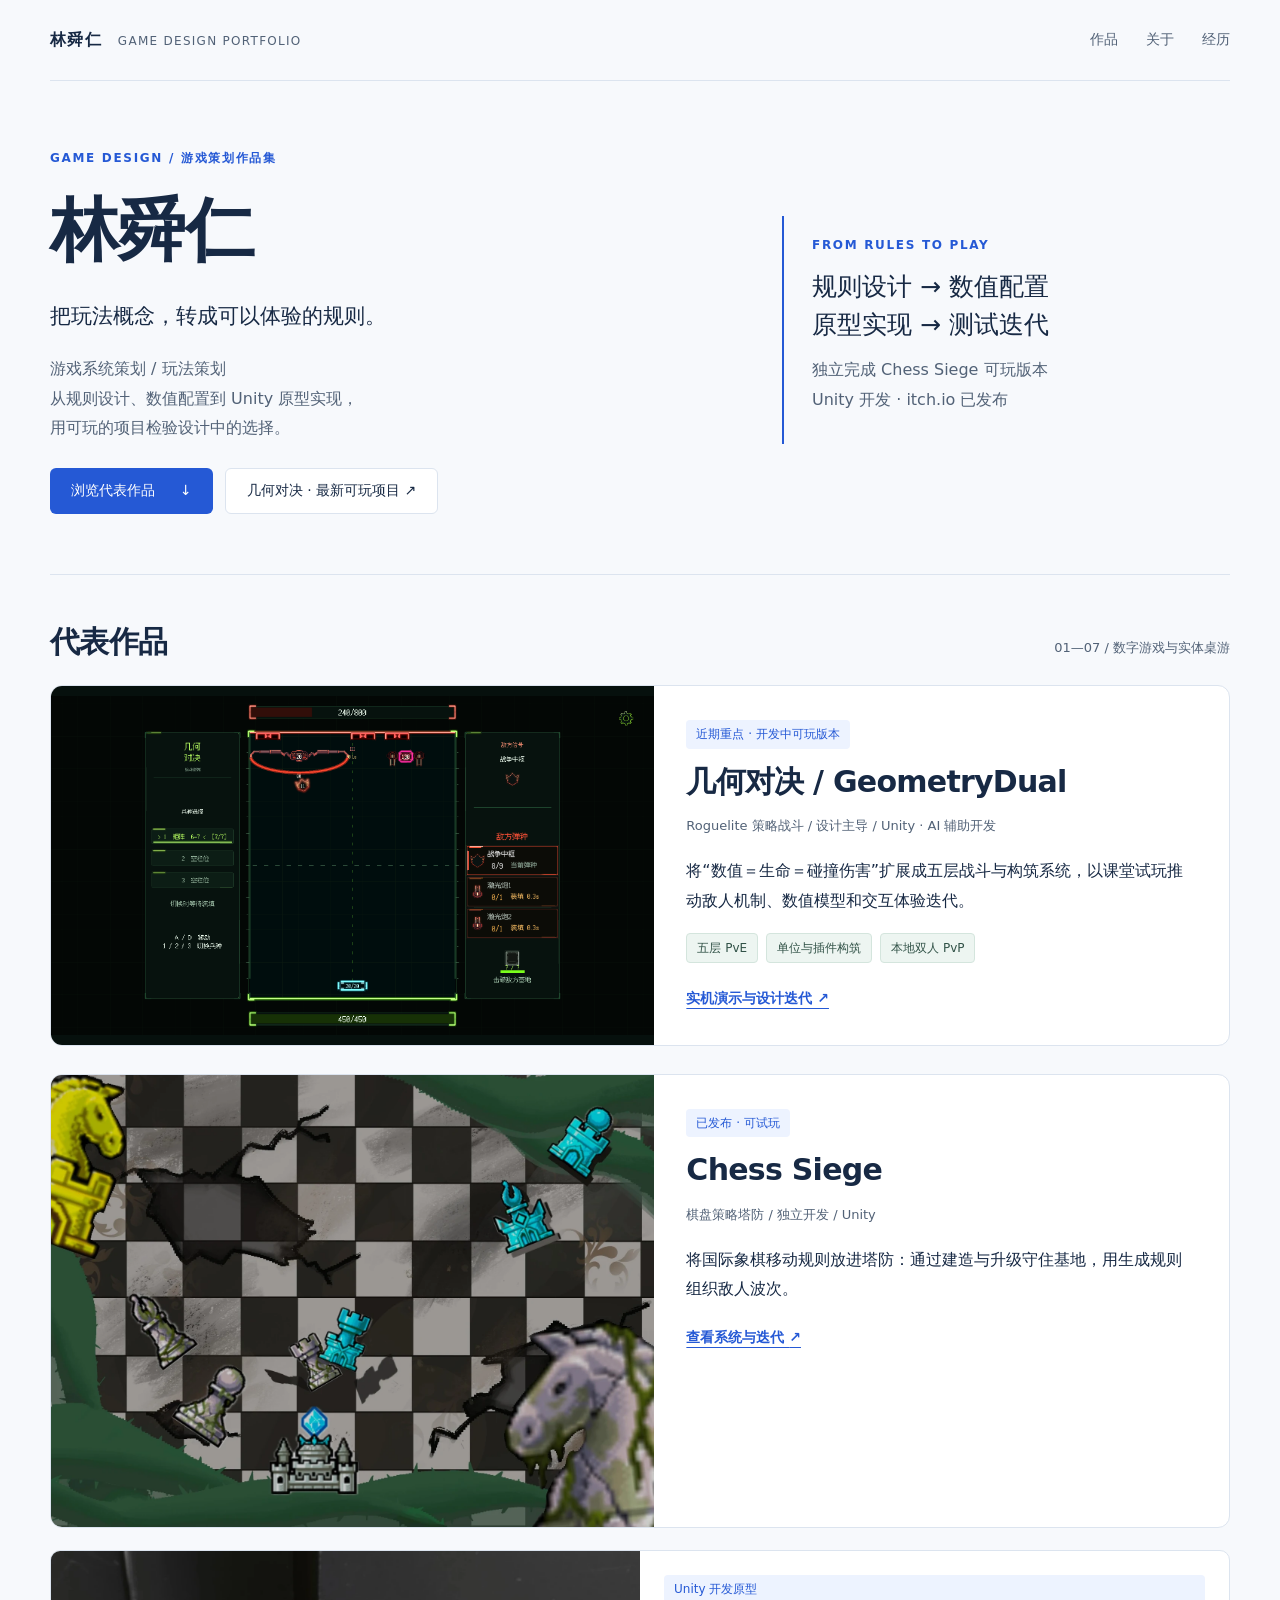
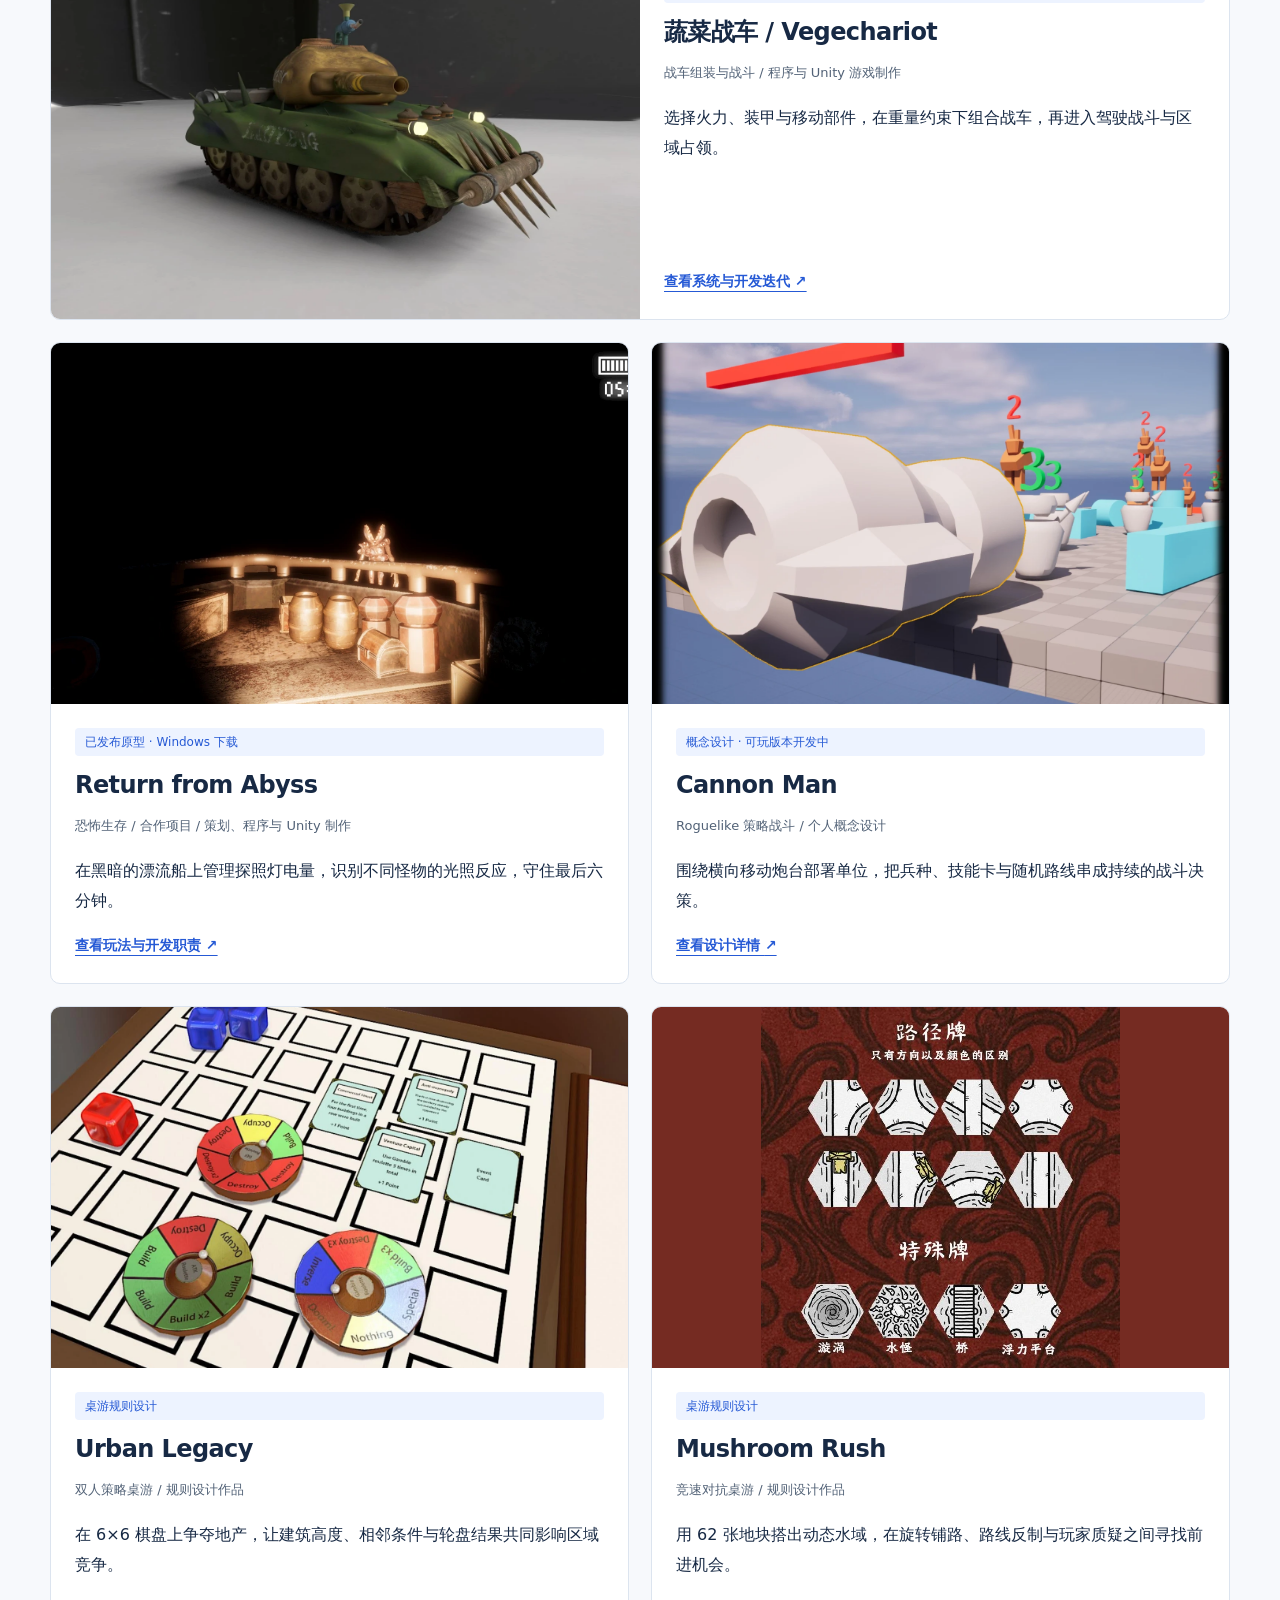
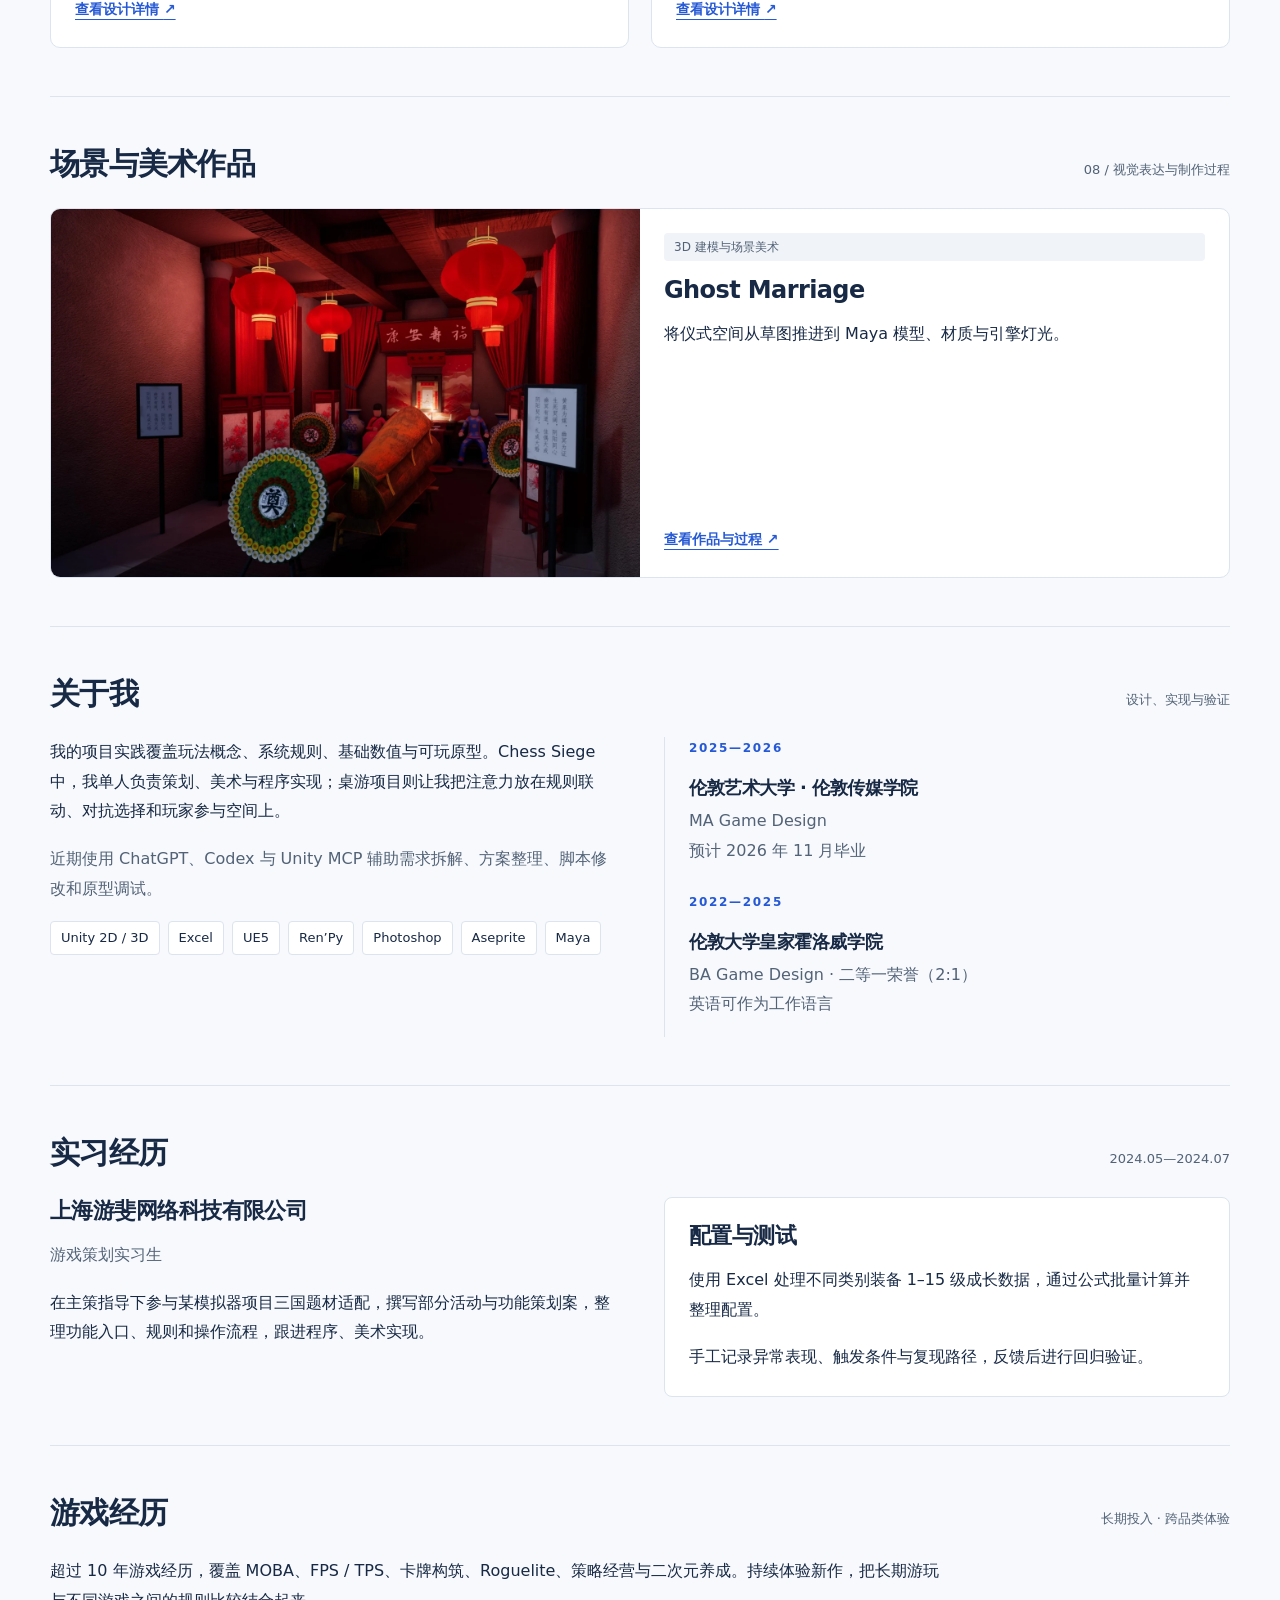
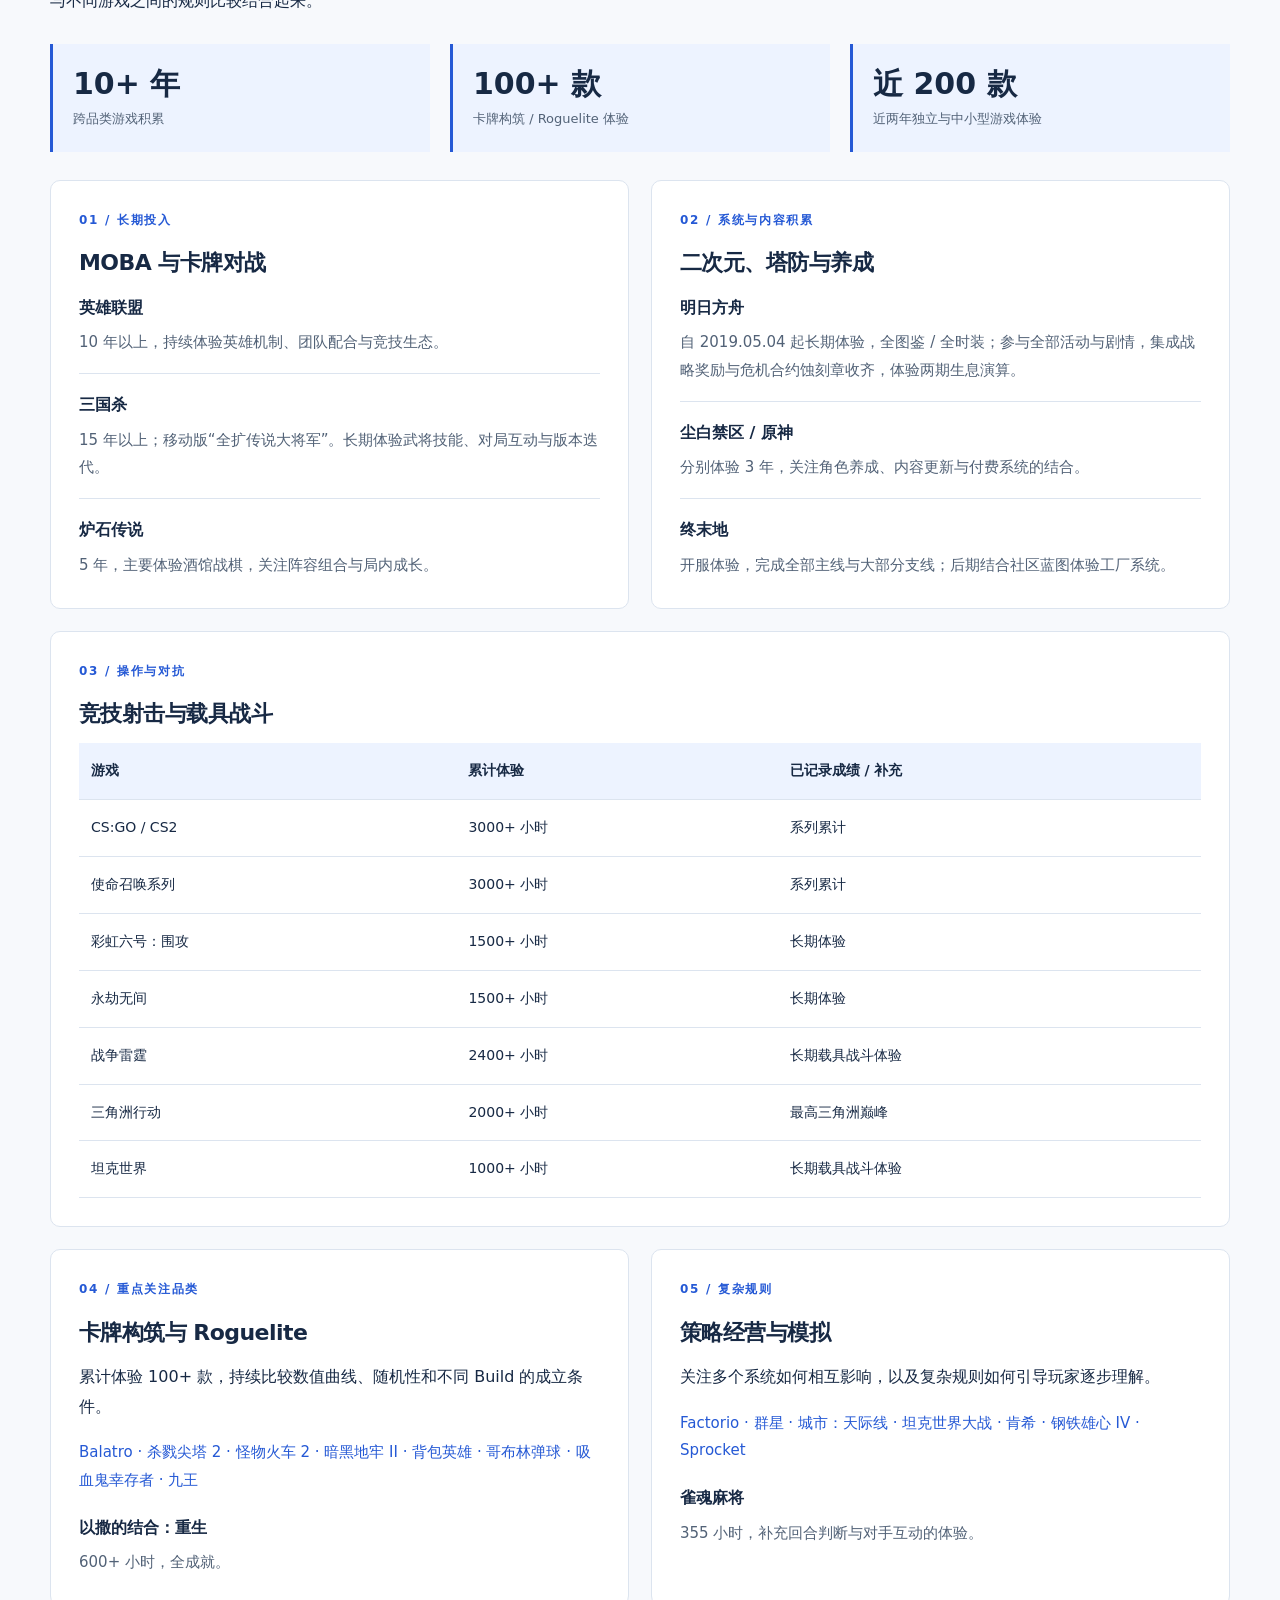
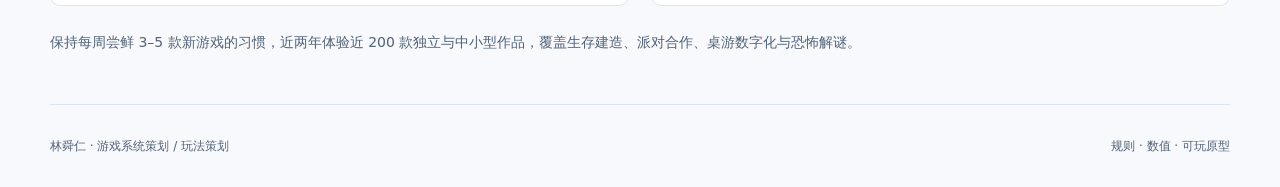
<file: site/index.html>
<!doctype html><html lang="zh-CN"><head><meta charset="utf-8"><meta name="viewport" content="width=device-width,initial-scale=1"><meta name="description" content="游戏策划作品集：林舜仁的游戏系统策划与玩法策划作品集，展示规则、数值配置和可玩原型。"><meta name="robots" content="noindex"><title>游戏策划作品集｜林舜仁</title><link rel="icon" type="image/svg+xml" href="assets/favicon.svg"><link rel="stylesheet" href="assets/style.css"><link rel="stylesheet" href="assets/geometry.css"></head><body><a class="skip" href="#main">跳到正文</a><header class="wrap top"><a class="brand" href="index.html">林舜仁<span>GAME DESIGN PORTFOLIO</span></a><nav aria-label="主导航"><a href="index.html#projects">作品</a><a href="index.html#about">关于</a><a href="index.html#experience">经历</a></nav></header><main id="main" class="wrap"><section class="hero"><div><p class="eyebrow">GAME DESIGN / 游戏策划作品集</p><h1>林舜仁</h1><p class="lead">把玩法概念，转成可以体验的规则。</p><p class="intro">游戏系统策划 / 玩法策划<br>从规则设计、数值配置到 Unity 原型实现，<br>用可玩的项目检验设计中的选择。</p><div class="actions"><a class="button" href="#projects">浏览代表作品 <span aria-hidden="true">↓</span></a><a class="button secondary" href="projects/geometry-dual.html">几何对决 · 最新可玩项目 ↗</a></div></div><aside class="hero-note"><p class="eyebrow">FROM RULES TO PLAY</p><p class="large">规则设计 → 数值配置<br>原型实现 → 测试迭代</p><p class="muted">独立完成 Chess Siege 可玩版本<br>Unity 开发 · itch.io 已发布</p></aside></section><section id="projects" class="section"><div class="section-head"><h2>代表作品</h2><span>01—07 / 数字游戏与实体桌游</span></div><!-- geometry-feature:start --><article class="featured gd-feature"><a class="feature-art" href="projects/geometry-dual.html" aria-label="查看几何对决项目"><img src="assets/works/geometry-boss.webp" width="1280" height="720" alt="几何对决的战争中枢实机战斗：双兵营、护盾与激光" loading="lazy"></a><div class="card-body"><span class="tag">近期重点 · 开发中可玩版本</span><h3>几何对决 / GeometryDual</h3><p class="meta">Roguelite 策略战斗 / 设计主导 / Unity · AI 辅助开发</p><p>将“数值＝生命＝碰撞伤害”扩展成五层战斗与构筑系统，以课堂试玩推动敌人机制、数值模型和交互体验迭代。</p><div class="gd-chips"><span>五层 PvE</span><span>单位与插件构筑</span><span>本地双人 PvP</span></div><a class="detail-link" href="projects/geometry-dual.html">实机演示与设计迭代 ↗</a></div></article><!-- geometry-feature:end --><article class="featured"><div class="feature-art"><img src="assets/works/chess-cover.webp" alt="Chess Siege 原作品主视觉" width="1600" height="1199" loading="lazy"></div><div class="card-body"><span class="tag">已发布 · 可试玩</span><h3>Chess Siege</h3><p class="meta">棋盘策略塔防 / 独立开发 / Unity</p><p>将国际象棋移动规则放进塔防：通过建造与升级守住基地，用生成规则组织敌人波次。</p><a class="detail-link" href="projects/chess-siege.html">查看系统与迭代 <span aria-hidden="true">↗</span></a></div></article><div class="cards"><article class="card vege-card"><div class="feature-art"><img src="assets/works/vegechariot-cover.webp" width="1600" height="888" alt="蔬菜战车项目封面：由蔬菜部件组合的战车" loading="lazy"></div><div class="card-body"><span class="tag">Unity 开发原型</span><h3>蔬菜战车 / Vegechariot</h3><p class="meta">战车组装与战斗 / 程序与 Unity 游戏制作</p><p>选择火力、装甲与移动部件，在重量约束下组合战车，再进入驾驶战斗与区域占领。</p><a class="detail-link" href="projects/vegechariot.html">查看系统与开发迭代 ↗</a></div></article><article class="card"><div class="feature-art"><img src="assets/works/abyss-cover.webp" width="1009" height="560" alt="Return from Abyss 的甲板与怪物游戏画面" loading="lazy"></div><div class="card-body"><span class="tag">已发布原型 · Windows 下载</span><h3>Return from Abyss</h3><p class="meta">恐怖生存 / 合作项目 / 策划、程序与 Unity 制作</p><p>在黑暗的漂流船上管理探照灯电量，识别不同怪物的光照反应，守住最后六分钟。</p><a class="detail-link" href="projects/return-from-abyss.html">查看玩法与开发职责 ↗</a></div></article><article class="card"><div class="feature-art"><img src="assets/works/cannon-cover.webp" alt="Cannon Man 概念主视觉" width="1559" height="1400" loading="lazy"></div><div class="card-body"><span class="tag">概念设计 · 可玩版本开发中</span><h3>Cannon Man</h3><p class="meta">Roguelike 策略战斗 / 个人概念设计</p><p>围绕横向移动炮台部署单位，把兵种、技能卡与随机路线串成持续的战斗决策。</p><a class="detail-link" href="projects/cannon-man.html">查看设计详情 <span aria-hidden="true">↗</span></a></div></article><article class="card"><div class="feature-art"><img src="assets/works/urban-cover.webp" alt="Urban Legacy 棋盘与组件" width="1464" height="1342" loading="lazy"></div><div class="card-body"><span class="tag">桌游规则设计</span><h3>Urban Legacy</h3><p class="meta">双人策略桌游 / 规则设计作品</p><p>在 6×6 棋盘上争夺地产，让建筑高度、相邻条件与轮盘结果共同影响区域竞争。</p><a class="detail-link" href="projects/urban-legacy.html">查看设计详情 <span aria-hidden="true">↗</span></a></div></article><article class="card"><div class="feature-art"><img src="assets/works/mushroom-cover.webp" alt="Mushroom Rush 原规则中的地块设计" width="660" height="662" loading="lazy"></div><div class="card-body"><span class="tag">桌游规则设计</span><h3>Mushroom Rush</h3><p class="meta">竞速对抗桌游 / 规则设计作品</p><p>用 62 张地块搭出动态水域，在旋转铺路、路线反制与玩家质疑之间寻找前进机会。</p><a class="detail-link" href="projects/mushroom-rush.html">查看设计详情 <span aria-hidden="true">↗</span></a></div></article></div></section><section id="visual-works" class="section"><div class="section-head"><h2>场景与美术作品</h2><span>08 / 视觉表达与制作过程</span></div><div class="art-cards"><article class="card"><div class="feature-art"><img src="assets/works/ghost-cover.webp" width="1600" height="900" alt="Ghost Marriage 最终作品画面" loading="lazy"></div><div class="card-body"><span class="tag neutral">3D 建模与场景美术</span><h3>Ghost Marriage</h3><p>将仪式空间从草图推进到 Maya 模型、材质与引擎灯光。</p><a class="detail-link" href="projects/ghost-marriage.html">查看作品与过程 ↗</a></div></article></div></section><section id="about" class="section"><div class="section-head"><h2>关于我</h2><span>设计、实现与验证</span></div><div class="split"><div><p>我的项目实践覆盖玩法概念、系统规则、基础数值与可玩原型。Chess Siege 中，我单人负责策划、美术与程序实现；桌游项目则让我把注意力放在规则联动、对抗选择和玩家参与空间上。</p><p class="muted">近期使用 ChatGPT、Codex 与 Unity MCP 辅助需求拆解、方案整理、脚本修改和原型调试。</p><div class="tools"><span>Unity 2D / 3D</span><span>Excel</span><span>UE5</span><span>Ren’Py</span><span>Photoshop</span><span>Aseprite</span><span>Maya</span></div></div><div class="timeline"><article><p class="eyebrow">2025—2026</p><h3>伦敦艺术大学 · 伦敦传媒学院</h3><p class="muted">MA Game Design<br>预计 2026 年 11 月毕业</p></article><article><p class="eyebrow">2022—2025</p><h3>伦敦大学皇家霍洛威学院</h3><p class="muted">BA Game Design · 二等一荣誉（2:1）<br>英语可作为工作语言</p></article></div></div></section><section id="experience" class="section"><div class="section-head"><h2>实习经历</h2><span>2024.05—2024.07</span></div><div class="split"><div><h3>上海游斐网络科技有限公司</h3><p class="muted">游戏策划实习生</p><p>在主策指导下参与某模拟器项目三国题材适配，撰写部分活动与功能策划案，整理功能入口、规则和操作流程，跟进程序、美术实现。</p></div><div class="block"><h3>配置与测试</h3><p>使用 Excel 处理不同类别装备 1–15 级成长数据，通过公式批量计算并整理配置。</p><p>手工记录异常表现、触发条件与复现路径，反馈后进行回归验证。</p></div></div></section><section id="games" class="section"><div class="section-head"><h2>游戏经历</h2><span>长期投入 · 跨品类体验</span></div>
<p class="experience-intro">超过 10 年游戏经历，覆盖 MOBA、FPS / TPS、卡牌构筑、Roguelite、策略经营与二次元养成。持续体验新作，把长期游玩与不同游戏之间的规则比较结合起来。</p>
<div class="experience-stats"><div><strong>10+ 年</strong><span>跨品类游戏积累</span></div><div><strong>100+ 款</strong><span>卡牌构筑 / Roguelite 体验</span></div><div><strong>近 200 款</strong><span>近两年独立与中小型游戏体验</span></div></div>
<div class="experience-grid">
<article class="experience-card"><p class="eyebrow">01 / 长期投入</p><h3>MOBA 与卡牌对战</h3><dl class="experience-list"><div><dt>英雄联盟</dt><dd>10 年以上，持续体验英雄机制、团队配合与竞技生态。</dd></div><div><dt>三国杀</dt><dd>15 年以上；移动版“全扩传说大将军”。长期体验武将技能、对局互动与版本迭代。</dd></div><div><dt>炉石传说</dt><dd>5 年，主要体验酒馆战棋，关注阵容组合与局内成长。</dd></div></dl></article>
<article class="experience-card"><p class="eyebrow">02 / 系统与内容积累</p><h3>二次元、塔防与养成</h3><dl class="experience-list"><div><dt>明日方舟</dt><dd>自 2019.05.04 起长期体验，全图鉴 / 全时装；参与全部活动与剧情，集成战略奖励与危机合约蚀刻章收齐，体验两期生息演算。</dd></div><div><dt>尘白禁区 / 原神</dt><dd>分别体验 3 年，关注角色养成、内容更新与付费系统的结合。</dd></div><div><dt>终末地</dt><dd>开服体验，完成全部主线与大部分支线；后期结合社区蓝图体验工厂系统。</dd></div></dl></article>
<article class="experience-card experience-wide"><p class="eyebrow">03 / 操作与对抗</p><h3>竞技射击与载具战斗</h3><div class="table-wrap"><table><thead><tr><th scope="col">游戏</th><th scope="col">累计体验</th><th scope="col">已记录成绩 / 补充</th></tr></thead><tbody>
<tr><td>CS:GO / CS2</td><td>3000+ 小时</td><td>系列累计</td></tr><tr><td>使命召唤系列</td><td>3000+ 小时</td><td>系列累计</td></tr><tr><td>彩虹六号：围攻</td><td>1500+ 小时</td><td>长期体验</td></tr><tr><td>永劫无间</td><td>1500+ 小时</td><td>长期体验</td></tr><tr><td>战争雷霆</td><td>2400+ 小时</td><td>长期载具战斗体验</td></tr><tr><td>三角洲行动</td><td>2000+ 小时</td><td>最高三角洲巅峰</td></tr><tr><td>坦克世界</td><td>1000+ 小时</td><td>长期载具战斗体验</td></tr>
</tbody></table></div></article>
<article class="experience-card"><p class="eyebrow">04 / 重点关注品类</p><h3>卡牌构筑与 Roguelite</h3><p>累计体验 100+ 款，持续比较数值曲线、随机性和不同 Build 的成立条件。</p><p class="game-titles">Balatro · 杀戮尖塔 2 · 怪物火车 2 · 暗黑地牢 II · 背包英雄 · 哥布林弹球 · 吸血鬼幸存者 · 九王</p><dl class="experience-list"><div><dt>以撒的结合：重生</dt><dd>600+ 小时，全成就。</dd></div></dl></article>
<article class="experience-card"><p class="eyebrow">05 / 复杂规则</p><h3>策略经营与模拟</h3><p>关注多个系统如何相互影响，以及复杂规则如何引导玩家逐步理解。</p><p class="game-titles">Factorio · 群星 · 城市：天际线 · 坦克世界大战 · 肯希 · 钢铁雄心 IV · Sprocket</p><dl class="experience-list"><div><dt>雀魂麻将</dt><dd>355 小时，补充回合判断与对手互动的体验。</dd></div></dl></article>
</div><p class="experience-closing">保持每周尝鲜 3–5 款新游戏的习惯，近两年体验近 200 款独立与中小型作品，覆盖生存建造、派对合作、桌游数字化与恐怖解谜。</p></section></main><footer class="wrap"><span>林舜仁 · 游戏系统策划 / 玩法策划</span><span>规则 · 数值 · 可玩原型</span></footer></body></html>
</file>
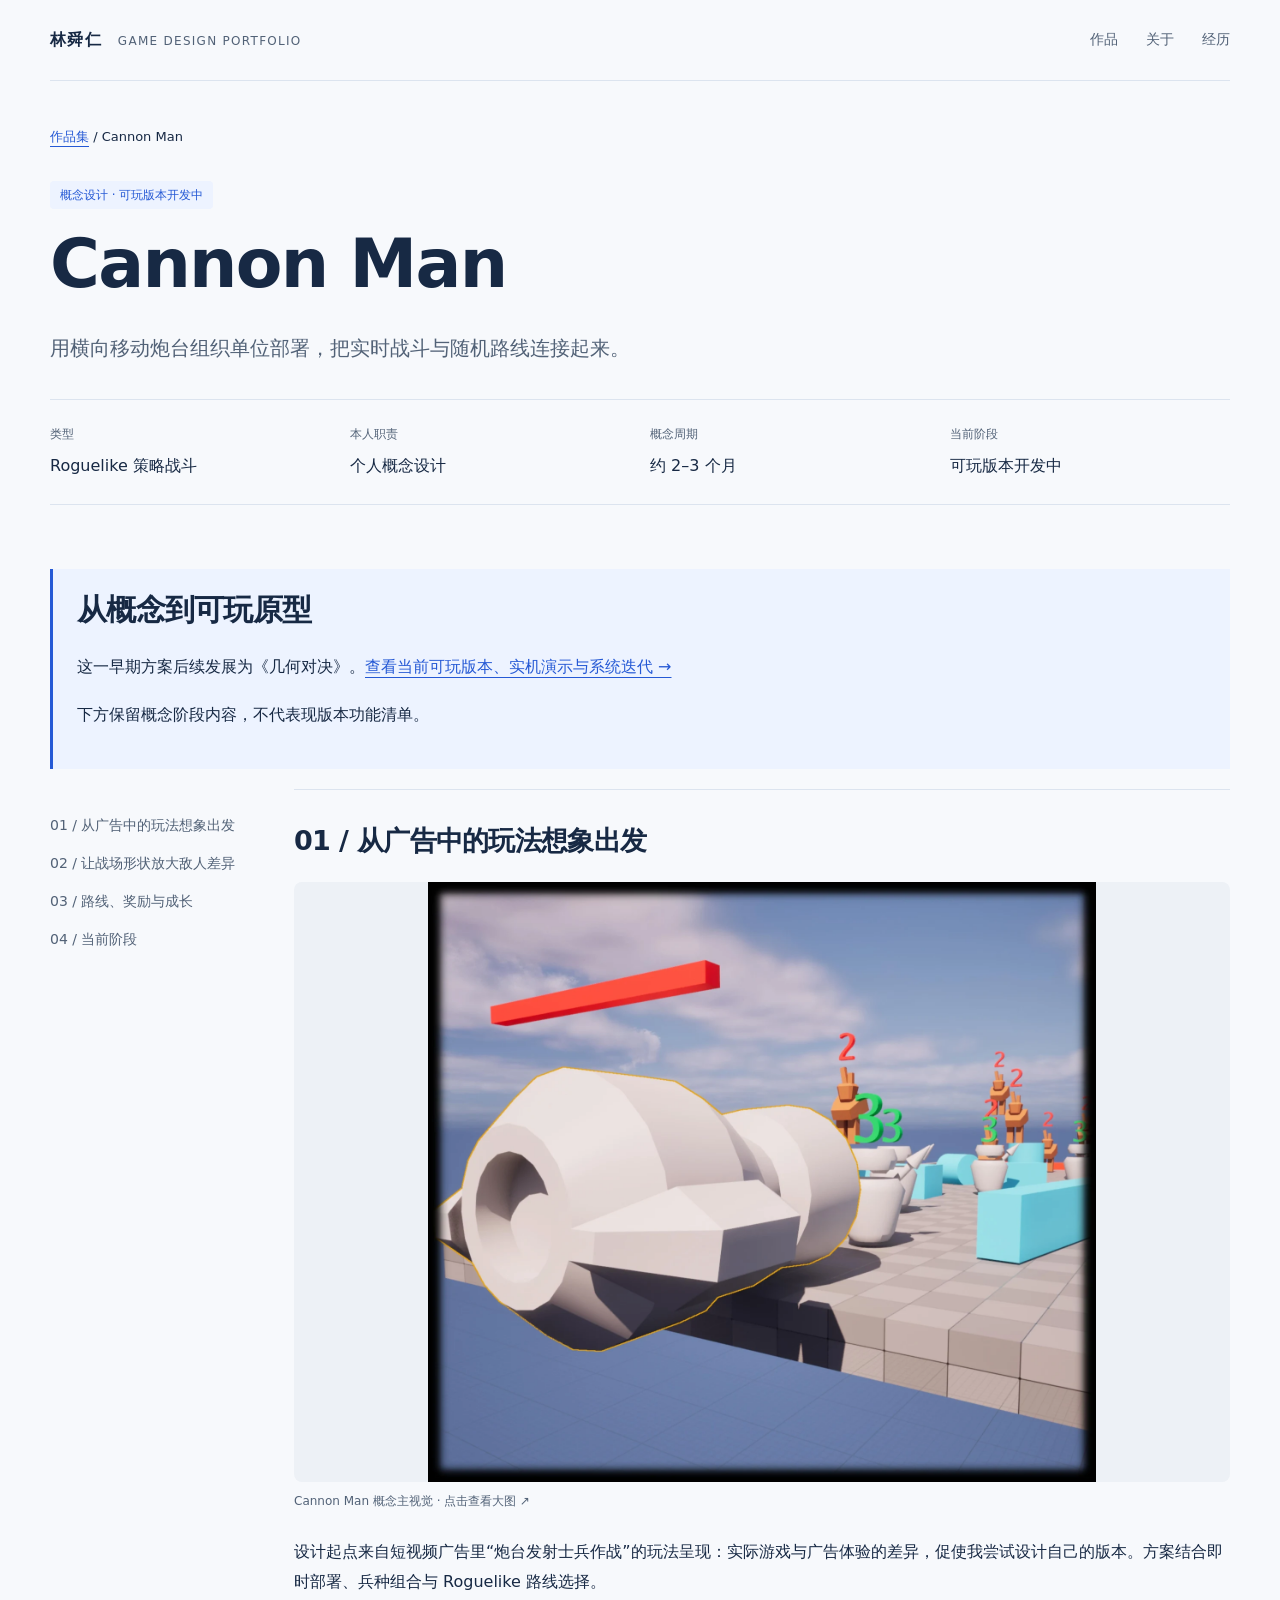
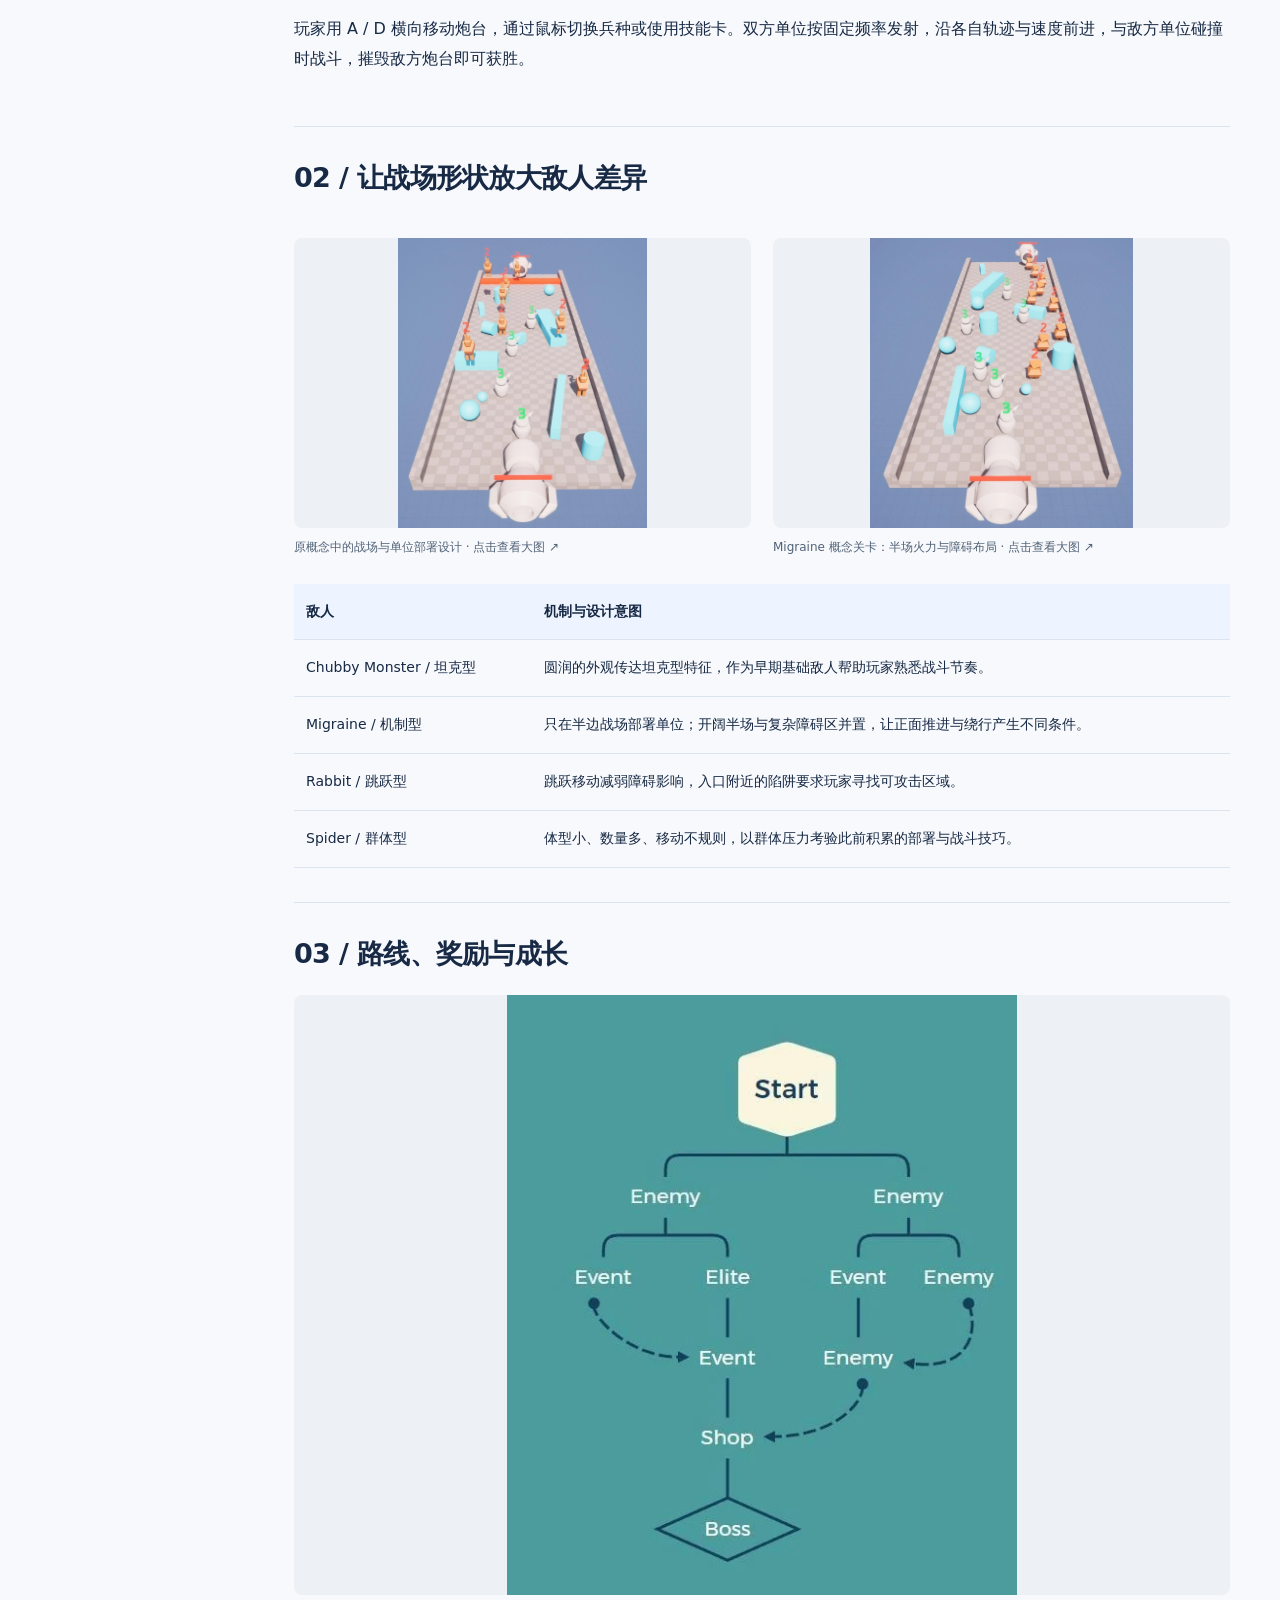
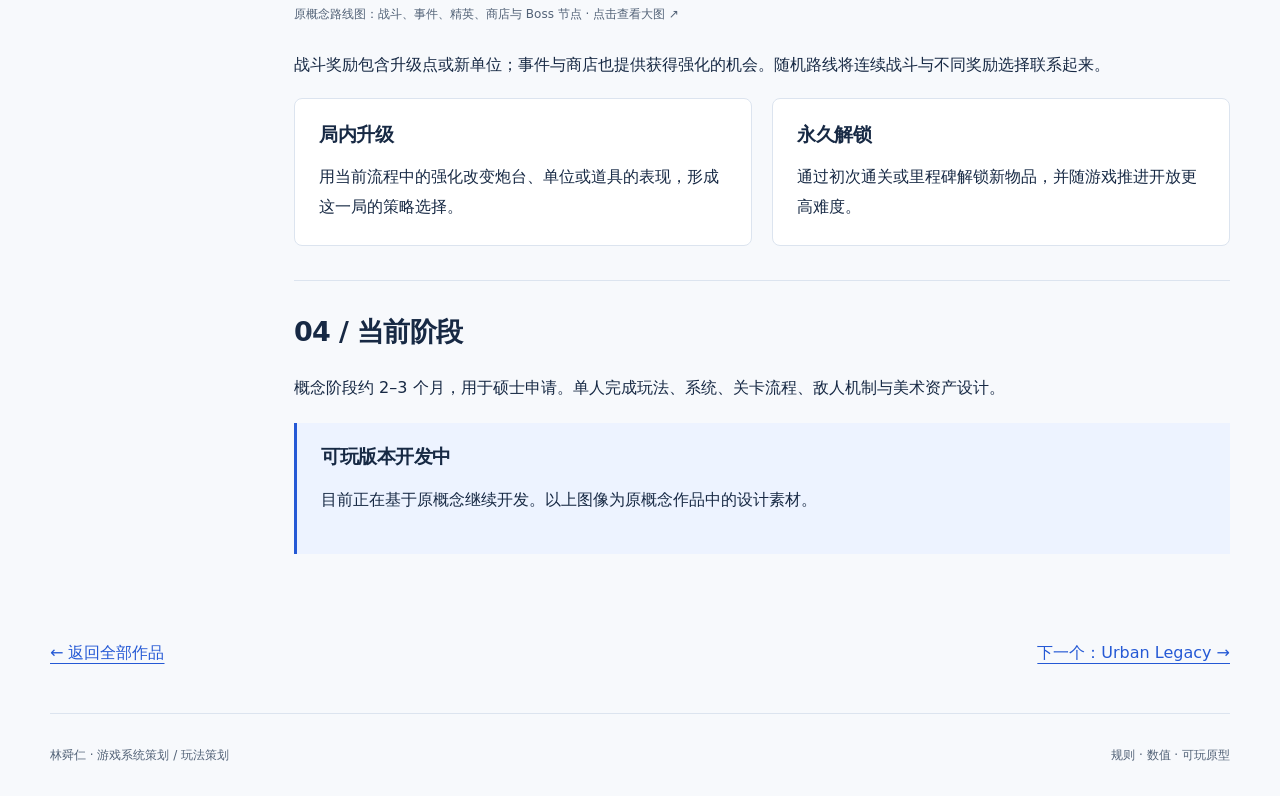
<file: site/projects/cannon-man.html>
<!doctype html><html lang="zh-CN"><head><meta charset="utf-8"><meta name="viewport" content="width=device-width,initial-scale=1"><meta name="description" content="Cannon Man：林舜仁的游戏系统策划与玩法策划作品集，展示规则、数值配置和可玩原型。"><meta name="robots" content="noindex"><title>Cannon Man｜林舜仁</title><link rel="icon" type="image/svg+xml" href="../assets/favicon.svg"><link rel="stylesheet" href="../assets/style.css"></head><body><a class="skip" href="#main">跳到正文</a><header class="wrap top"><a class="brand" href="../index.html">林舜仁<span>GAME DESIGN PORTFOLIO</span></a><nav aria-label="主导航"><a href="../index.html#projects">作品</a><a href="../index.html#about">关于</a><a href="../index.html#experience">经历</a></nav></header><main id="main" class="wrap"><section class="detail-hero"><p class="breadcrumb"><a href="../index.html#projects">作品集</a> / Cannon Man</p><span class="tag">概念设计 · 可玩版本开发中</span><h1>Cannon Man</h1><p class="intro">用横向移动炮台组织单位部署，把实时战斗与随机路线连接起来。</p><dl class="facts"><div><dt>类型</dt><dd>Roguelike 策略战斗</dd></div><div><dt>本人职责</dt><dd>个人概念设计</dd></div><div><dt>概念周期</dt><dd>约 2–3 个月</dd></div><div><dt>当前阶段</dt><dd>可玩版本开发中</dd></div></dl></section><!-- geometry-continuation --><aside class="callout"><h2>从概念到可玩原型</h2><p>这一早期方案后续发展为《几何对决》。<a href="geometry-dual.html">查看当前可玩版本、实机演示与系统迭代 →</a></p><p>下方保留概念阶段内容，不代表现版本功能清单。</p></aside><div class="detail-layout"><nav class="toc" aria-label="本页目录"><a href="#concept">01 / 从广告中的玩法想象出发</a><a href="#battle">02 / 让战场形状放大敌人差异</a><a href="#growth">03 / 路线、奖励与成长</a><a href="#status">04 / 当前阶段</a></nav><div class="prose"><section id="concept" class="section"><h2>01 / 从广告中的玩法想象出发</h2><figure class="work-photo"><a href="../assets/works/cannon-cover.webp" target="_blank" rel="noopener" aria-label="查看大图：Cannon Man 概念主视觉（新标签页）"><img src="../assets/works/cannon-cover.webp" width="1559" height="1400" alt="Cannon Man 概念主视觉" loading="lazy"></a><figcaption>Cannon Man 概念主视觉 · 点击查看大图 ↗</figcaption></figure><p>设计起点来自短视频广告里“炮台发射士兵作战”的玩法呈现：实际游戏与广告体验的差异，促使我尝试设计自己的版本。方案结合即时部署、兵种组合与 Roguelike 路线选择。</p><p>玩家用 A / D 横向移动炮台，通过鼠标切换兵种或使用技能卡。双方单位按固定频率发射，沿各自轨迹与速度前进，与敌方单位碰撞时战斗，摧毁敌方炮台即可获胜。</p></section><section id="battle" class="section"><h2>02 / 让战场形状放大敌人差异</h2><div class="gallery"><figure class="work-photo"><a href="../assets/works/cannon-battle.webp" target="_blank" rel="noopener" aria-label="查看大图：原概念中的战场与单位部署设计（新标签页）"><img src="../assets/works/cannon-battle.webp" width="1012" height="1181" alt="原概念中的战场与单位部署设计" loading="lazy"></a><figcaption>原概念中的战场与单位部署设计 · 点击查看大图 ↗</figcaption></figure><figure class="work-photo"><a href="../assets/works/cannon-migraine.webp" target="_blank" rel="noopener" aria-label="查看大图：Migraine 概念关卡：半场火力与障碍布局（新标签页）"><img src="../assets/works/cannon-migraine.webp" width="1100" height="1212" alt="Migraine 概念关卡：半场火力与障碍布局" loading="lazy"></a><figcaption>Migraine 概念关卡：半场火力与障碍布局 · 点击查看大图 ↗</figcaption></figure></div><div class="table-wrap"><table><thead><tr><th scope="col">敌人</th><th scope="col">机制与设计意图</th></tr></thead><tbody><tr><td>Chubby Monster / 坦克型</td><td>圆润的外观传达坦克型特征，作为早期基础敌人帮助玩家熟悉战斗节奏。</td></tr><tr><td>Migraine / 机制型</td><td>只在半边战场部署单位；开阔半场与复杂障碍区并置，让正面推进与绕行产生不同条件。</td></tr><tr><td>Rabbit / 跳跃型</td><td>跳跃移动减弱障碍影响，入口附近的陷阱要求玩家寻找可攻击区域。</td></tr><tr><td>Spider / 群体型</td><td>体型小、数量多、移动不规则，以群体压力考验此前积累的部署与战斗技巧。</td></tr></tbody></table></div></section><section id="growth" class="section"><h2>03 / 路线、奖励与成长</h2><figure class="work-photo"><a href="../assets/works/cannon-route.webp" target="_blank" rel="noopener" aria-label="查看大图：原概念路线图：战斗、事件、精英、商店与 Boss 节点（新标签页）"><img src="../assets/works/cannon-route.webp" width="525" height="617" alt="原概念路线图：战斗、事件、精英、商店与 Boss 节点" loading="lazy"></a><figcaption>原概念路线图：战斗、事件、精英、商店与 Boss 节点 · 点击查看大图 ↗</figcaption></figure><p>战斗奖励包含升级点或新单位；事件与商店也提供获得强化的机会。随机路线将连续战斗与不同奖励选择联系起来。</p><div class="split"><article class="block"><h3>局内升级</h3><p>用当前流程中的强化改变炮台、单位或道具的表现，形成这一局的策略选择。</p></article><article class="block"><h3>永久解锁</h3><p>通过初次通关或里程碑解锁新物品，并随游戏推进开放更高难度。</p></article></div></section><section id="status" class="section"><h2>04 / 当前阶段</h2><p>概念阶段约 2–3 个月，用于硕士申请。单人完成玩法、系统、关卡流程、敌人机制与美术资产设计。</p><div class="callout"><h3>可玩版本开发中</h3><p>目前正在基于原概念继续开发。以上图像为原概念作品中的设计素材。</p></div></section></div></div><div class="next"><a href="../index.html#projects">← 返回全部作品</a><a href="urban-legacy.html">下一个：Urban Legacy →</a></div></main><footer class="wrap"><span>林舜仁 · 游戏系统策划 / 玩法策划</span><span>规则 · 数值 · 可玩原型</span></footer></body></html>
</file>
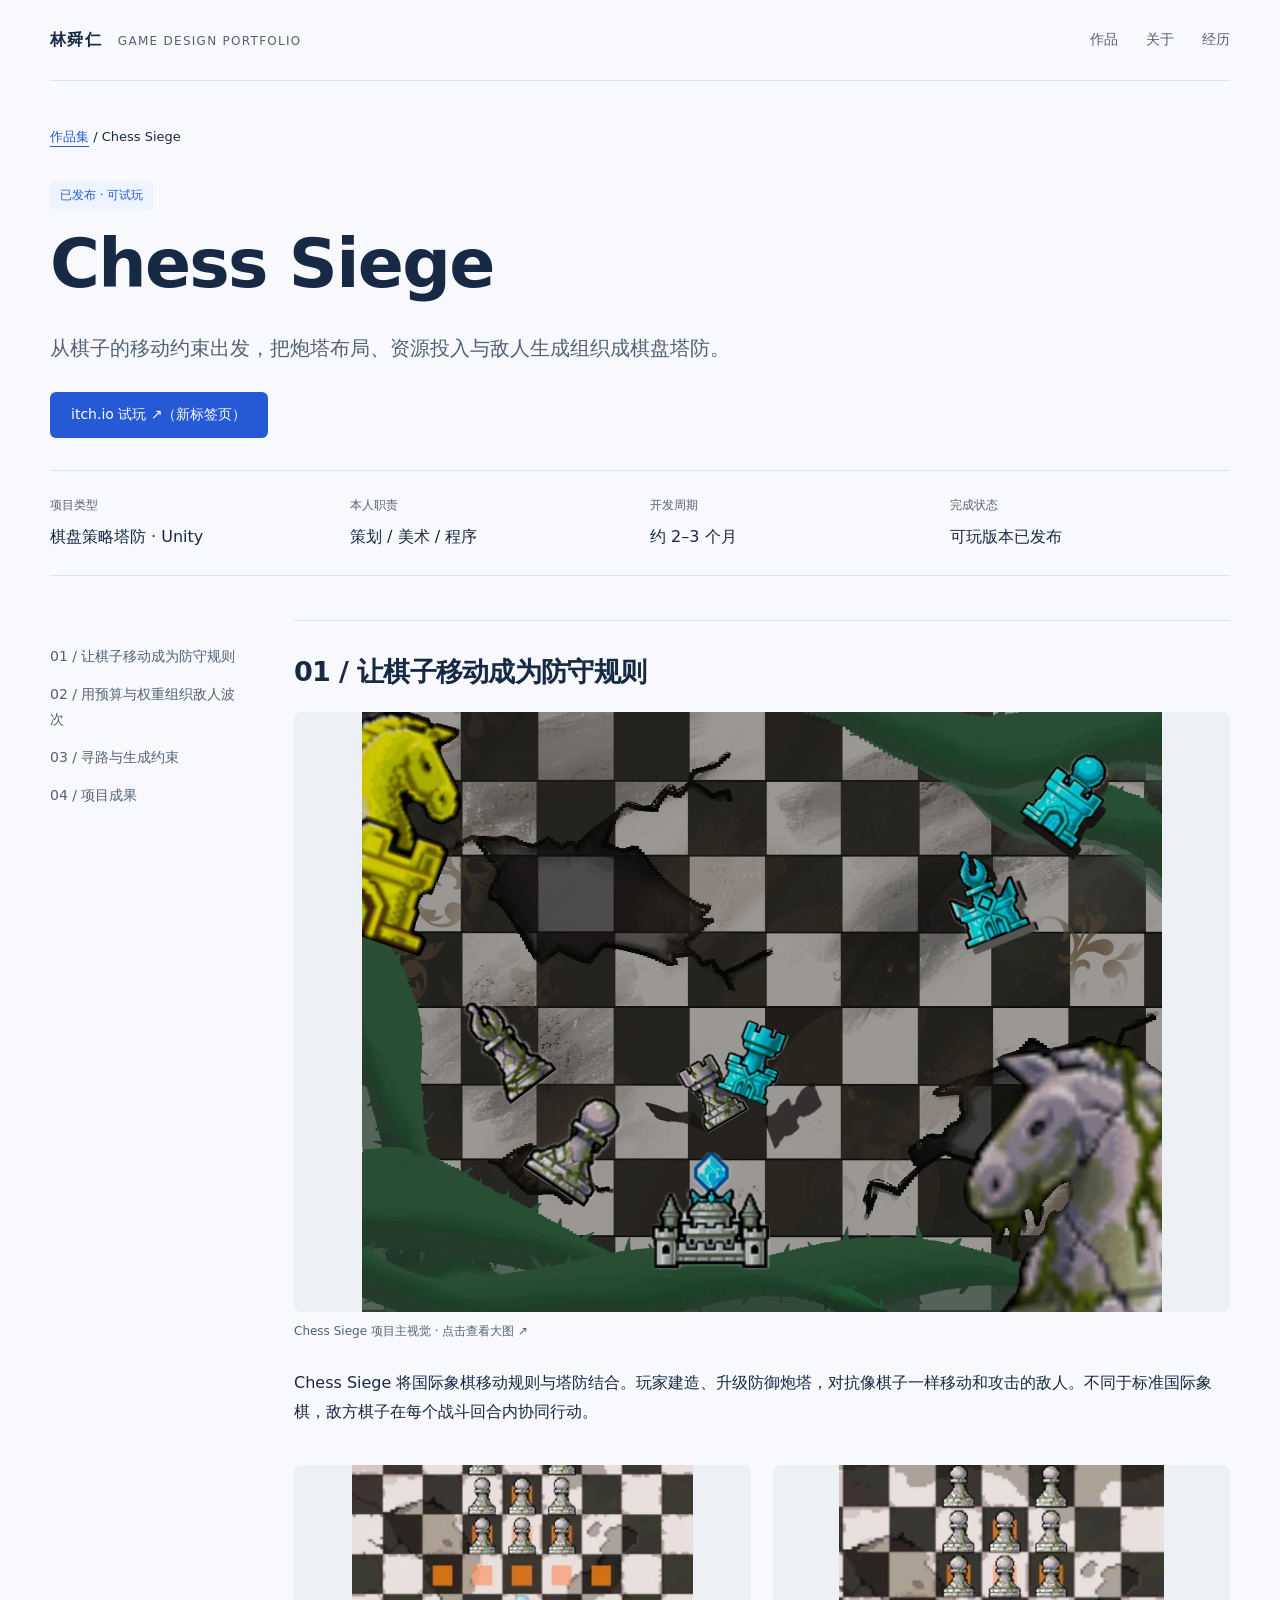
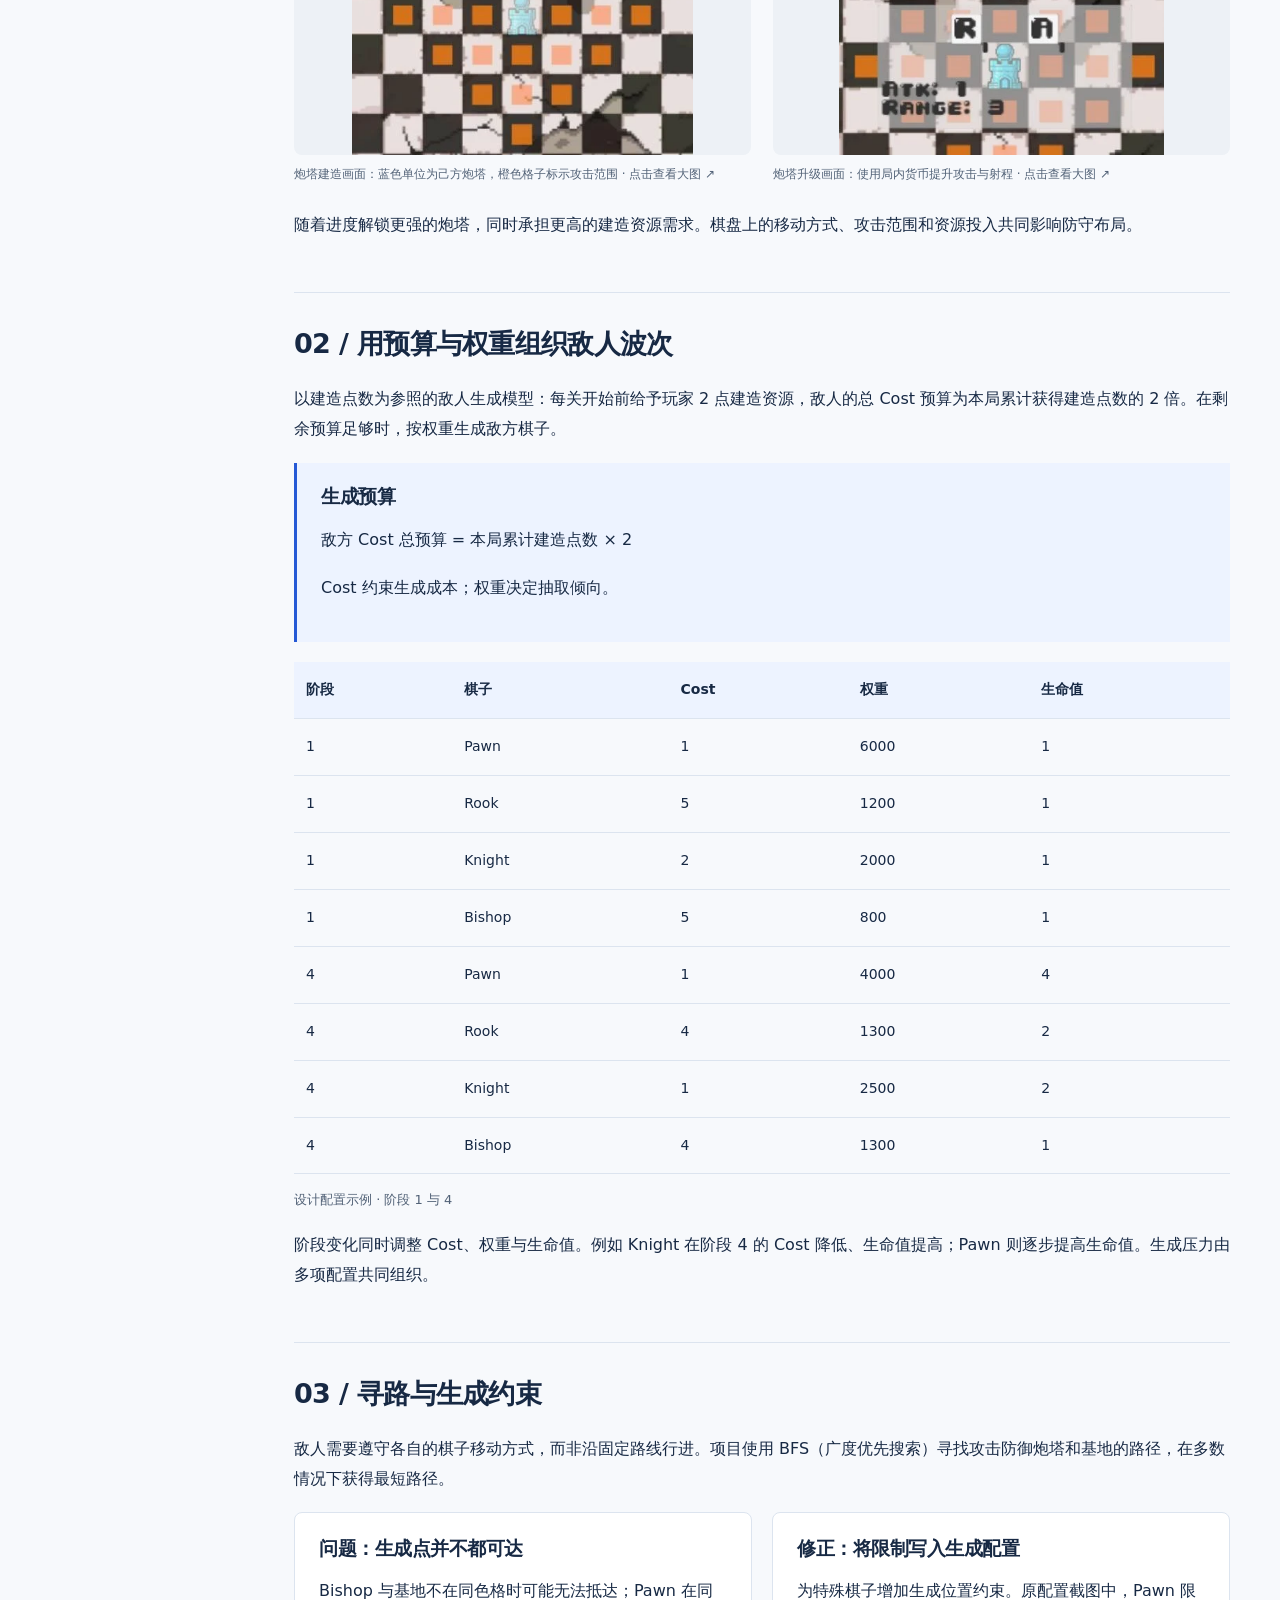
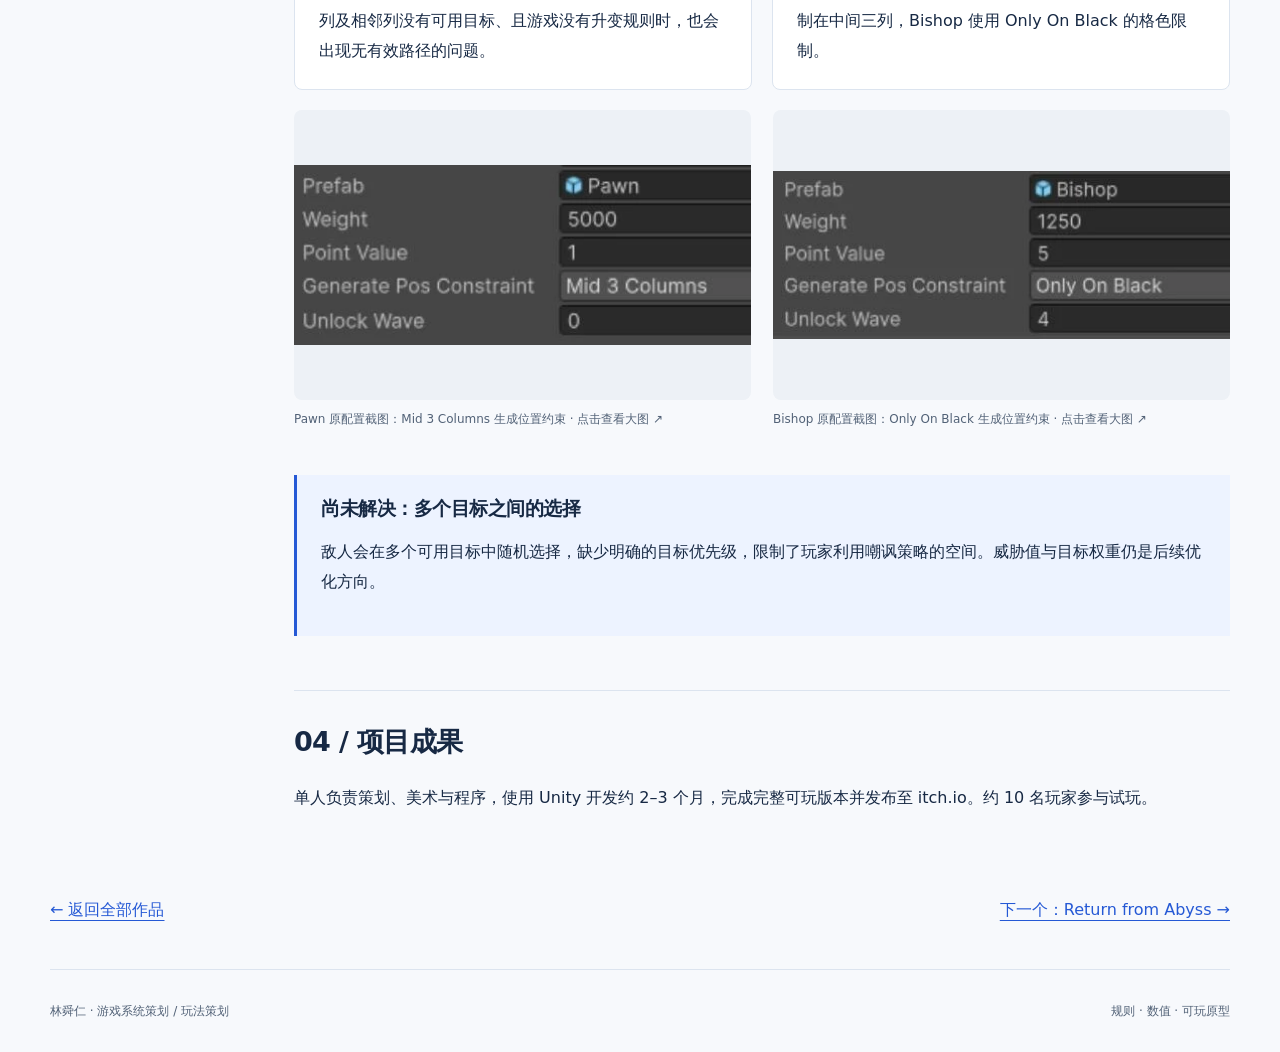
<file: site/projects/chess-siege.html>
<!doctype html><html lang="zh-CN"><head><meta charset="utf-8"><meta name="viewport" content="width=device-width,initial-scale=1"><meta name="description" content="Chess Siege：林舜仁的游戏系统策划与玩法策划作品集，展示规则、数值配置和可玩原型。"><meta name="robots" content="noindex"><title>Chess Siege｜林舜仁</title><link rel="icon" type="image/svg+xml" href="../assets/favicon.svg"><link rel="stylesheet" href="../assets/style.css"></head><body><a class="skip" href="#main">跳到正文</a><header class="wrap top"><a class="brand" href="../index.html">林舜仁<span>GAME DESIGN PORTFOLIO</span></a><nav aria-label="主导航"><a href="../index.html#projects">作品</a><a href="../index.html#about">关于</a><a href="../index.html#experience">经历</a></nav></header><main id="main" class="wrap"><section class="detail-hero"><p class="breadcrumb"><a href="../index.html#projects">作品集</a> / Chess Siege</p><span class="tag">已发布 · 可试玩</span><h1>Chess Siege</h1><p class="intro">从棋子的移动约束出发，把炮塔布局、资源投入与敌人生成组织成棋盘塔防。</p><div class="actions"><a class="button" href="https://tatksyy.itch.io/chess-siege" target="_blank" rel="noopener noreferrer">itch.io 试玩 ↗（新标签页）</a></div><dl class="facts"><div><dt>项目类型</dt><dd>棋盘策略塔防 · Unity</dd></div><div><dt>本人职责</dt><dd>策划 / 美术 / 程序</dd></div><div><dt>开发周期</dt><dd>约 2–3 个月</dd></div><div><dt>完成状态</dt><dd>可玩版本已发布</dd></div></dl></section><div class="detail-layout"><nav class="toc" aria-label="本页目录"><a href="#play">01 / 让棋子移动成为防守规则</a><a href="#model">02 / 用预算与权重组织敌人波次</a><a href="#navigation">03 / 寻路与生成约束</a><a href="#outcome">04 / 项目成果</a></nav><div class="prose"><section id="play" class="section"><h2>01 / 让棋子移动成为防守规则</h2><figure class="work-photo"><a href="../assets/works/chess-cover.webp" target="_blank" rel="noopener" aria-label="查看大图：Chess Siege 项目主视觉（新标签页）"><img src="../assets/works/chess-cover.webp" width="1600" height="1199" alt="Chess Siege 项目主视觉" loading="lazy"></a><figcaption>Chess Siege 项目主视觉 · 点击查看大图 ↗</figcaption></figure><p>Chess Siege 将国际象棋移动规则与塔防结合。玩家建造、升级防御炮塔，对抗像棋子一样移动和攻击的敌人。不同于标准国际象棋，敌方棋子在每个战斗回合内协同行动。</p><div class="gallery"><figure class="work-photo"><a href="../assets/works/chess-range.webp" target="_blank" rel="noopener" aria-label="查看大图：炮塔建造画面：蓝色单位为己方炮塔，橙色格子标示攻击范围（新标签页）"><img src="../assets/works/chess-range.webp" width="433" height="368" alt="炮塔建造画面：蓝色单位为己方炮塔，橙色格子标示攻击范围" loading="lazy"></a><figcaption>炮塔建造画面：蓝色单位为己方炮塔，橙色格子标示攻击范围 · 点击查看大图 ↗</figcaption></figure><figure class="work-photo"><a href="../assets/works/chess-upgrade.webp" target="_blank" rel="noopener" aria-label="查看大图：炮塔升级画面：使用局内货币提升攻击与射程（新标签页）"><img src="../assets/works/chess-upgrade.webp" width="466" height="415" alt="炮塔升级画面：使用局内货币提升攻击与射程" loading="lazy"></a><figcaption>炮塔升级画面：使用局内货币提升攻击与射程 · 点击查看大图 ↗</figcaption></figure></div><p>随着进度解锁更强的炮塔，同时承担更高的建造资源需求。棋盘上的移动方式、攻击范围和资源投入共同影响防守布局。</p></section><section id="model" class="section"><h2>02 / 用预算与权重组织敌人波次</h2><p>以建造点数为参照的敌人生成模型：每关开始前给予玩家 2 点建造资源，敌人的总 Cost 预算为本局累计获得建造点数的 2 倍。在剩余预算足够时，按权重生成敌方棋子。</p><div class="callout"><h3>生成预算</h3><p>敌方 Cost 总预算 = 本局累计建造点数 × 2</p><p>Cost 约束生成成本；权重决定抽取倾向。</p></div><div class="table-wrap"><table><thead><tr><th scope="col">阶段</th><th scope="col">棋子</th><th scope="col">Cost</th><th scope="col">权重</th><th scope="col">生命值</th></tr></thead><tbody><tr><td>1</td><td>Pawn</td><td>1</td><td>6000</td><td>1</td></tr><tr><td>1</td><td>Rook</td><td>5</td><td>1200</td><td>1</td></tr><tr><td>1</td><td>Knight</td><td>2</td><td>2000</td><td>1</td></tr><tr><td>1</td><td>Bishop</td><td>5</td><td>800</td><td>1</td></tr><tr><td>4</td><td>Pawn</td><td>1</td><td>4000</td><td>4</td></tr><tr><td>4</td><td>Rook</td><td>4</td><td>1300</td><td>2</td></tr><tr><td>4</td><td>Knight</td><td>1</td><td>2500</td><td>2</td></tr><tr><td>4</td><td>Bishop</td><td>4</td><td>1300</td><td>1</td></tr></tbody></table></div><p class="meta">设计配置示例 · 阶段 1 与 4</p><p>阶段变化同时调整 Cost、权重与生命值。例如 Knight 在阶段 4 的 Cost 降低、生命值提高；Pawn 则逐步提高生命值。生成压力由多项配置共同组织。</p></section><section id="navigation" class="section"><h2>03 / 寻路与生成约束</h2><p>敌人需要遵守各自的棋子移动方式，而非沿固定路线行进。项目使用 BFS（广度优先搜索）寻找攻击防御炮塔和基地的路径，在多数情况下获得最短路径。</p><div class="split"><article class="block"><h3>问题：生成点并不都可达</h3><p>Bishop 与基地不在同色格时可能无法抵达；Pawn 在同列及相邻列没有可用目标、且游戏没有升变规则时，也会出现无有效路径的问题。</p></article><article class="block"><h3>修正：将限制写入生成配置</h3><p>为特殊棋子增加生成位置约束。原配置截图中，Pawn 限制在中间三列，Bishop 使用 Only On Black 的格色限制。</p></article></div><div class="gallery"><figure class="work-photo"><a href="../assets/works/chess-pawn-config.webp" target="_blank" rel="noopener" aria-label="查看大图：Pawn 原配置截图：Mid 3 Columns 生成位置约束（新标签页）"><img src="../assets/works/chess-pawn-config.webp" width="454" height="179" alt="Pawn 原配置截图：Mid 3 Columns 生成位置约束" loading="lazy"></a><figcaption>Pawn 原配置截图：Mid 3 Columns 生成位置约束 · 点击查看大图 ↗</figcaption></figure><figure class="work-photo"><a href="../assets/works/chess-bishop-config.webp" target="_blank" rel="noopener" aria-label="查看大图：Bishop 原配置截图：Only On Black 生成位置约束（新标签页）"><img src="../assets/works/chess-bishop-config.webp" width="454" height="167" alt="Bishop 原配置截图：Only On Black 生成位置约束" loading="lazy"></a><figcaption>Bishop 原配置截图：Only On Black 生成位置约束 · 点击查看大图 ↗</figcaption></figure></div><div class="callout"><h3>尚未解决：多个目标之间的选择</h3><p>敌人会在多个可用目标中随机选择，缺少明确的目标优先级，限制了玩家利用嘲讽策略的空间。威胁值与目标权重仍是后续优化方向。</p></div></section><section id="outcome" class="section"><h2>04 / 项目成果</h2><p>单人负责策划、美术与程序，使用 Unity 开发约 2–3 个月，完成完整可玩版本并发布至 itch.io。约 10 名玩家参与试玩。</p></section></div></div><div class="next"><a href="../index.html#projects">← 返回全部作品</a><a href="return-from-abyss.html">下一个：Return from Abyss →</a></div></main><footer class="wrap"><span>林舜仁 · 游戏系统策划 / 玩法策划</span><span>规则 · 数值 · 可玩原型</span></footer></body></html>
</file>
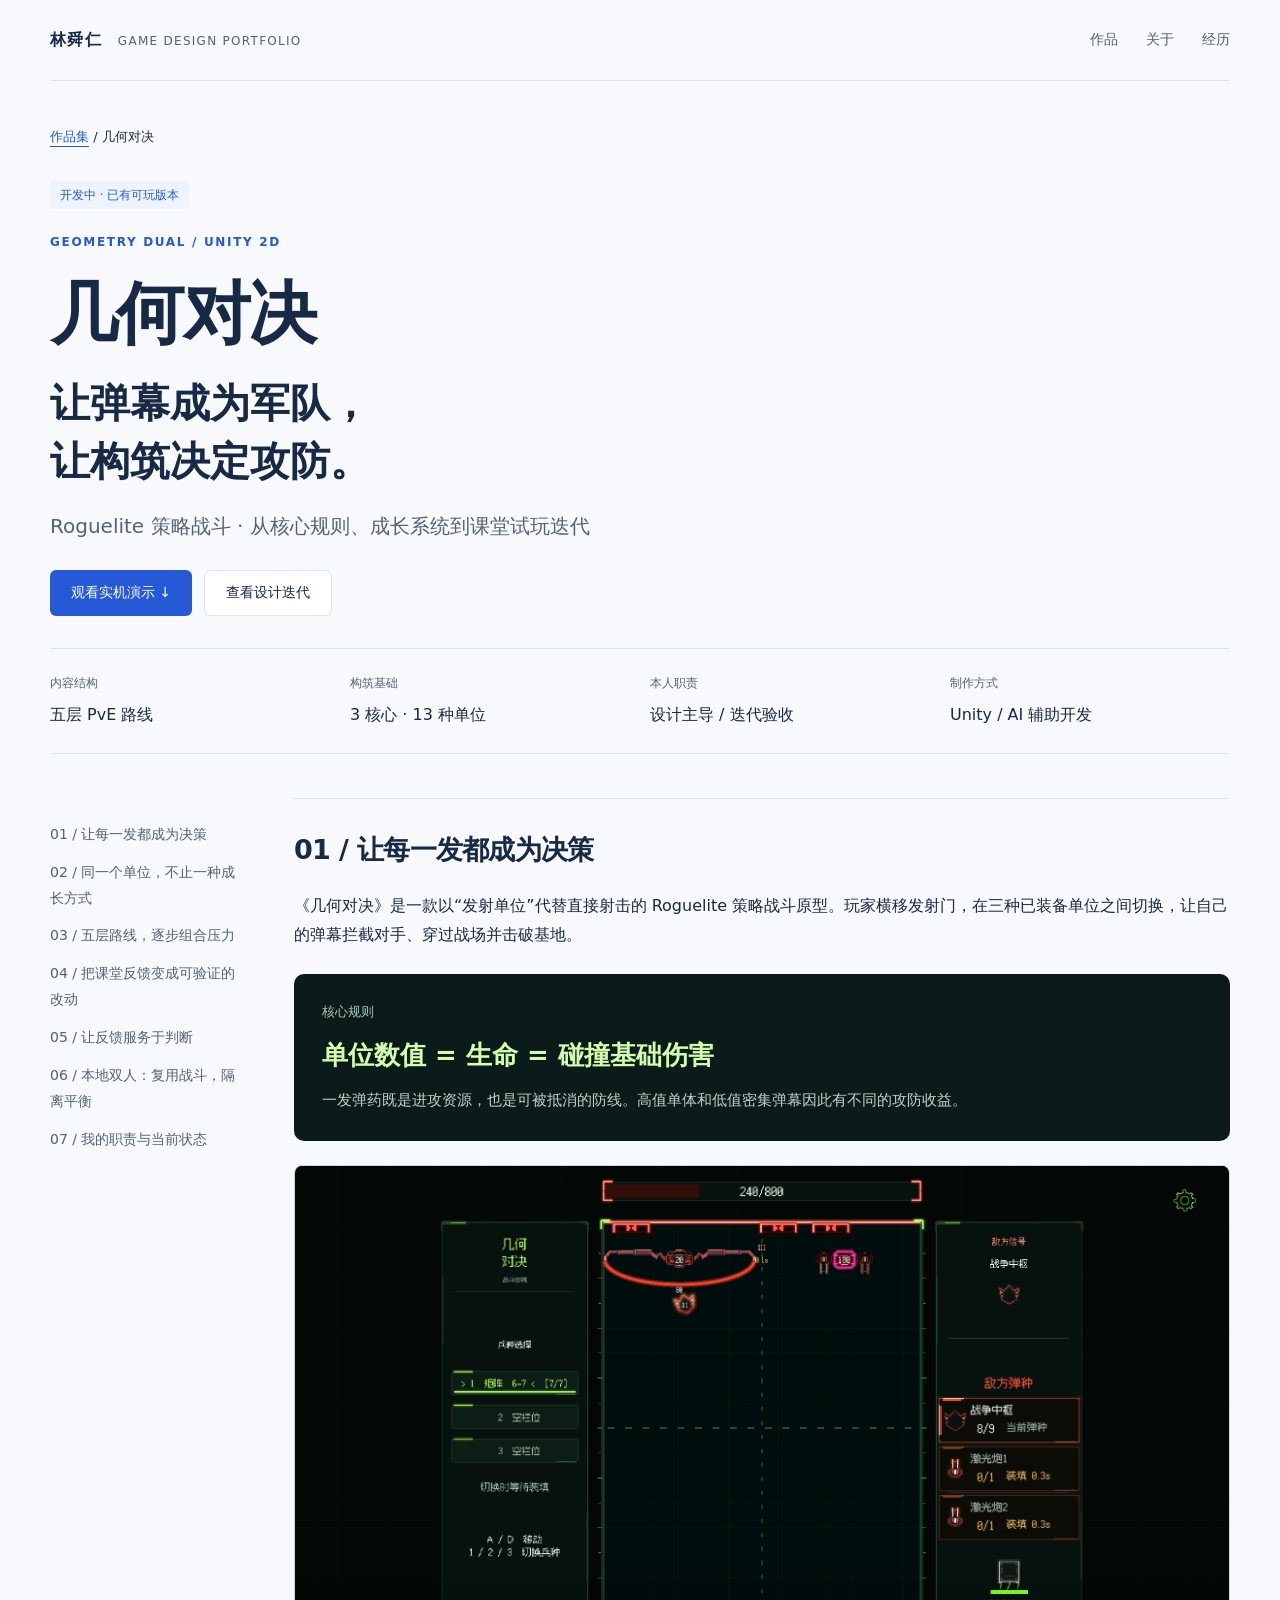
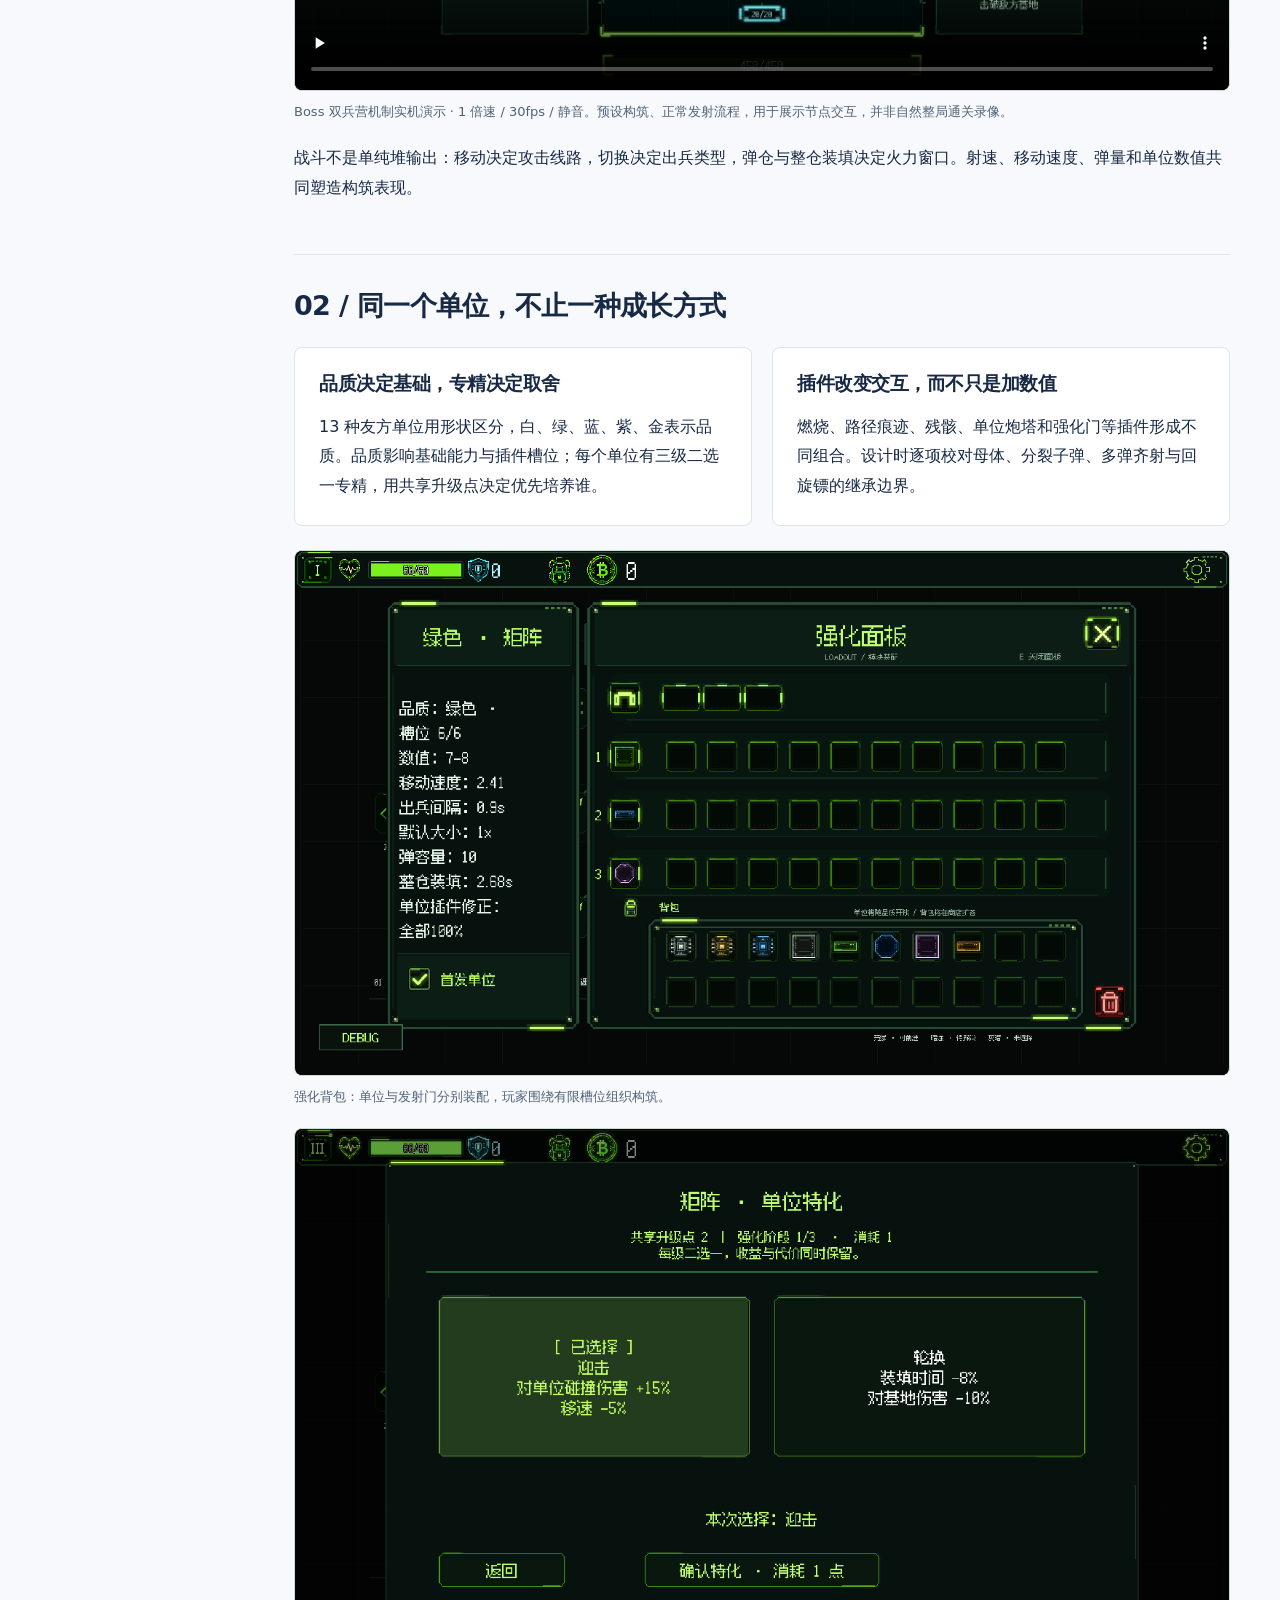
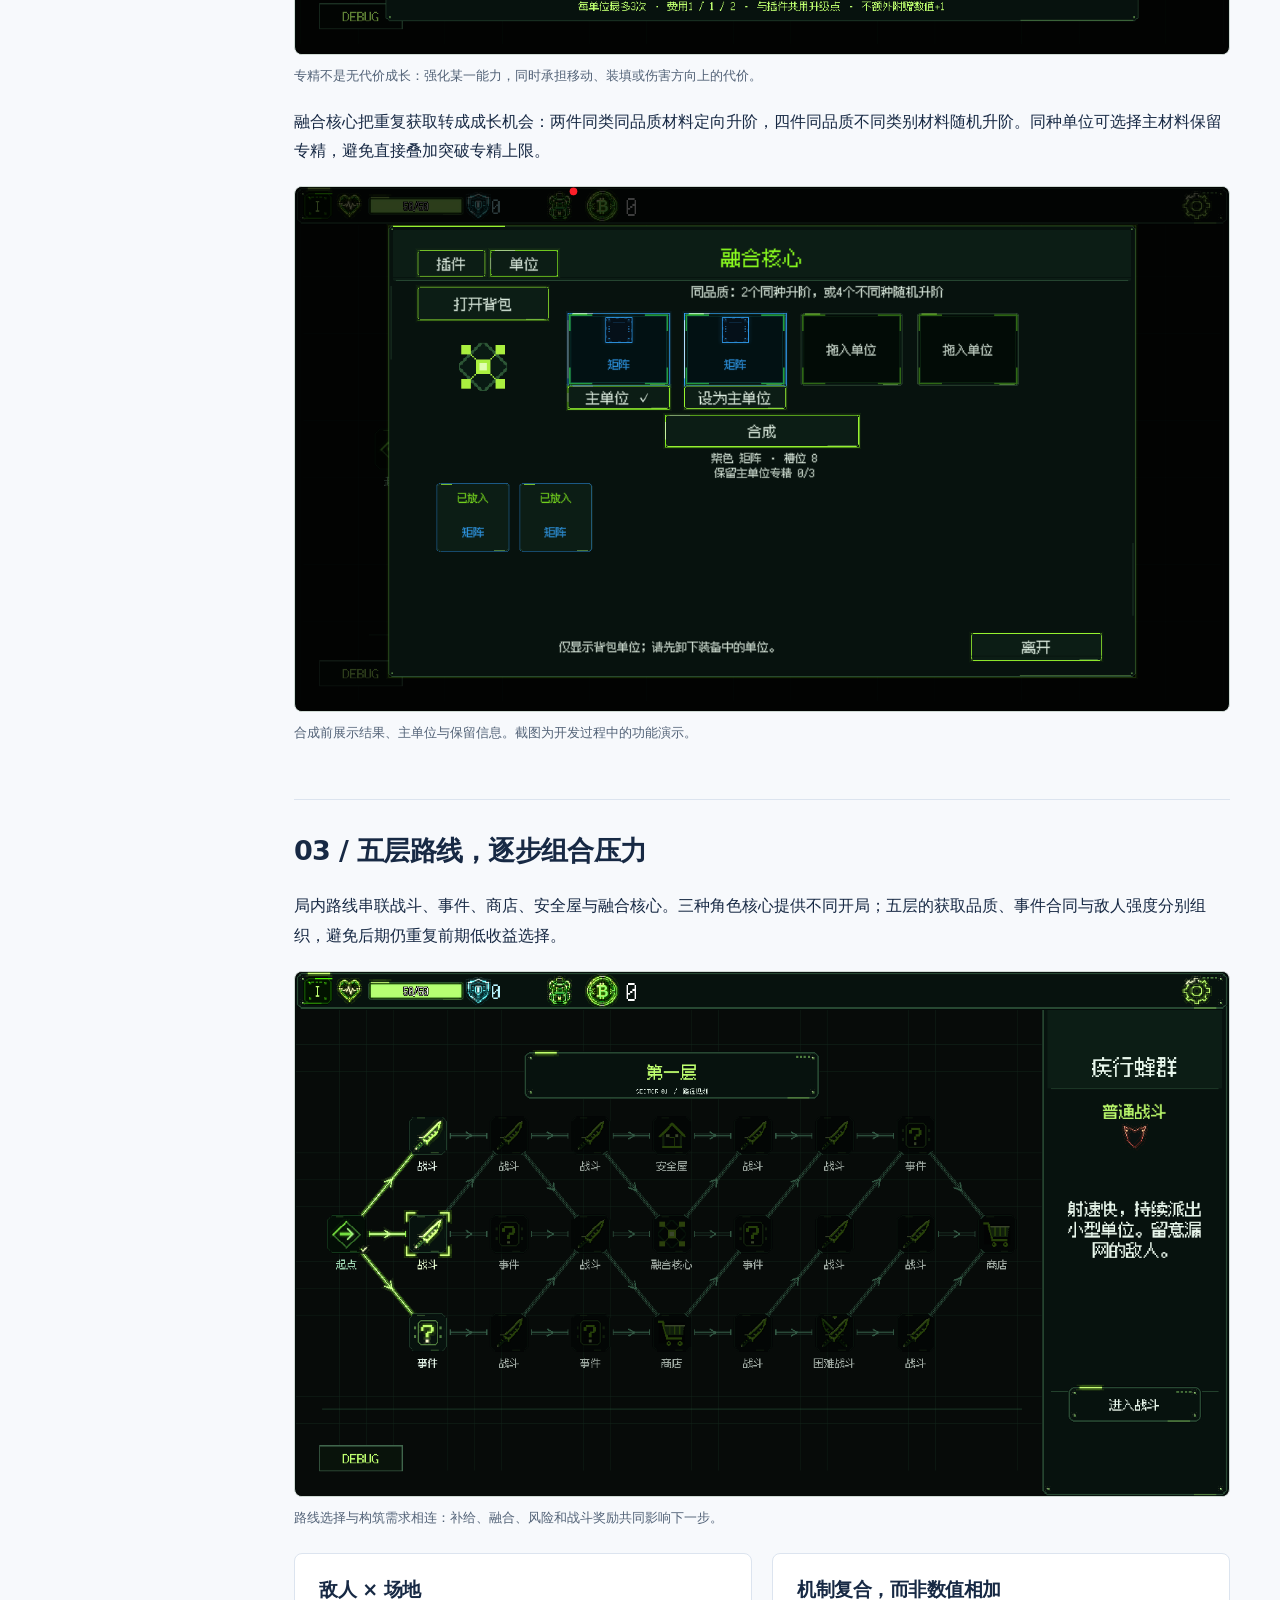
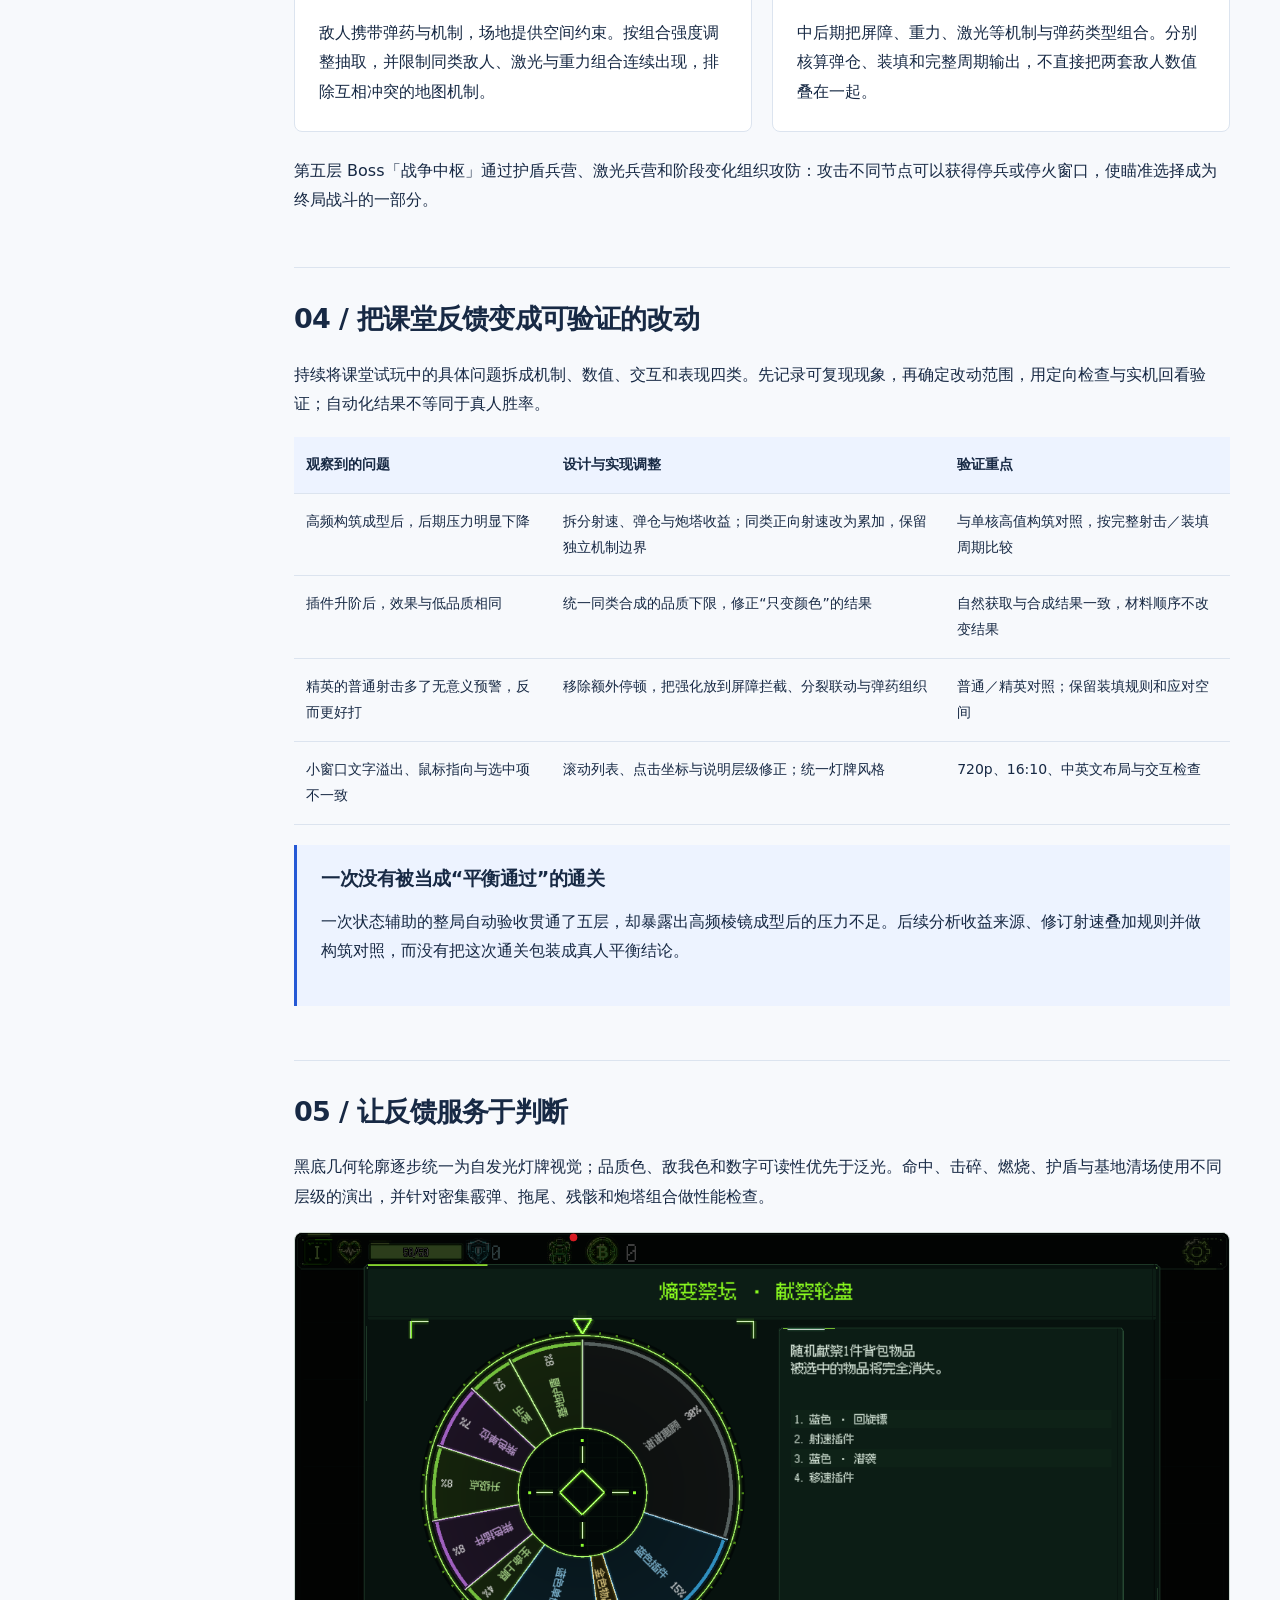
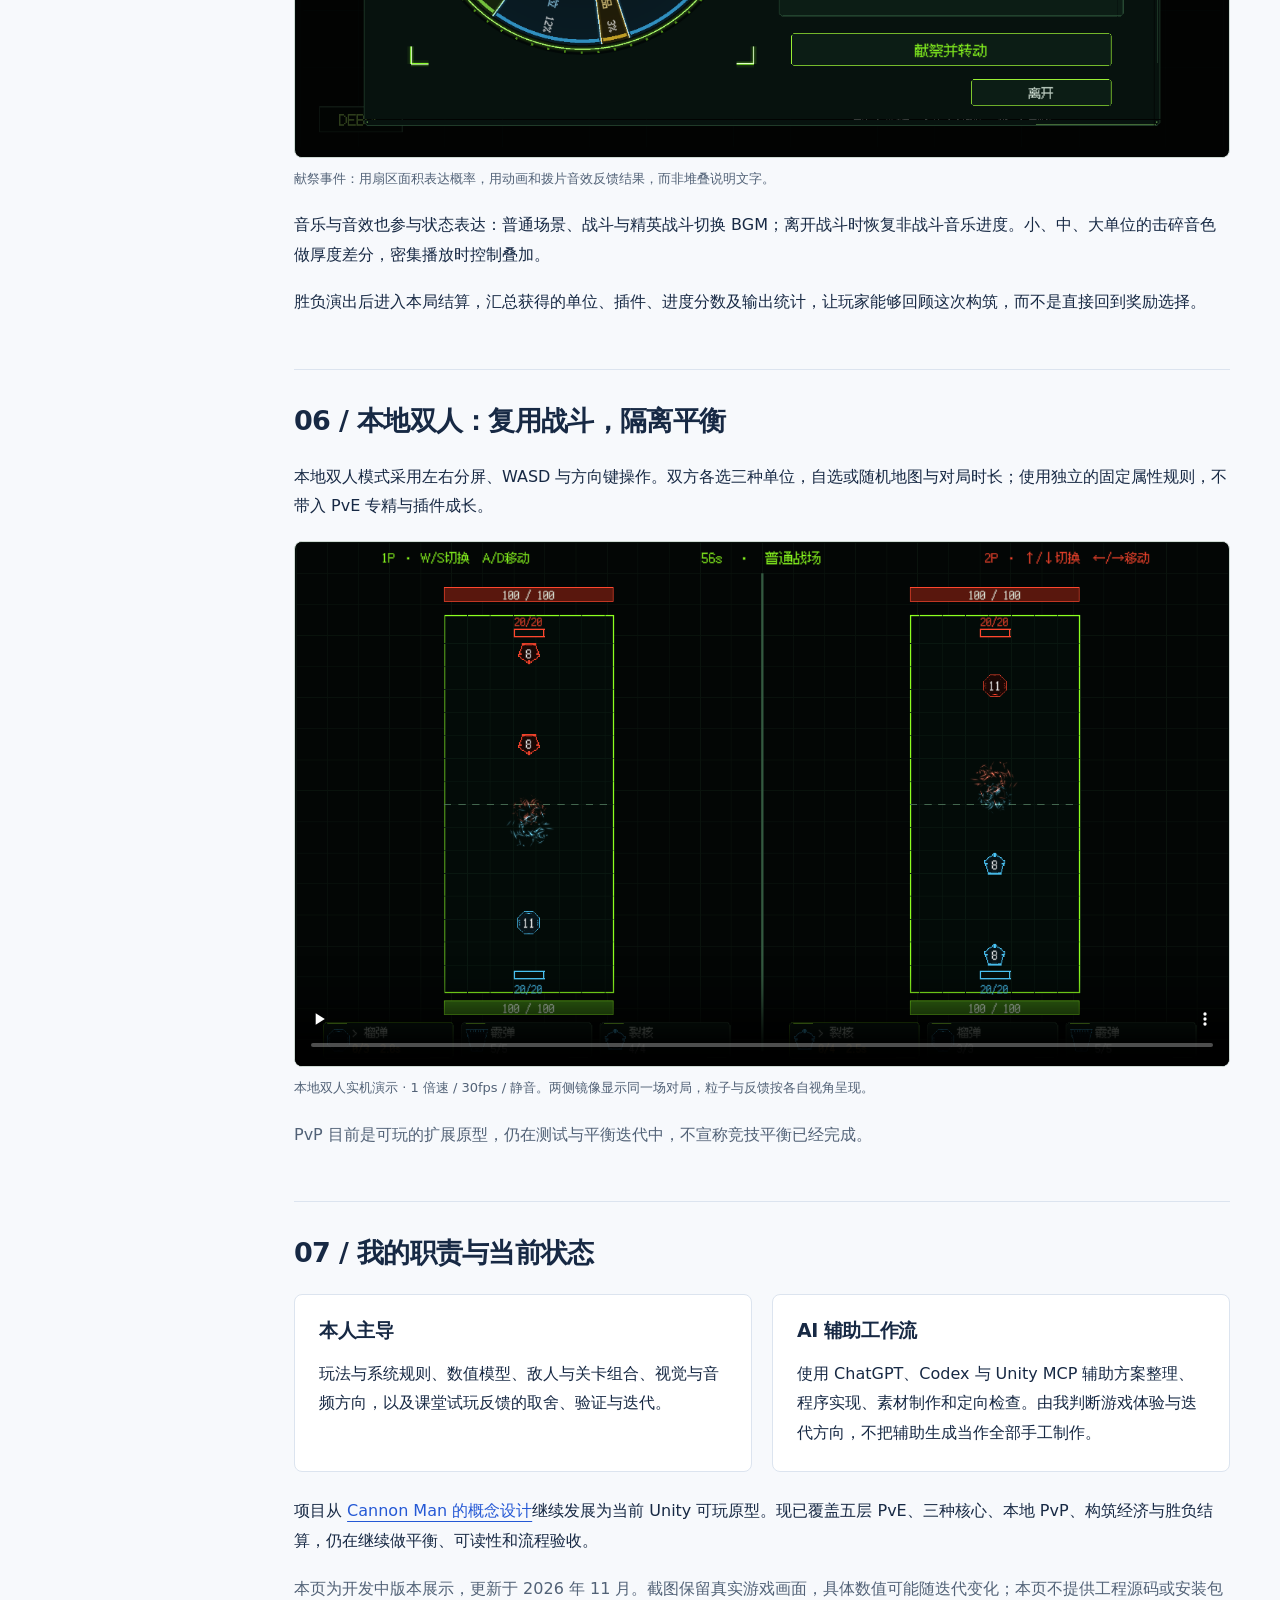
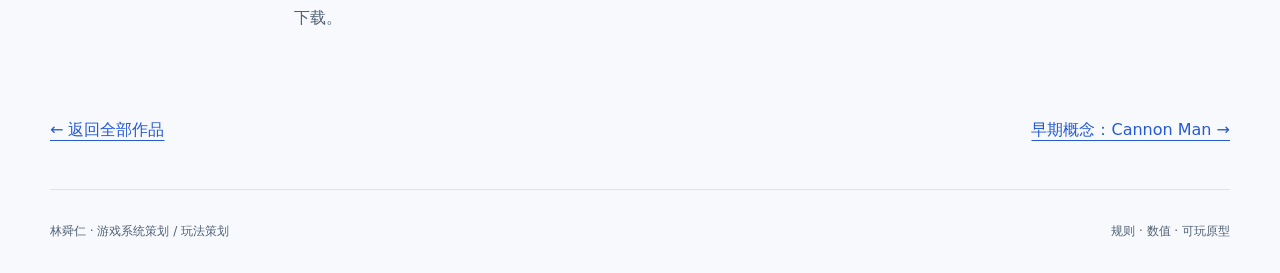
<file: site/projects/geometry-dual.html>
<!doctype html><html lang="zh-CN"><head><meta charset="utf-8"><meta name="viewport" content="width=device-width,initial-scale=1"><meta name="description" content="几何对决：五层 Roguelite 策略战斗、单位与插件构筑、Boss 机制及课堂试玩迭代。Unity 可玩原型，林舜仁主导设计与迭代，AI 辅助开发。"><meta name="robots" content="noindex"><title>几何对决 GeometryDual｜林舜仁游戏策划作品集</title><link rel="icon" type="image/svg+xml" href="../assets/favicon.svg"><link rel="stylesheet" href="../assets/style.css"><link rel="stylesheet" href="../assets/geometry.css"></head><body><a class="skip" href="#main">跳到正文</a><header class="wrap top"><a class="brand" href="../index.html">林舜仁<span>GAME DESIGN PORTFOLIO</span></a><nav aria-label="主导航"><a href="../index.html#projects">作品</a><a href="../index.html#about">关于</a><a href="../index.html#experience">经历</a></nav></header><main id="main" class="wrap"><section class="detail-hero gd-heading"><p class="breadcrumb"><a href="../index.html#projects">作品集</a> / 几何对决</p><span class="tag">开发中 · 已有可玩版本</span><p class="eyebrow">GEOMETRY DUAL / UNITY 2D</p><h1>几何对决</h1><p class="gd-lead">让弹幕成为军队，<br>让构筑决定攻防。</p><p class="intro">Roguelite 策略战斗 · 从核心规则、成长系统到课堂试玩迭代</p><div class="actions"><a class="button" href="#play">观看实机演示 ↓</a><a class="button secondary" href="#iteration">查看设计迭代</a></div><dl class="facts"><div><dt>内容结构</dt><dd>五层 PvE 路线</dd></div><div><dt>构筑基础</dt><dd>3 核心 · 13 种单位</dd></div><div><dt>本人职责</dt><dd>设计主导 / 迭代验收</dd></div><div><dt>制作方式</dt><dd>Unity / AI 辅助开发</dd></div></dl></section><div class="detail-layout"><nav class="toc" aria-label="本页目录"><a href="#play">01 / 让每一发都成为决策</a><a href="#build">02 / 同一个单位，不止一种成长方式</a><a href="#route">03 / 五层路线，逐步组合压力</a><a href="#iteration">04 / 把课堂反馈变成可验证的改动</a><a href="#presentation">05 / 让反馈服务于判断</a><a href="#pvp">06 / 本地双人：复用战斗，隔离平衡</a><a href="#role">07 / 我的职责与当前状态</a></nav><div class="prose"><section class="section" id="play"><h2>01 / 让每一发都成为决策</h2><p>《几何对决》是一款以“发射单位”代替直接射击的 Roguelite 策略战斗原型。玩家横移发射门，在三种已装备单位之间切换，让自己的弹幕拦截对手、穿过战场并击破基地。</p><div class="gd-principle"><span>核心规则</span><strong>单位数值 = 生命 = 碰撞基础伤害</strong><p>一发弹药既是进攻资源，也是可被抵消的防线。高值单体和低值密集弹幕因此有不同的攻防收益。</p></div><figure class="gd-video"><video controls playsinline preload="none" poster="../assets/works/geometry-boss.webp" aria-label="Boss 双兵营机制实机演示 · 1 倍速 / 30fps / 静音。预设构筑、正常发射流程，用于展示节点交互，并非自然整局通关录像。"><source src="../assets/video/geometry-boss.mp4" type="video/mp4"><p>当前浏览器不支持视频，请<a href="../assets/video/geometry-boss.mp4">打开演示录像</a>。</p></video><figcaption>Boss 双兵营机制实机演示 · 1 倍速 / 30fps / 静音。预设构筑、正常发射流程，用于展示节点交互，并非自然整局通关录像。</figcaption></figure><p>战斗不是单纯堆输出：移动决定攻击线路，切换决定出兵类型，弹仓与整仓装填决定火力窗口。射速、移动速度、弹量和单位数值共同塑造构筑表现。</p></section><section class="section" id="build"><h2>02 / 同一个单位，不止一种成长方式</h2><div class="gd-two"><article class="block"><h3>品质决定基础，专精决定取舍</h3><p>13 种友方单位用形状区分，白、绿、蓝、紫、金表示品质。品质影响基础能力与插件槽位；每个单位有三级二选一专精，用共享升级点决定优先培养谁。</p></article><article class="block"><h3>插件改变交互，而不只是加数值</h3><p>燃烧、路径痕迹、残骸、单位炮塔和强化门等插件形成不同组合。设计时逐项校对母体、分裂子弹、多弹齐射与回旋镖的继承边界。</p></article></div><figure class="gd-photo"><a href="../assets/works/geometry-loadout.webp" target="_blank" rel="noopener noreferrer" aria-label="查看大图：强化背包中的三种单位、品质与插件槽位（新标签页）"><img src="../assets/works/geometry-loadout.webp" width="1280" height="720" alt="强化背包中的三种单位、品质与插件槽位" loading="lazy"></a><figcaption>强化背包：单位与发射门分别装配，玩家围绕有限槽位组织构筑。</figcaption></figure><figure class="gd-photo"><a href="../assets/works/geometry-upgrade.webp" target="_blank" rel="noopener noreferrer" aria-label="查看大图：矩阵的专精二选一界面，显示收益与代价（新标签页）"><img src="../assets/works/geometry-upgrade.webp" width="1280" height="720" alt="矩阵的专精二选一界面，显示收益与代价" loading="lazy"></a><figcaption>专精不是无代价成长：强化某一能力，同时承担移动、装填或伤害方向上的代价。</figcaption></figure><p>融合核心把重复获取转成成长机会：两件同类同品质材料定向升阶，四件同品质不同类别材料随机升阶。同种单位可选择主材料保留专精，避免直接叠加突破专精上限。</p><figure class="gd-photo"><a href="../assets/works/geometry-fusion.webp" target="_blank" rel="noopener noreferrer" aria-label="查看大图：融合核心中两件蓝色矩阵合成为紫色矩阵的预览（新标签页）"><img src="../assets/works/geometry-fusion.webp" width="1280" height="720" alt="融合核心中两件蓝色矩阵合成为紫色矩阵的预览" loading="lazy"></a><figcaption>合成前展示结果、主单位与保留信息。截图为开发过程中的功能演示。</figcaption></figure></section><section class="section" id="route"><h2>03 / 五层路线，逐步组合压力</h2><p>局内路线串联战斗、事件、商店、安全屋与融合核心。三种角色核心提供不同开局；五层的获取品质、事件合同与敌人强度分别组织，避免后期仍重复前期低收益选择。</p><figure class="gd-photo"><a href="../assets/works/geometry-route.webp" target="_blank" rel="noopener noreferrer" aria-label="查看大图：分支地图上的战斗、事件、安全屋、商店和融合节点（新标签页）"><img src="../assets/works/geometry-route.webp" width="1280" height="720" alt="分支地图上的战斗、事件、安全屋、商店和融合节点" loading="lazy"></a><figcaption>路线选择与构筑需求相连：补给、融合、风险和战斗奖励共同影响下一步。</figcaption></figure><div class="gd-two"><article class="block"><h3>敌人 × 场地</h3><p>敌人携带弹药与机制，场地提供空间约束。按组合强度调整抽取，并限制同类敌人、激光与重力组合连续出现，排除互相冲突的地图机制。</p></article><article class="block"><h3>机制复合，而非数值相加</h3><p>中后期把屏障、重力、激光等机制与弹药类型组合。分别核算弹仓、装填和完整周期输出，不直接把两套敌人数值叠在一起。</p></article></div><p>第五层 Boss「战争中枢」通过护盾兵营、激光兵营和阶段变化组织攻防：攻击不同节点可以获得停兵或停火窗口，使瞄准选择成为终局战斗的一部分。</p></section><section class="section" id="iteration"><h2>04 / 把课堂反馈变成可验证的改动</h2><p>持续将课堂试玩中的具体问题拆成机制、数值、交互和表现四类。先记录可复现现象，再确定改动范围，用定向检查与实机回看验证；自动化结果不等同于真人胜率。</p><div class="table-wrap"><table><thead><tr><th scope="col">观察到的问题</th><th scope="col">设计与实现调整</th><th scope="col">验证重点</th></tr></thead><tbody><tr><td>高频构筑成型后，后期压力明显下降</td><td>拆分射速、弹仓与炮塔收益；同类正向射速改为累加，保留独立机制边界</td><td>与单核高值构筑对照，按完整射击／装填周期比较</td></tr><tr><td>插件升阶后，效果与低品质相同</td><td>统一同类合成的品质下限，修正“只变颜色”的结果</td><td>自然获取与合成结果一致，材料顺序不改变结果</td></tr><tr><td>精英的普通射击多了无意义预警，反而更好打</td><td>移除额外停顿，把强化放到屏障拦截、分裂联动与弹药组织</td><td>普通／精英对照；保留装填规则和应对空间</td></tr><tr><td>小窗口文字溢出、鼠标指向与选中项不一致</td><td>滚动列表、点击坐标与说明层级修正；统一灯牌风格</td><td>720p、16:10、中英文布局与交互检查</td></tr></tbody></table></div><div class="callout"><h3>一次没有被当成“平衡通过”的通关</h3><p>一次状态辅助的整局自动验收贯通了五层，却暴露出高频棱镜成型后的压力不足。后续分析收益来源、修订射速叠加规则并做构筑对照，而没有把这次通关包装成真人平衡结论。</p></div></section><section class="section" id="presentation"><h2>05 / 让反馈服务于判断</h2><p>黑底几何轮廓逐步统一为自发光灯牌视觉；品质色、敌我色和数字可读性优先于泛光。命中、击碎、燃烧、护盾与基地清场使用不同层级的演出，并针对密集霰弹、拖尾、残骸和炮塔组合做性能检查。</p><figure class="gd-photo"><a href="../assets/works/geometry-wheel.webp" target="_blank" rel="noopener noreferrer" aria-label="查看大图：献祭轮盘按不同概率显示大小不一的奖品扇区（新标签页）"><img src="../assets/works/geometry-wheel.webp" width="1280" height="720" alt="献祭轮盘按不同概率显示大小不一的奖品扇区" loading="lazy"></a><figcaption>献祭事件：用扇区面积表达概率，用动画和拨片音效反馈结果，而非堆叠说明文字。</figcaption></figure><p>音乐与音效也参与状态表达：普通场景、战斗与精英战斗切换 BGM；离开战斗时恢复非战斗音乐进度。小、中、大单位的击碎音色做厚度差分，密集播放时控制叠加。</p><p>胜负演出后进入本局结算，汇总获得的单位、插件、进度分数及输出统计，让玩家能够回顾这次构筑，而不是直接回到奖励选择。</p></section><section class="section" id="pvp"><h2>06 / 本地双人：复用战斗，隔离平衡</h2><p>本地双人模式采用左右分屏、WASD 与方向键操作。双方各选三种单位，自选或随机地图与对局时长；使用独立的固定属性规则，不带入 PvE 专精与插件成长。</p><figure class="gd-video"><video controls playsinline preload="none" poster="../assets/works/geometry-pvp.webp" aria-label="本地双人实机演示 · 1 倍速 / 30fps / 静音。两侧镜像显示同一场对局，粒子与反馈按各自视角呈现。"><source src="../assets/video/geometry-pvp.mp4" type="video/mp4"><p>当前浏览器不支持视频，请<a href="../assets/video/geometry-pvp.mp4">打开演示录像</a>。</p></video><figcaption>本地双人实机演示 · 1 倍速 / 30fps / 静音。两侧镜像显示同一场对局，粒子与反馈按各自视角呈现。</figcaption></figure><p class="muted">PvP 目前是可玩的扩展原型，仍在测试与平衡迭代中，不宣称竞技平衡已经完成。</p></section><section class="section" id="role"><h2>07 / 我的职责与当前状态</h2><div class="gd-two"><article class="block"><h3>本人主导</h3><p>玩法与系统规则、数值模型、敌人与关卡组合、视觉与音频方向，以及课堂试玩反馈的取舍、验证与迭代。</p></article><article class="block"><h3>AI 辅助工作流</h3><p>使用 ChatGPT、Codex 与 Unity MCP 辅助方案整理、程序实现、素材制作和定向检查。由我判断游戏体验与迭代方向，不把辅助生成当作全部手工制作。</p></article></div><p>项目从 <a href="cannon-man.html">Cannon Man 的概念设计</a>继续发展为当前 Unity 可玩原型。现已覆盖五层 PvE、三种核心、本地 PvP、构筑经济与胜负结算，仍在继续做平衡、可读性和流程验收。</p><p class="muted">本页为开发中版本展示，更新于 2026 年 11 月。截图保留真实游戏画面，具体数值可能随迭代变化；本页不提供工程源码或安装包下载。</p></section></div></div><div class="next"><a href="../index.html#projects">← 返回全部作品</a><a href="cannon-man.html">早期概念：Cannon Man →</a></div></main><footer class="wrap"><span>林舜仁 · 游戏系统策划 / 玩法策划</span><span>规则 · 数值 · 可玩原型</span></footer></body></html>
</file>
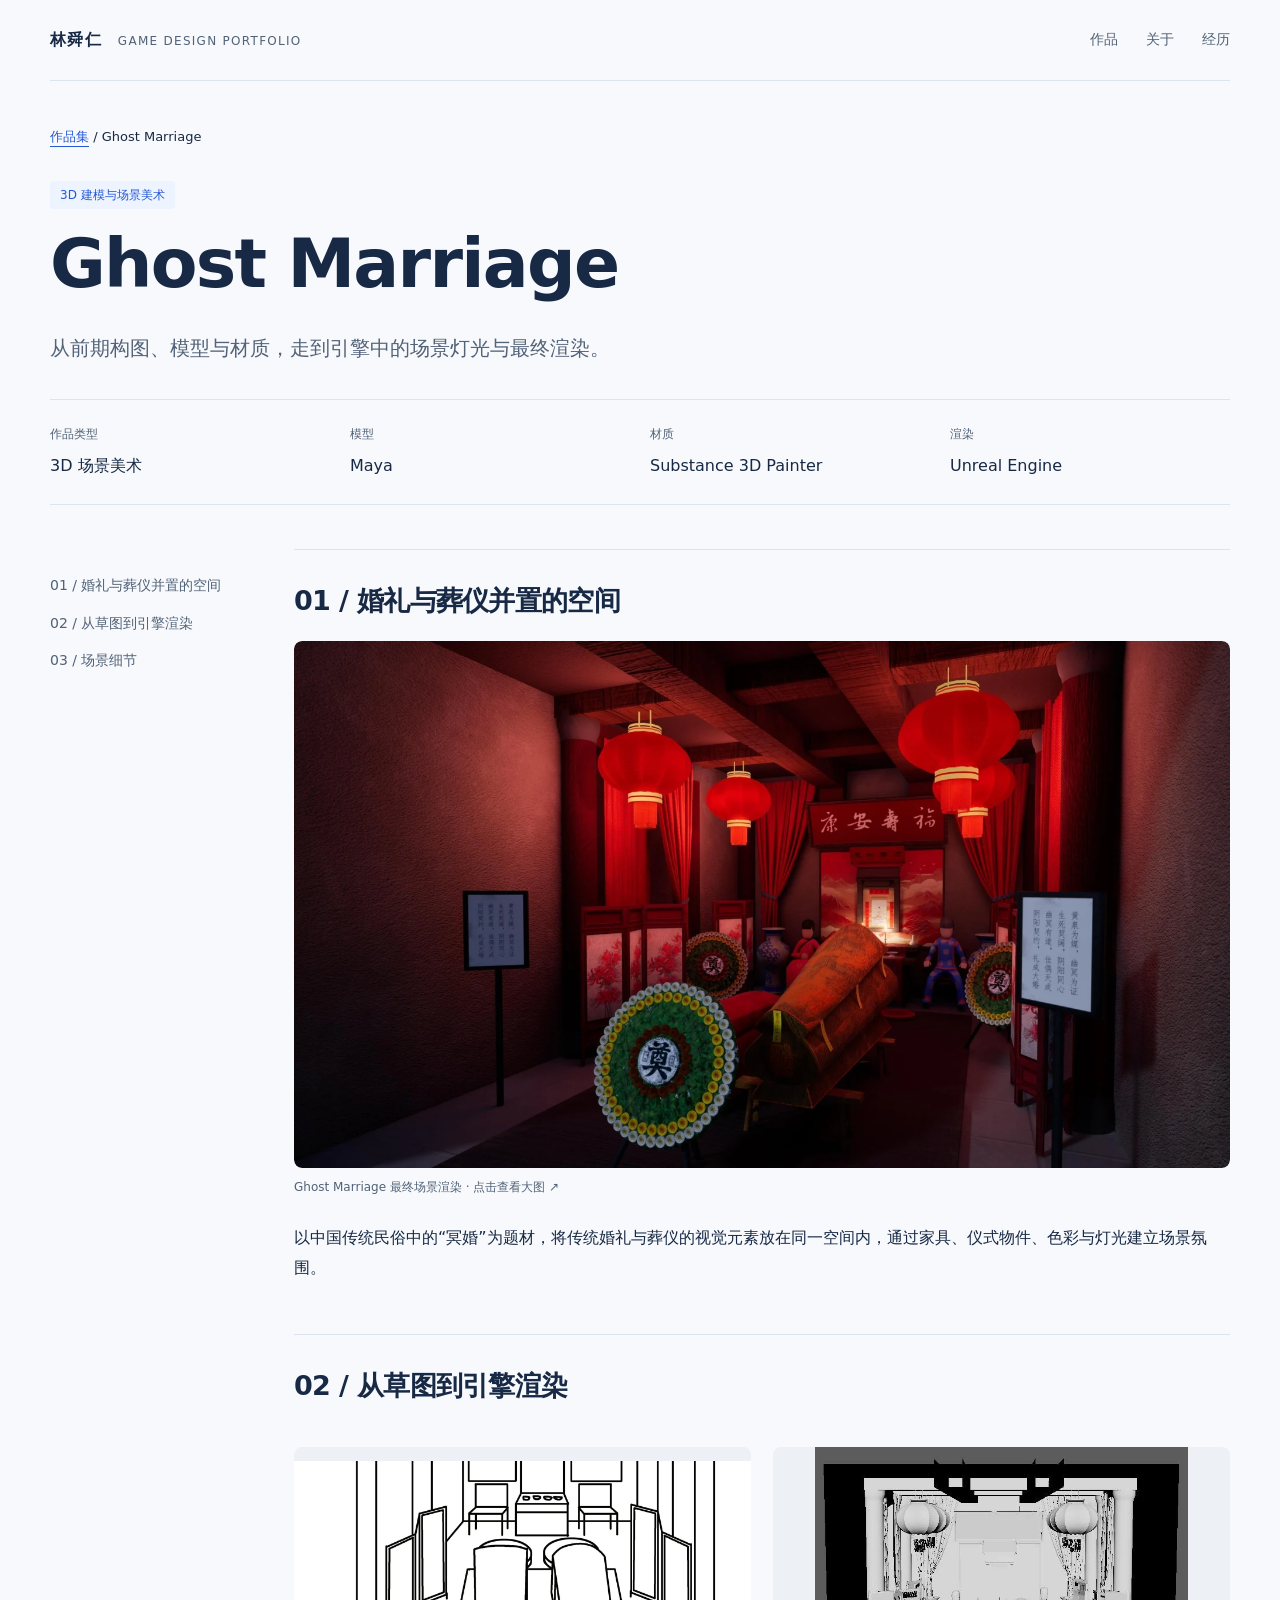
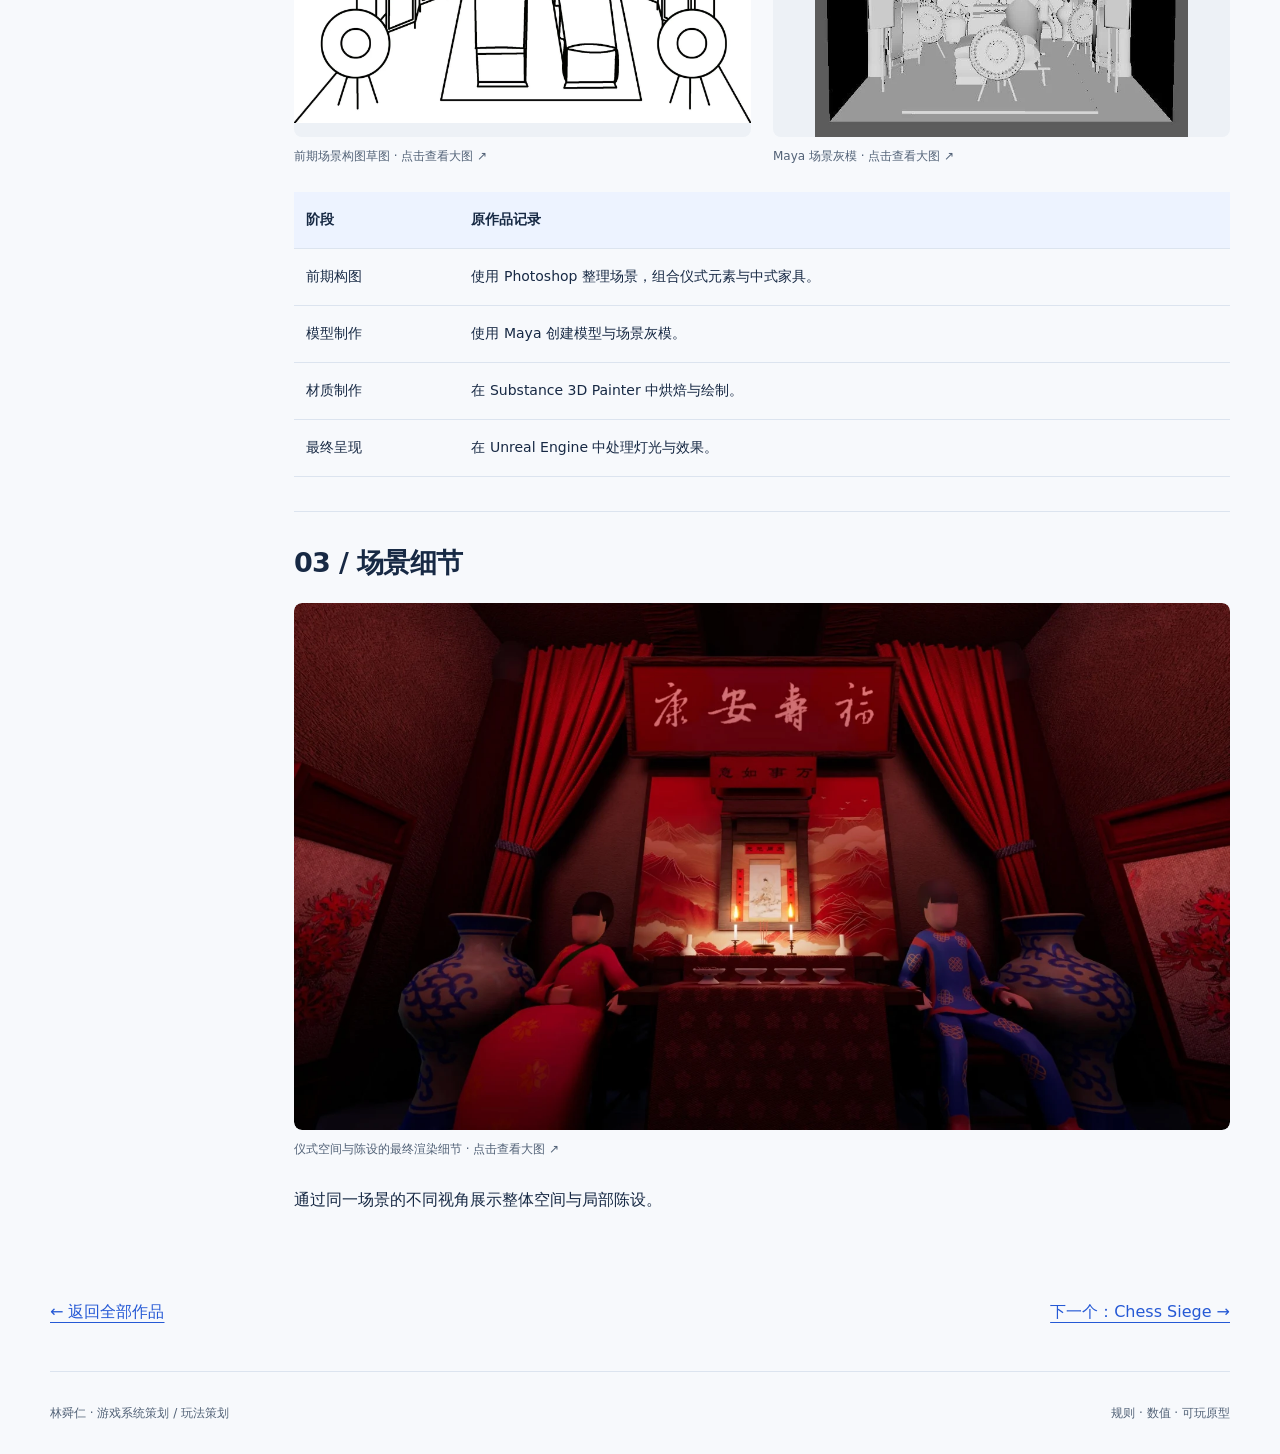
<file: site/projects/ghost-marriage.html>
<!doctype html><html lang="zh-CN"><head><meta charset="utf-8"><meta name="viewport" content="width=device-width,initial-scale=1"><meta name="description" content="Ghost Marriage：林舜仁的游戏系统策划与玩法策划作品集，展示规则、数值配置和可玩原型。"><meta name="robots" content="noindex"><title>Ghost Marriage｜林舜仁</title><link rel="icon" type="image/svg+xml" href="../assets/favicon.svg"><link rel="stylesheet" href="../assets/style.css"></head><body><a class="skip" href="#main">跳到正文</a><header class="wrap top"><a class="brand" href="../index.html">林舜仁<span>GAME DESIGN PORTFOLIO</span></a><nav aria-label="主导航"><a href="../index.html#projects">作品</a><a href="../index.html#about">关于</a><a href="../index.html#experience">经历</a></nav></header><main id="main" class="wrap"><section class="detail-hero"><p class="breadcrumb"><a href="../index.html#projects">作品集</a> / Ghost Marriage</p><span class="tag">3D 建模与场景美术</span><h1>Ghost Marriage</h1><p class="intro">从前期构图、模型与材质，走到引擎中的场景灯光与最终渲染。</p><dl class="facts"><div><dt>作品类型</dt><dd>3D 场景美术</dd></div><div><dt>模型</dt><dd>Maya</dd></div><div><dt>材质</dt><dd>Substance 3D Painter</dd></div><div><dt>渲染</dt><dd>Unreal Engine</dd></div></dl></section><div class="detail-layout"><nav class="toc" aria-label="本页目录"><a href="#scene">01 / 婚礼与葬仪并置的空间</a><a href="#production">02 / 从草图到引擎渲染</a><a href="#detail">03 / 场景细节</a></nav><div class="prose"><section id="scene" class="section"><h2>01 / 婚礼与葬仪并置的空间</h2><figure class="work-photo"><a href="../assets/works/ghost-cover.webp" target="_blank" rel="noopener" aria-label="查看大图：Ghost Marriage 最终场景渲染（新标签页）"><img src="../assets/works/ghost-cover.webp" width="1600" height="900" alt="Ghost Marriage 最终场景渲染" loading="lazy"></a><figcaption>Ghost Marriage 最终场景渲染 · 点击查看大图 ↗</figcaption></figure><p>以中国传统民俗中的“冥婚”为题材，将传统婚礼与葬仪的视觉元素放在同一空间内，通过家具、仪式物件、色彩与灯光建立场景氛围。</p></section><section id="production" class="section"><h2>02 / 从草图到引擎渲染</h2><div class="gallery"><figure class="work-photo"><a href="../assets/works/ghost-draft.webp" target="_blank" rel="noopener" aria-label="查看大图：前期场景构图草图（新标签页）"><img src="../assets/works/ghost-draft.webp" width="1600" height="916" alt="前期场景构图草图" loading="lazy"></a><figcaption>前期场景构图草图 · 点击查看大图 ↗</figcaption></figure><figure class="work-photo"><a href="../assets/works/ghost-gray.webp" target="_blank" rel="noopener" aria-label="查看大图：Maya 场景灰模（新标签页）"><img src="../assets/works/ghost-gray.webp" width="653" height="509" alt="Maya 场景灰模" loading="lazy"></a><figcaption>Maya 场景灰模 · 点击查看大图 ↗</figcaption></figure></div><div class="table-wrap"><table><thead><tr><th scope="col">阶段</th><th scope="col">原作品记录</th></tr></thead><tbody><tr><td>前期构图</td><td>使用 Photoshop 整理场景，组合仪式元素与中式家具。</td></tr><tr><td>模型制作</td><td>使用 Maya 创建模型与场景灰模。</td></tr><tr><td>材质制作</td><td>在 Substance 3D Painter 中烘焙与绘制。</td></tr><tr><td>最终呈现</td><td>在 Unreal Engine 中处理灯光与效果。</td></tr></tbody></table></div></section><section id="detail" class="section"><h2>03 / 场景细节</h2><figure class="work-photo"><a href="../assets/works/ghost-detail.webp" target="_blank" rel="noopener" aria-label="查看大图：仪式空间与陈设的最终渲染细节（新标签页）"><img src="../assets/works/ghost-detail.webp" width="1600" height="900" alt="仪式空间与陈设的最终渲染细节" loading="lazy"></a><figcaption>仪式空间与陈设的最终渲染细节 · 点击查看大图 ↗</figcaption></figure><p>通过同一场景的不同视角展示整体空间与局部陈设。</p></section></div></div><div class="next"><a href="../index.html#projects">← 返回全部作品</a><a href="chess-siege.html">下一个：Chess Siege →</a></div></main><footer class="wrap"><span>林舜仁 · 游戏系统策划 / 玩法策划</span><span>规则 · 数值 · 可玩原型</span></footer></body></html>
</file>
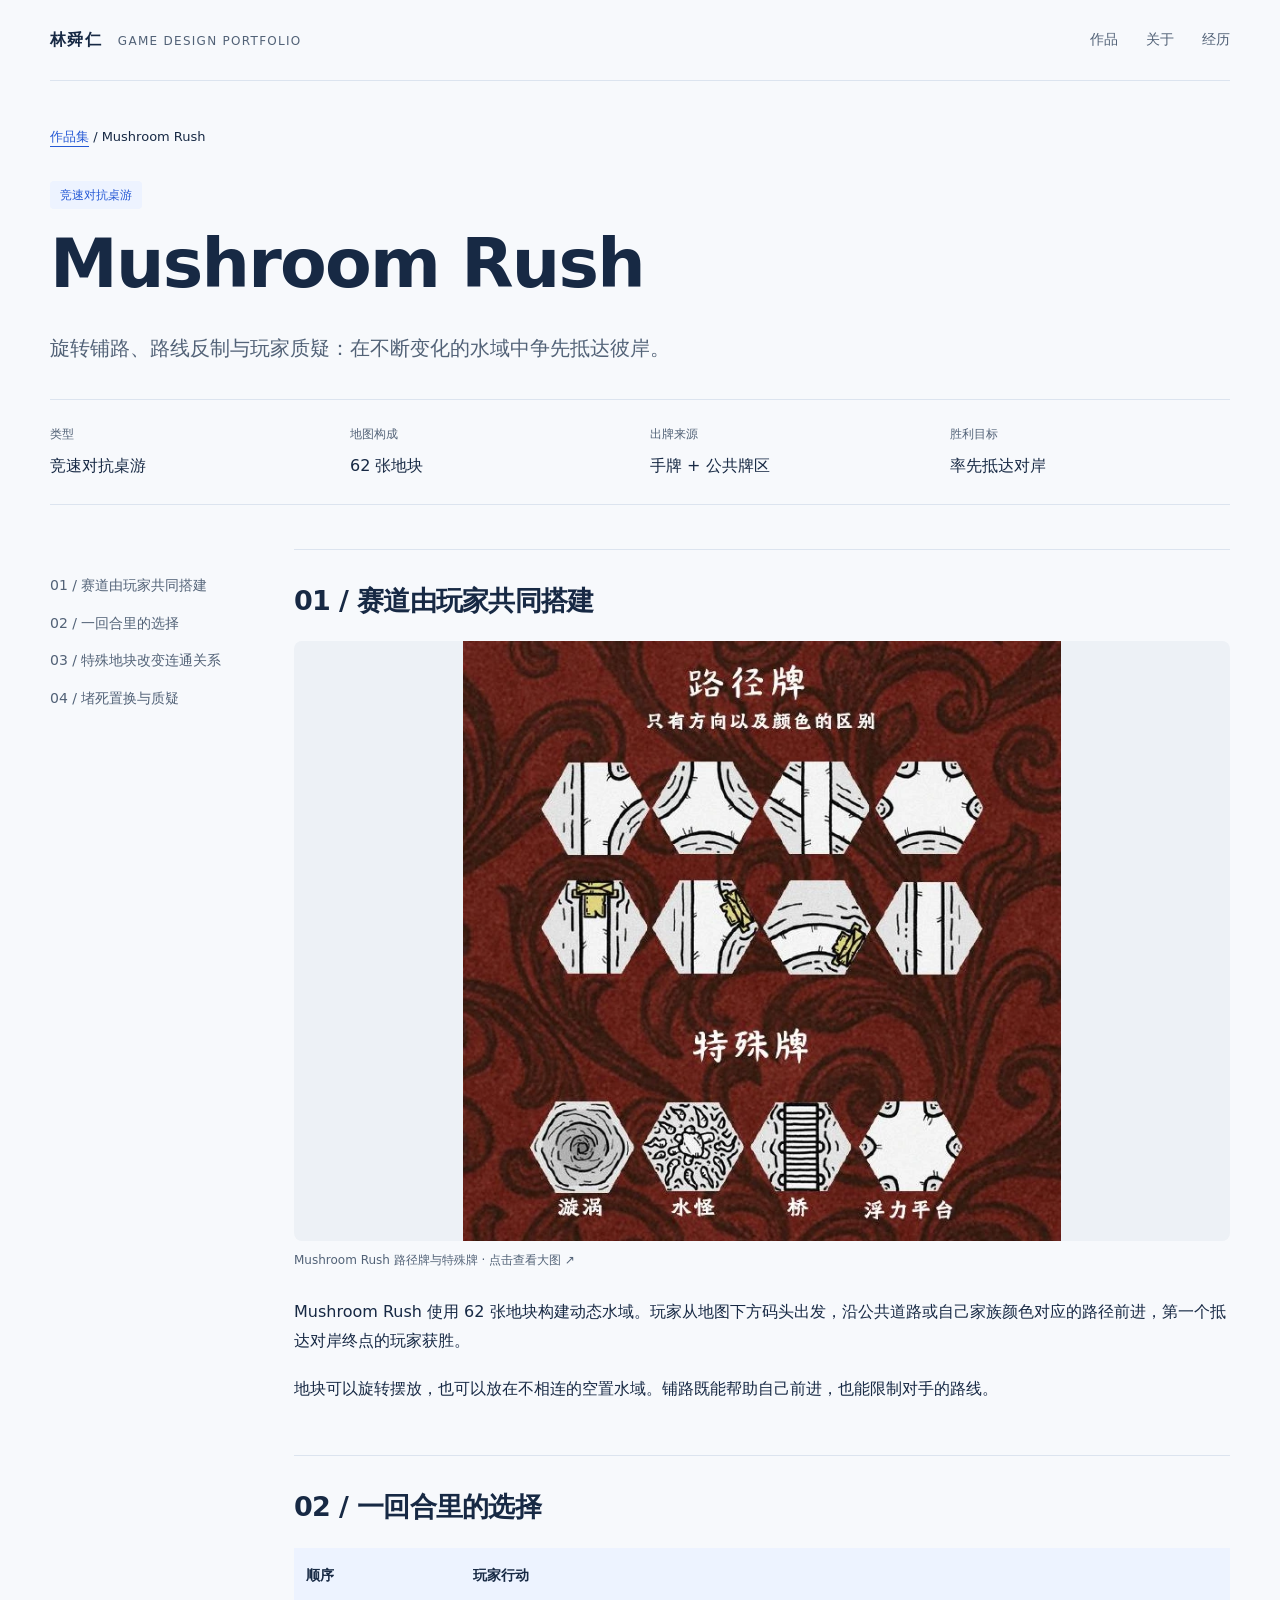
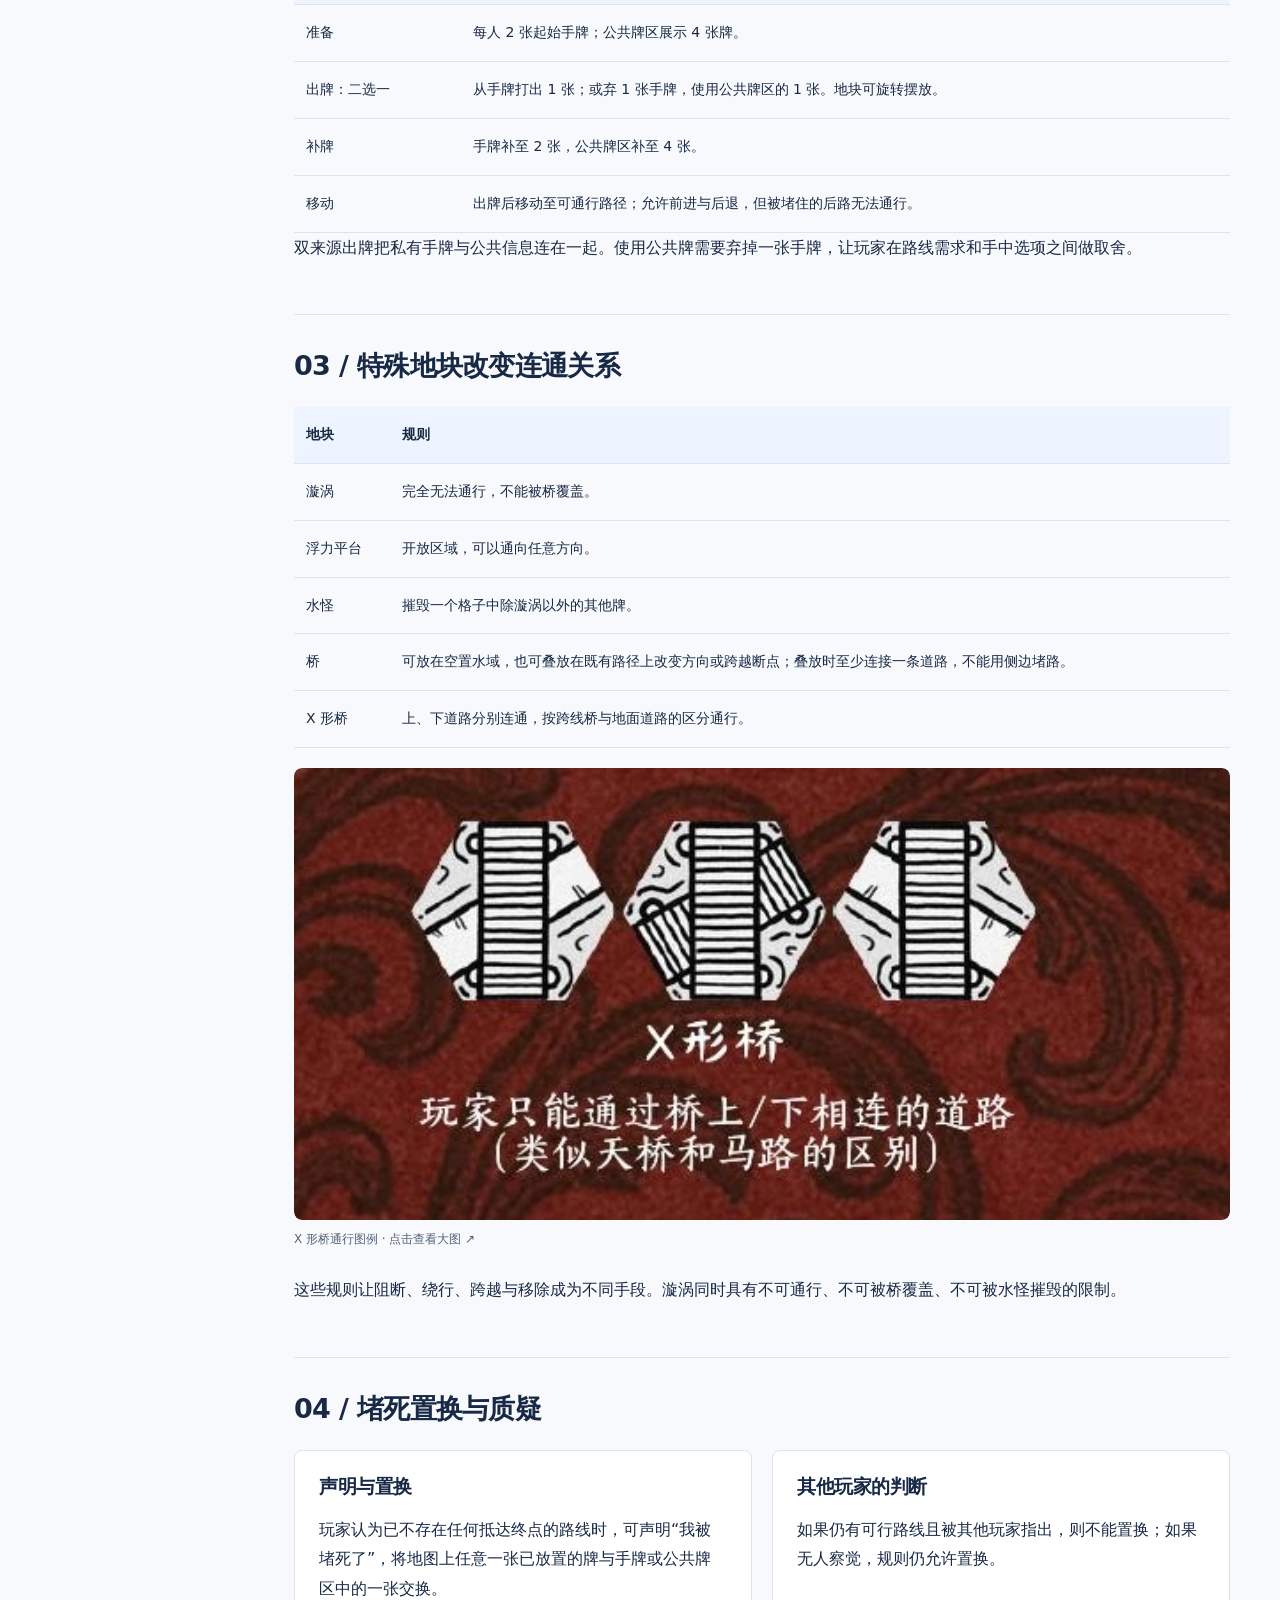
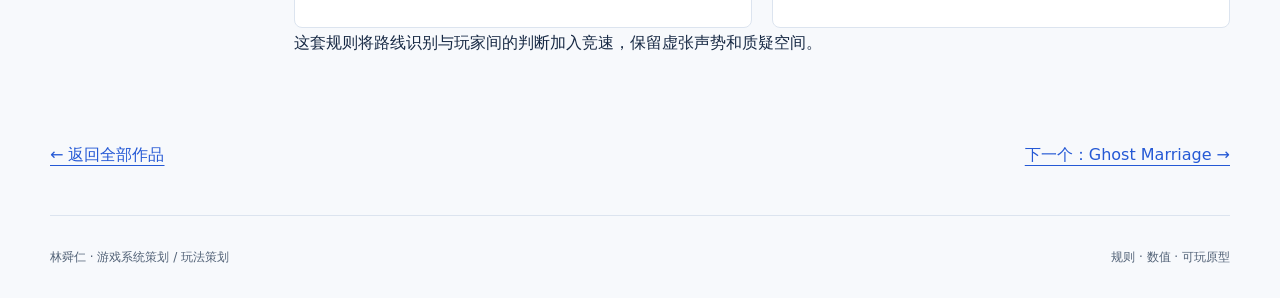
<file: site/projects/mushroom-rush.html>
<!doctype html><html lang="zh-CN"><head><meta charset="utf-8"><meta name="viewport" content="width=device-width,initial-scale=1"><meta name="description" content="Mushroom Rush：林舜仁的游戏系统策划与玩法策划作品集，展示规则、数值配置和可玩原型。"><meta name="robots" content="noindex"><title>Mushroom Rush｜林舜仁</title><link rel="icon" type="image/svg+xml" href="../assets/favicon.svg"><link rel="stylesheet" href="../assets/style.css"></head><body><a class="skip" href="#main">跳到正文</a><header class="wrap top"><a class="brand" href="../index.html">林舜仁<span>GAME DESIGN PORTFOLIO</span></a><nav aria-label="主导航"><a href="../index.html#projects">作品</a><a href="../index.html#about">关于</a><a href="../index.html#experience">经历</a></nav></header><main id="main" class="wrap"><section class="detail-hero"><p class="breadcrumb"><a href="../index.html#projects">作品集</a> / Mushroom Rush</p><span class="tag">竞速对抗桌游</span><h1>Mushroom Rush</h1><p class="intro">旋转铺路、路线反制与玩家质疑：在不断变化的水域中争先抵达彼岸。</p><dl class="facts"><div><dt>类型</dt><dd>竞速对抗桌游</dd></div><div><dt>地图构成</dt><dd>62 张地块</dd></div><div><dt>出牌来源</dt><dd>手牌 + 公共牌区</dd></div><div><dt>胜利目标</dt><dd>率先抵达对岸</dd></div></dl></section><div class="detail-layout"><nav class="toc" aria-label="本页目录"><a href="#rules">01 / 赛道由玩家共同搭建</a><a href="#turn">02 / 一回合里的选择</a><a href="#tiles">03 / 特殊地块改变连通关系</a><a href="#challenge">04 / 堵死置换与质疑</a></nav><div class="prose"><section id="rules" class="section"><h2>01 / 赛道由玩家共同搭建</h2><figure class="work-photo"><a href="../assets/works/mushroom-cover.webp" target="_blank" rel="noopener" aria-label="查看大图：Mushroom Rush 路径牌与特殊牌（新标签页）"><img src="../assets/works/mushroom-cover.webp" width="660" height="662" alt="Mushroom Rush 路径牌与特殊牌" loading="lazy"></a><figcaption>Mushroom Rush 路径牌与特殊牌 · 点击查看大图 ↗</figcaption></figure><p>Mushroom Rush 使用 62 张地块构建动态水域。玩家从地图下方码头出发，沿公共道路或自己家族颜色对应的路径前进，第一个抵达对岸终点的玩家获胜。</p><p>地块可以旋转摆放，也可以放在不相连的空置水域。铺路既能帮助自己前进，也能限制对手的路线。</p></section><section id="turn" class="section"><h2>02 / 一回合里的选择</h2><div class="table-wrap"><table><thead><tr><th scope="col">顺序</th><th scope="col">玩家行动</th></tr></thead><tbody><tr><td>准备</td><td>每人 2 张起始手牌；公共牌区展示 4 张牌。</td></tr><tr><td>出牌：二选一</td><td>从手牌打出 1 张；或弃 1 张手牌，使用公共牌区的 1 张。地块可旋转摆放。</td></tr><tr><td>补牌</td><td>手牌补至 2 张，公共牌区补至 4 张。</td></tr><tr><td>移动</td><td>出牌后移动至可通行路径；允许前进与后退，但被堵住的后路无法通行。</td></tr></tbody></table></div><p>双来源出牌把私有手牌与公共信息连在一起。使用公共牌需要弃掉一张手牌，让玩家在路线需求和手中选项之间做取舍。</p></section><section id="tiles" class="section"><h2>03 / 特殊地块改变连通关系</h2><div class="table-wrap"><table><thead><tr><th scope="col">地块</th><th scope="col">规则</th></tr></thead><tbody><tr><td>漩涡</td><td>完全无法通行，不能被桥覆盖。</td></tr><tr><td>浮力平台</td><td>开放区域，可以通向任意方向。</td></tr><tr><td>水怪</td><td>摧毁一个格子中除漩涡以外的其他牌。</td></tr><tr><td>桥</td><td>可放在空置水域，也可叠放在既有路径上改变方向或跨越断点；叠放时至少连接一条道路，不能用侧边堵路。</td></tr><tr><td>X 形桥</td><td>上、下道路分别连通，按跨线桥与地面道路的区分通行。</td></tr></tbody></table></div><figure class="work-photo"><a href="../assets/works/mushroom-bridge.webp" target="_blank" rel="noopener" aria-label="查看大图：X 形桥通行图例（新标签页）"><img src="../assets/works/mushroom-bridge.webp" width="528" height="255" alt="X 形桥通行图例" loading="lazy"></a><figcaption>X 形桥通行图例 · 点击查看大图 ↗</figcaption></figure><p>这些规则让阻断、绕行、跨越与移除成为不同手段。漩涡同时具有不可通行、不可被桥覆盖、不可被水怪摧毁的限制。</p></section><section id="challenge" class="section"><h2>04 / 堵死置换与质疑</h2><div class="split"><article class="block"><h3>声明与置换</h3><p>玩家认为已不存在任何抵达终点的路线时，可声明“我被堵死了”，将地图上任意一张已放置的牌与手牌或公共牌区中的一张交换。</p></article><article class="block"><h3>其他玩家的判断</h3><p>如果仍有可行路线且被其他玩家指出，则不能置换；如果无人察觉，规则仍允许置换。</p></article></div><p>这套规则将路线识别与玩家间的判断加入竞速，保留虚张声势和质疑空间。</p></section></div></div><div class="next"><a href="../index.html#projects">← 返回全部作品</a><a href="ghost-marriage.html">下一个：Ghost Marriage →</a></div></main><footer class="wrap"><span>林舜仁 · 游戏系统策划 / 玩法策划</span><span>规则 · 数值 · 可玩原型</span></footer></body></html>
</file>
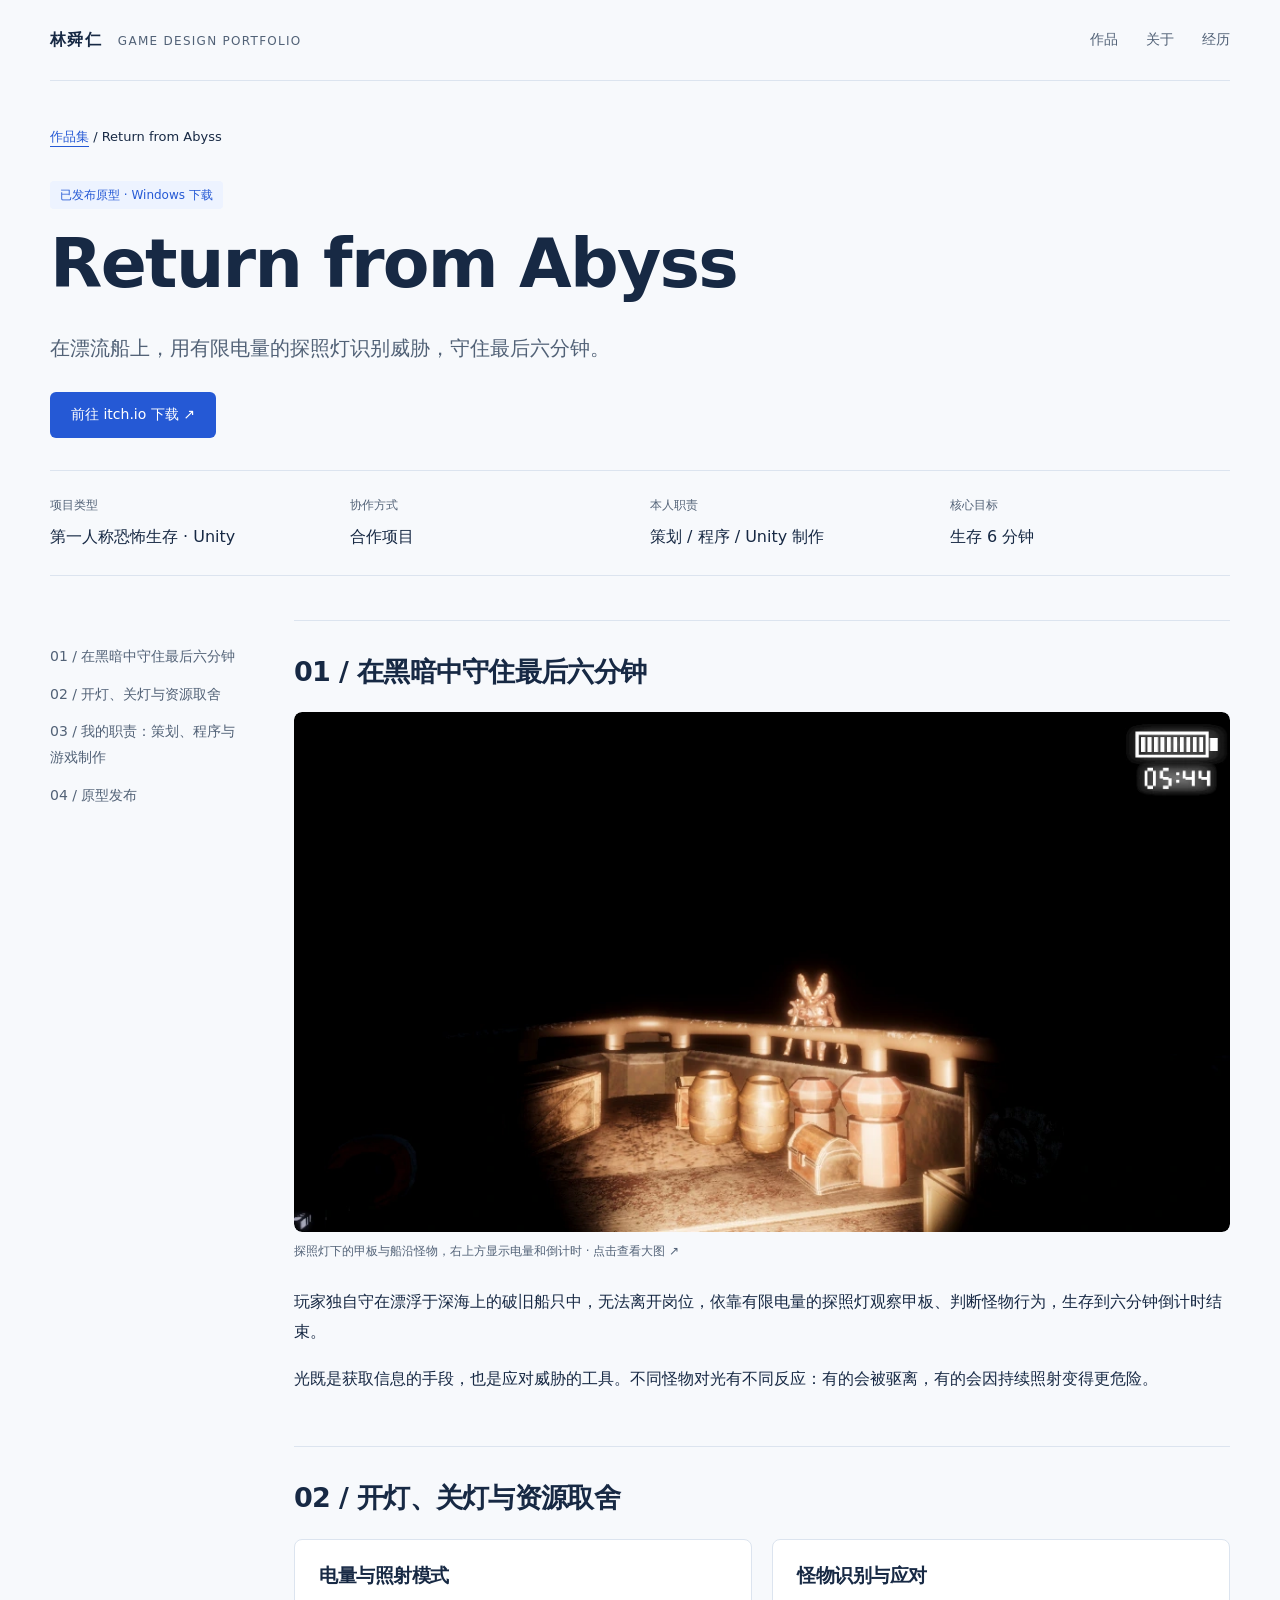
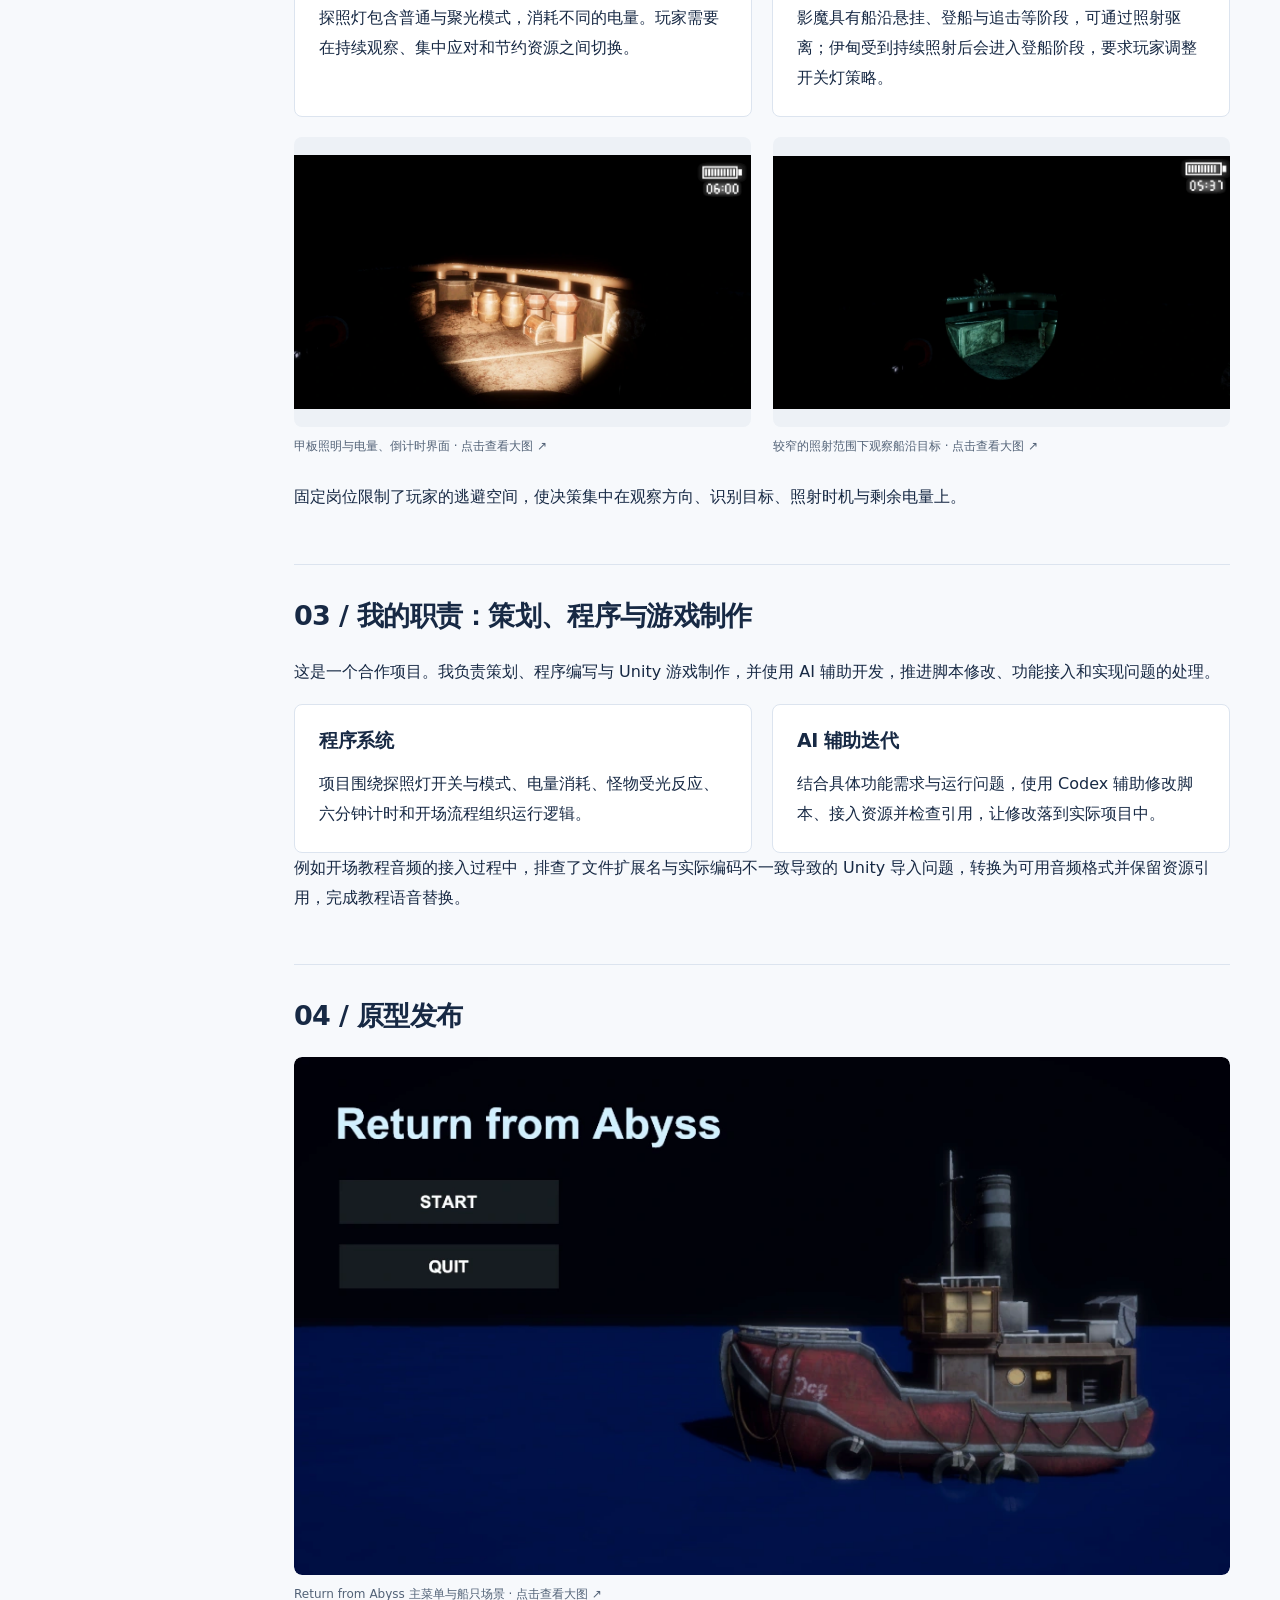
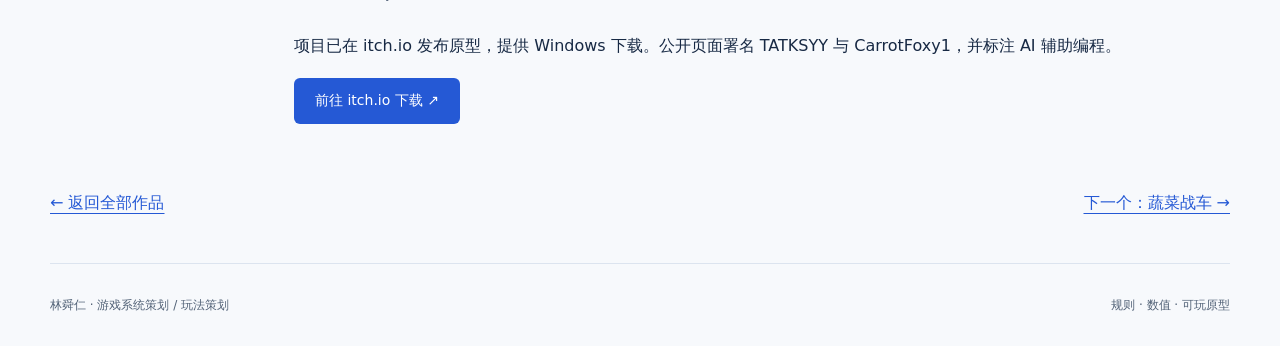
<file: site/projects/return-from-abyss.html>
<!doctype html><html lang="zh-CN"><head><meta charset="utf-8"><meta name="viewport" content="width=device-width,initial-scale=1"><meta name="description" content="Return from Abyss：林舜仁的游戏系统策划与玩法策划作品集，展示规则、数值配置和可玩原型。"><meta name="robots" content="noindex"><title>Return from Abyss｜林舜仁</title><link rel="icon" type="image/svg+xml" href="../assets/favicon.svg"><link rel="stylesheet" href="../assets/style.css"></head><body><a class="skip" href="#main">跳到正文</a><header class="wrap top"><a class="brand" href="../index.html">林舜仁<span>GAME DESIGN PORTFOLIO</span></a><nav aria-label="主导航"><a href="../index.html#projects">作品</a><a href="../index.html#about">关于</a><a href="../index.html#experience">经历</a></nav></header><main id="main" class="wrap"><section class="detail-hero"><p class="breadcrumb"><a href="../index.html#projects">作品集</a> / Return from Abyss</p><span class="tag">已发布原型 · Windows 下载</span><h1>Return from Abyss</h1><p class="intro">在漂流船上，用有限电量的探照灯识别威胁，守住最后六分钟。</p><div class="actions"><a class="button" href="https://tatksyy.itch.io/return-from-byess" target="_blank" rel="noopener noreferrer">前往 itch.io 下载 ↗</a></div><dl class="facts"><div><dt>项目类型</dt><dd>第一人称恐怖生存 · Unity</dd></div><div><dt>协作方式</dt><dd>合作项目</dd></div><div><dt>本人职责</dt><dd>策划 / 程序 / Unity 制作</dd></div><div><dt>核心目标</dt><dd>生存 6 分钟</dd></div></dl></section><div class="detail-layout"><nav class="toc" aria-label="本页目录"><a href="#play">01 / 在黑暗中守住最后六分钟</a><a href="#decisions">02 / 开灯、关灯与资源取舍</a><a href="#role">03 / 我的职责：策划、程序与游戏制作</a><a href="#release">04 / 原型发布</a></nav><div class="prose"><section id="play" class="section"><h2>01 / 在黑暗中守住最后六分钟</h2><figure class="work-photo"><a href="../assets/works/abyss-cover.webp" target="_blank" rel="noopener" aria-label="查看大图：探照灯下的甲板与船沿怪物，右上方显示电量和倒计时（新标签页）"><img src="../assets/works/abyss-cover.webp" width="1009" height="560" alt="探照灯下的甲板与船沿怪物，右上方显示电量和倒计时" loading="lazy"></a><figcaption>探照灯下的甲板与船沿怪物，右上方显示电量和倒计时 · 点击查看大图 ↗</figcaption></figure><p>玩家独自守在漂浮于深海上的破旧船只中，无法离开岗位，依靠有限电量的探照灯观察甲板、判断怪物行为，生存到六分钟倒计时结束。</p><p>光既是获取信息的手段，也是应对威胁的工具。不同怪物对光有不同反应：有的会被驱离，有的会因持续照射变得更危险。</p></section><section id="decisions" class="section"><h2>02 / 开灯、关灯与资源取舍</h2><div class="split"><article class="block"><h3>电量与照射模式</h3><p>探照灯包含普通与聚光模式，消耗不同的电量。玩家需要在持续观察、集中应对和节约资源之间切换。</p></article><article class="block"><h3>怪物识别与应对</h3><p>影魔具有船沿悬挂、登船与追击等阶段，可通过照射驱离；伊甸受到持续照射后会进入登船阶段，要求玩家调整开关灯策略。</p></article></div><div class="gallery"><figure class="work-photo"><a href="../assets/works/abyss-deck.webp" target="_blank" rel="noopener" aria-label="查看大图：甲板照明与电量、倒计时界面（新标签页）"><img src="../assets/works/abyss-deck.webp" width="1023" height="569" alt="甲板照明与电量、倒计时界面" loading="lazy"></a><figcaption>甲板照明与电量、倒计时界面 · 点击查看大图 ↗</figcaption></figure><figure class="work-photo"><a href="../assets/works/abyss-light.webp" target="_blank" rel="noopener" aria-label="查看大图：较窄的照射范围下观察船沿目标（新标签页）"><img src="../assets/works/abyss-light.webp" width="997" height="552" alt="较窄的照射范围下观察船沿目标" loading="lazy"></a><figcaption>较窄的照射范围下观察船沿目标 · 点击查看大图 ↗</figcaption></figure></div><p>固定岗位限制了玩家的逃避空间，使决策集中在观察方向、识别目标、照射时机与剩余电量上。</p></section><section id="role" class="section"><h2>03 / 我的职责：策划、程序与游戏制作</h2><p>这是一个合作项目。我负责策划、程序编写与 Unity 游戏制作，并使用 AI 辅助开发，推进脚本修改、功能接入和实现问题的处理。</p><div class="split"><article class="block"><h3>程序系统</h3><p>项目围绕探照灯开关与模式、电量消耗、怪物受光反应、六分钟计时和开场流程组织运行逻辑。</p></article><article class="block"><h3>AI 辅助迭代</h3><p>结合具体功能需求与运行问题，使用 Codex 辅助修改脚本、接入资源并检查引用，让修改落到实际项目中。</p></article></div><p>例如开场教程音频的接入过程中，排查了文件扩展名与实际编码不一致导致的 Unity 导入问题，转换为可用音频格式并保留资源引用，完成教程语音替换。</p></section><section id="release" class="section"><h2>04 / 原型发布</h2><figure class="work-photo"><a href="../assets/works/abyss-menu.webp" target="_blank" rel="noopener" aria-label="查看大图：Return from Abyss 主菜单与船只场景（新标签页）"><img src="../assets/works/abyss-menu.webp" width="1004" height="556" alt="Return from Abyss 主菜单与船只场景" loading="lazy"></a><figcaption>Return from Abyss 主菜单与船只场景 · 点击查看大图 ↗</figcaption></figure><p>项目已在 itch.io 发布原型，提供 Windows 下载。公开页面署名 TATKSYY 与 CarrotFoxy1，并标注 AI 辅助编程。</p><a class="button" href="https://tatksyy.itch.io/return-from-byess" target="_blank" rel="noopener noreferrer">前往 itch.io 下载 ↗</a></section></div></div><div class="next"><a href="../index.html#projects">← 返回全部作品</a><a href="vegechariot.html">下一个：蔬菜战车 →</a></div></main><footer class="wrap"><span>林舜仁 · 游戏系统策划 / 玩法策划</span><span>规则 · 数值 · 可玩原型</span></footer></body></html>
</file>
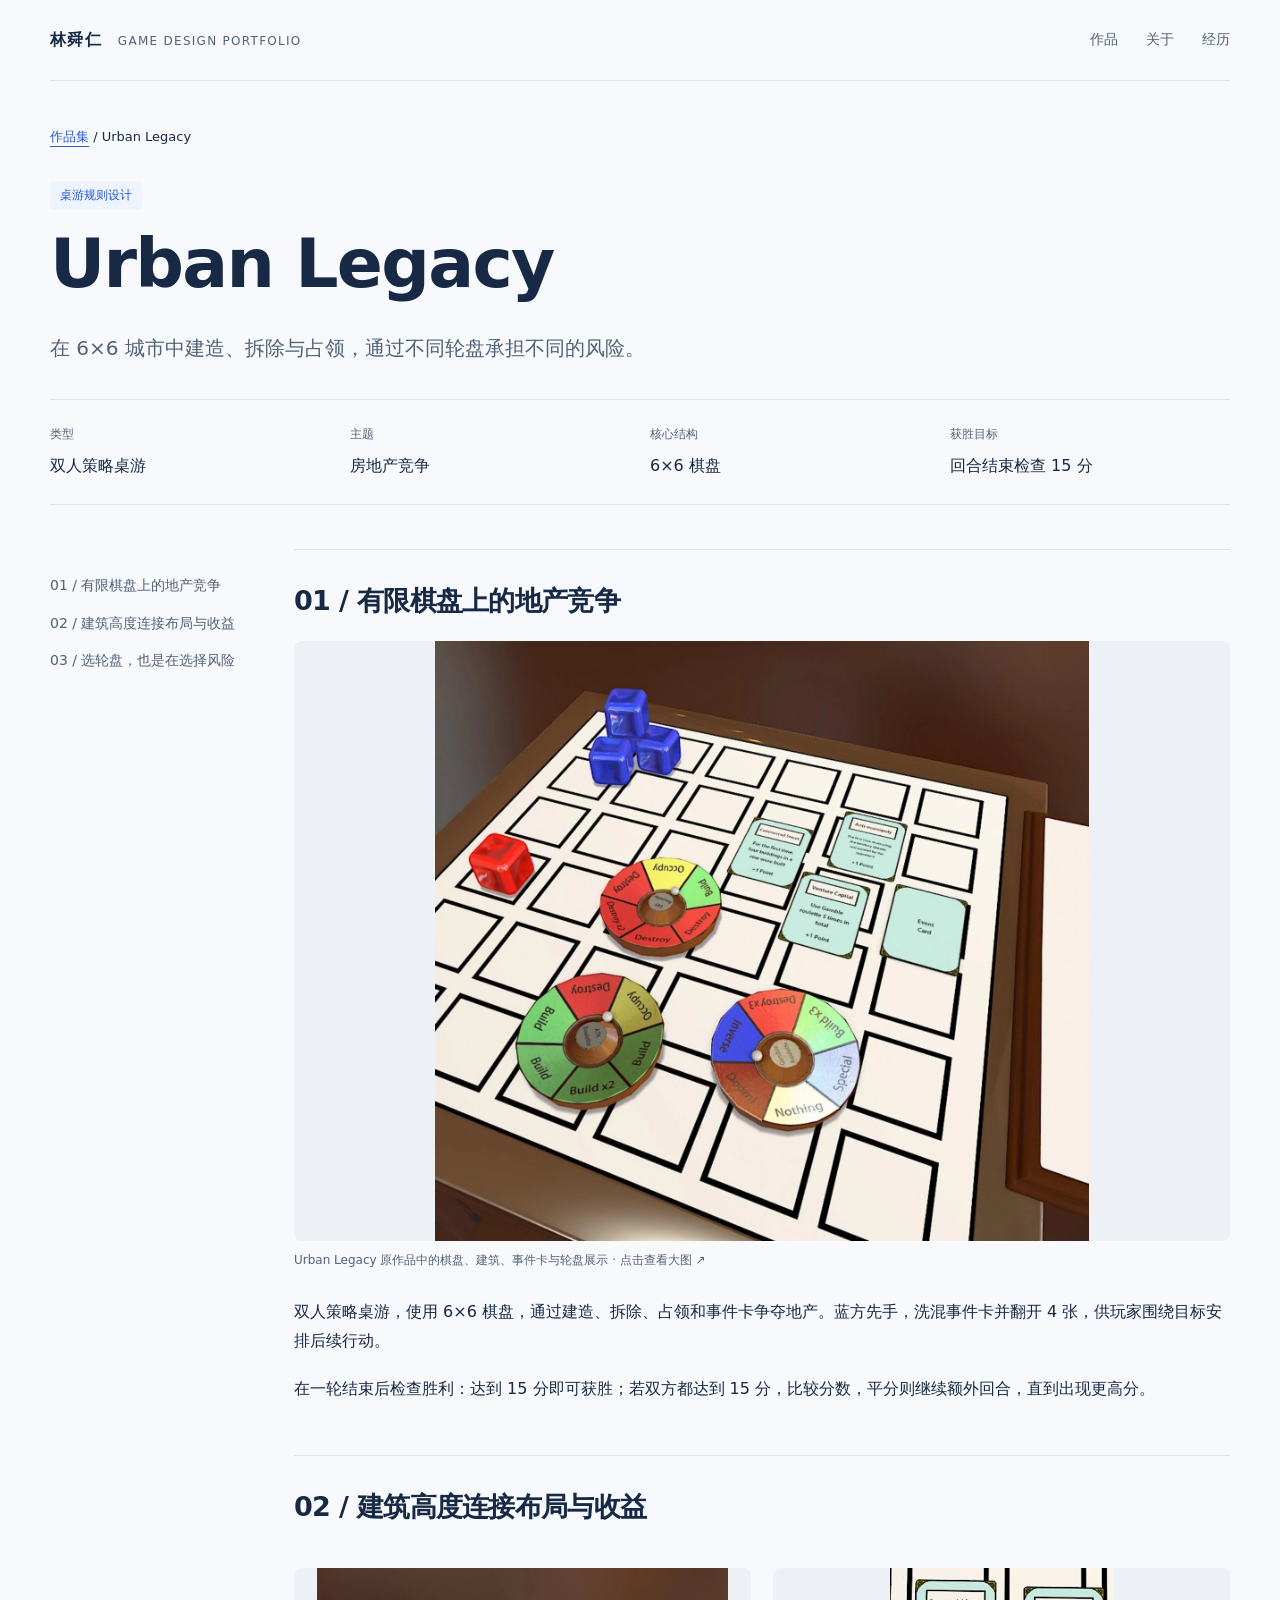
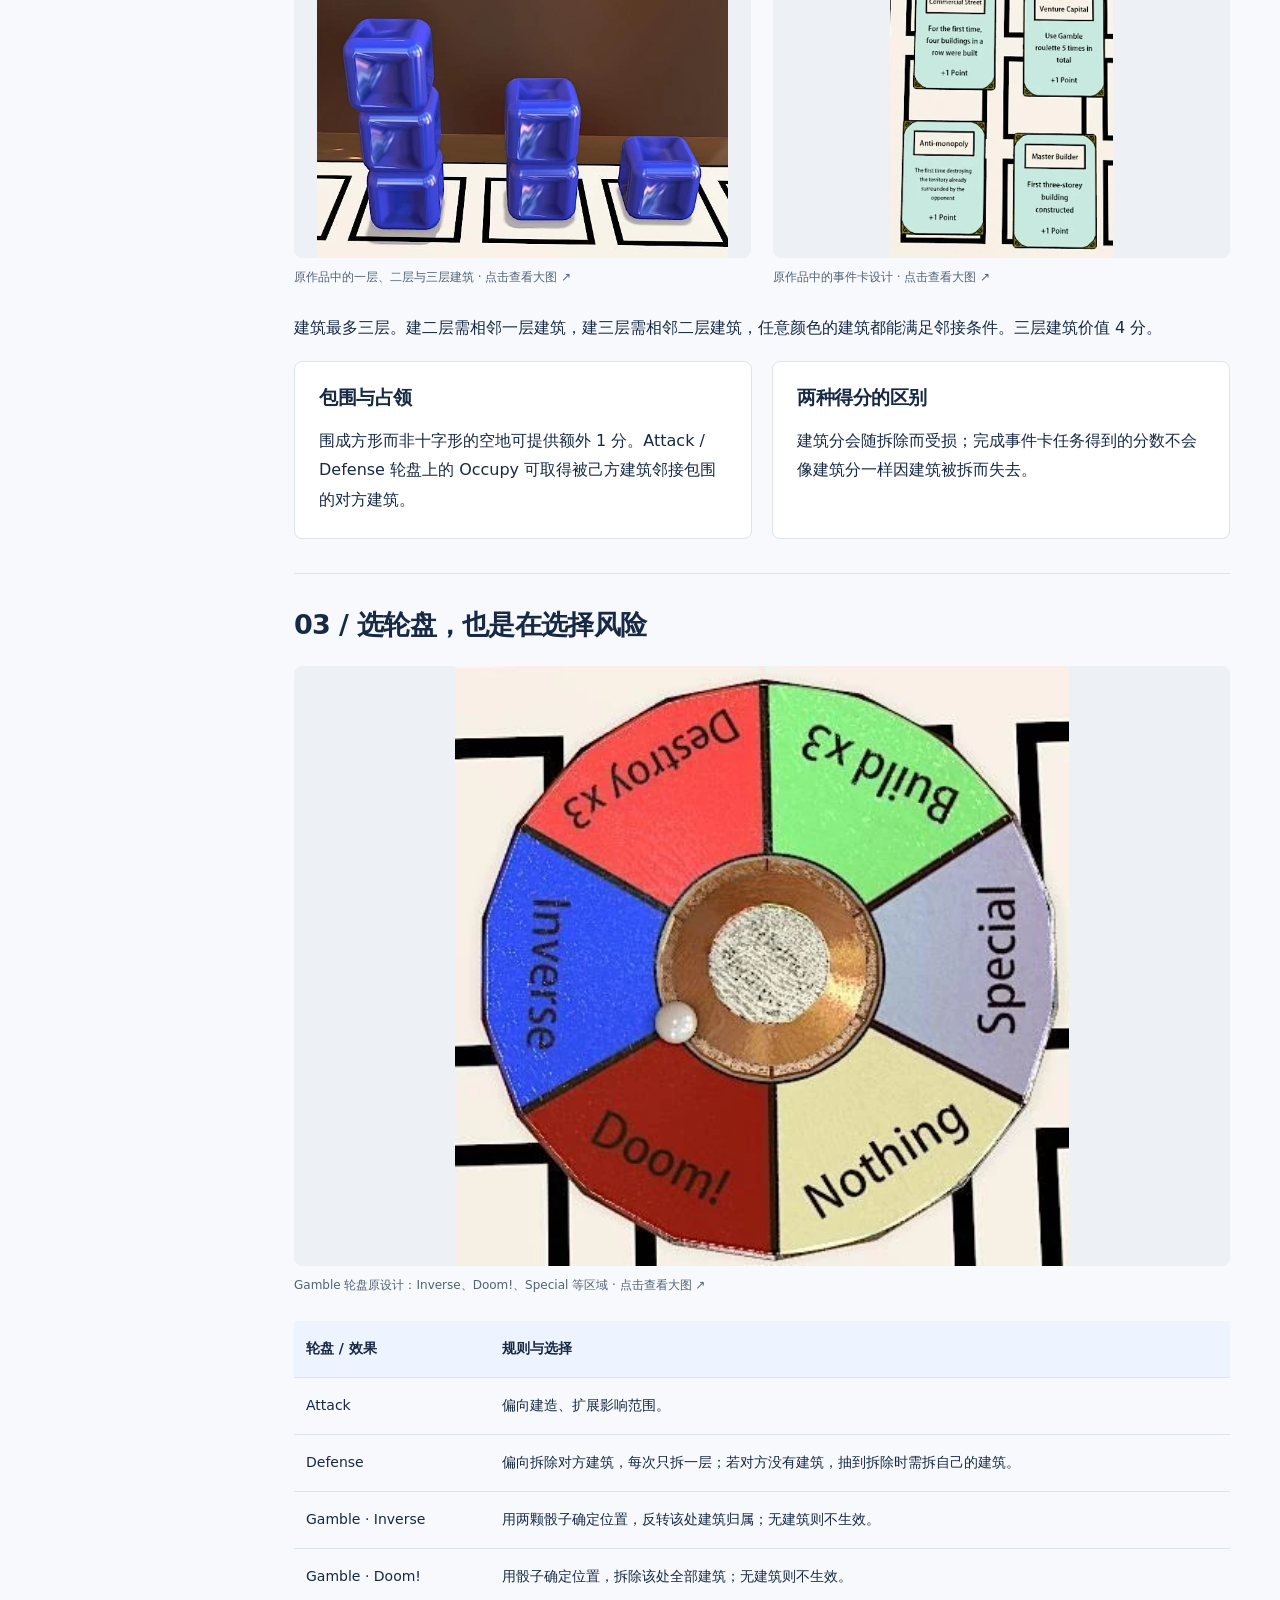
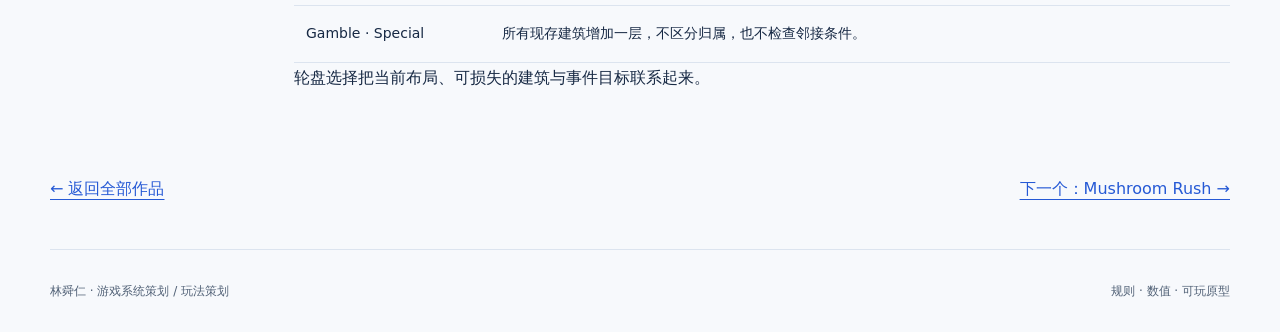
<file: site/projects/urban-legacy.html>
<!doctype html><html lang="zh-CN"><head><meta charset="utf-8"><meta name="viewport" content="width=device-width,initial-scale=1"><meta name="description" content="Urban Legacy：林舜仁的游戏系统策划与玩法策划作品集，展示规则、数值配置和可玩原型。"><meta name="robots" content="noindex"><title>Urban Legacy｜林舜仁</title><link rel="icon" type="image/svg+xml" href="../assets/favicon.svg"><link rel="stylesheet" href="../assets/style.css"></head><body><a class="skip" href="#main">跳到正文</a><header class="wrap top"><a class="brand" href="../index.html">林舜仁<span>GAME DESIGN PORTFOLIO</span></a><nav aria-label="主导航"><a href="../index.html#projects">作品</a><a href="../index.html#about">关于</a><a href="../index.html#experience">经历</a></nav></header><main id="main" class="wrap"><section class="detail-hero"><p class="breadcrumb"><a href="../index.html#projects">作品集</a> / Urban Legacy</p><span class="tag">桌游规则设计</span><h1>Urban Legacy</h1><p class="intro">在 6×6 城市中建造、拆除与占领，通过不同轮盘承担不同的风险。</p><dl class="facts"><div><dt>类型</dt><dd>双人策略桌游</dd></div><div><dt>主题</dt><dd>房地产竞争</dd></div><div><dt>核心结构</dt><dd>6×6 棋盘</dd></div><div><dt>获胜目标</dt><dd>回合结束检查 15 分</dd></div></dl></section><div class="detail-layout"><nav class="toc" aria-label="本页目录"><a href="#rules">01 / 有限棋盘上的地产竞争</a><a href="#build">02 / 建筑高度连接布局与收益</a><a href="#roulette">03 / 选轮盘，也是在选择风险</a></nav><div class="prose"><section id="rules" class="section"><h2>01 / 有限棋盘上的地产竞争</h2><figure class="work-photo"><a href="../assets/works/urban-cover.webp" target="_blank" rel="noopener" aria-label="查看大图：Urban Legacy 原作品中的棋盘、建筑、事件卡与轮盘展示（新标签页）"><img src="../assets/works/urban-cover.webp" width="1464" height="1342" alt="Urban Legacy 原作品中的棋盘、建筑、事件卡与轮盘展示" loading="lazy"></a><figcaption>Urban Legacy 原作品中的棋盘、建筑、事件卡与轮盘展示 · 点击查看大图 ↗</figcaption></figure><p>双人策略桌游，使用 6×6 棋盘，通过建造、拆除、占领和事件卡争夺地产。蓝方先手，洗混事件卡并翻开 4 张，供玩家围绕目标安排后续行动。</p><p>在一轮结束后检查胜利：达到 15 分即可获胜；若双方都达到 15 分，比较分数，平分则继续额外回合，直到出现更高分。</p></section><section id="build" class="section"><h2>02 / 建筑高度连接布局与收益</h2><div class="gallery"><figure class="work-photo"><a href="../assets/works/urban-buildings.webp" target="_blank" rel="noopener" aria-label="查看大图：原作品中的一层、二层与三层建筑（新标签页）"><img src="../assets/works/urban-buildings.webp" width="666" height="470" alt="原作品中的一层、二层与三层建筑" loading="lazy"></a><figcaption>原作品中的一层、二层与三层建筑 · 点击查看大图 ↗</figcaption></figure><figure class="work-photo"><a href="../assets/works/urban-events.webp" target="_blank" rel="noopener" aria-label="查看大图：原作品中的事件卡设计（新标签页）"><img src="../assets/works/urban-events.webp" width="424" height="550" alt="原作品中的事件卡设计" loading="lazy"></a><figcaption>原作品中的事件卡设计 · 点击查看大图 ↗</figcaption></figure></div><p>建筑最多三层。建二层需相邻一层建筑，建三层需相邻二层建筑，任意颜色的建筑都能满足邻接条件。三层建筑价值 4 分。</p><div class="split"><article class="block"><h3>包围与占领</h3><p>围成方形而非十字形的空地可提供额外 1 分。Attack / Defense 轮盘上的 Occupy 可取得被己方建筑邻接包围的对方建筑。</p></article><article class="block"><h3>两种得分的区别</h3><p>建筑分会随拆除而受损；完成事件卡任务得到的分数不会像建筑分一样因建筑被拆而失去。</p></article></div></section><section id="roulette" class="section"><h2>03 / 选轮盘，也是在选择风险</h2><figure class="work-photo"><a href="../assets/works/urban-roulette.webp" target="_blank" rel="noopener" aria-label="查看大图：Gamble 轮盘原设计：Inverse、Doom!、Special 等区域（新标签页）"><img src="../assets/works/urban-roulette.webp" width="408" height="399" alt="Gamble 轮盘原设计：Inverse、Doom!、Special 等区域" loading="lazy"></a><figcaption>Gamble 轮盘原设计：Inverse、Doom!、Special 等区域 · 点击查看大图 ↗</figcaption></figure><div class="table-wrap"><table><thead><tr><th scope="col">轮盘 / 效果</th><th scope="col">规则与选择</th></tr></thead><tbody><tr><td>Attack</td><td>偏向建造、扩展影响范围。</td></tr><tr><td>Defense</td><td>偏向拆除对方建筑，每次只拆一层；若对方没有建筑，抽到拆除时需拆自己的建筑。</td></tr><tr><td>Gamble · Inverse</td><td>用两颗骰子确定位置，反转该处建筑归属；无建筑则不生效。</td></tr><tr><td>Gamble · Doom!</td><td>用骰子确定位置，拆除该处全部建筑；无建筑则不生效。</td></tr><tr><td>Gamble · Special</td><td>所有现存建筑增加一层，不区分归属，也不检查邻接条件。</td></tr></tbody></table></div><p>轮盘选择把当前布局、可损失的建筑与事件目标联系起来。</p></section></div></div><div class="next"><a href="../index.html#projects">← 返回全部作品</a><a href="mushroom-rush.html">下一个：Mushroom Rush →</a></div></main><footer class="wrap"><span>林舜仁 · 游戏系统策划 / 玩法策划</span><span>规则 · 数值 · 可玩原型</span></footer></body></html>
</file>
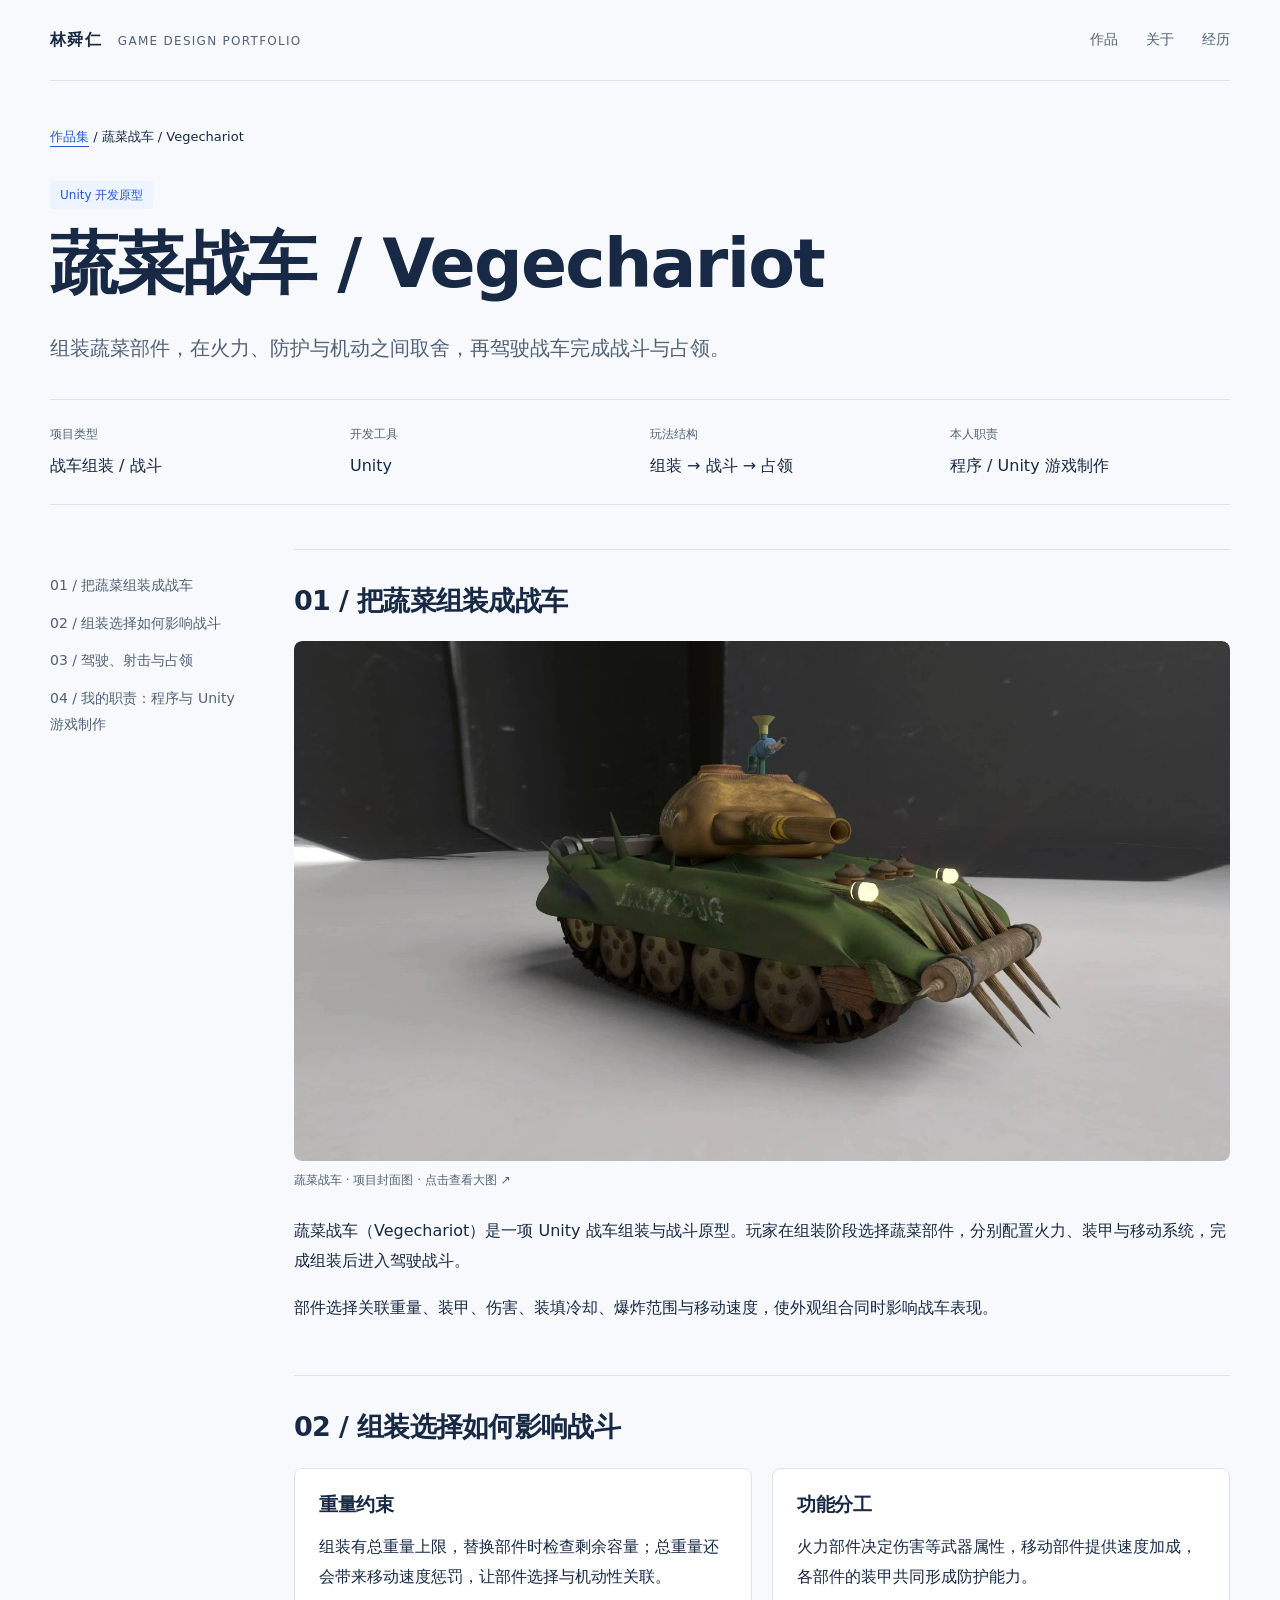
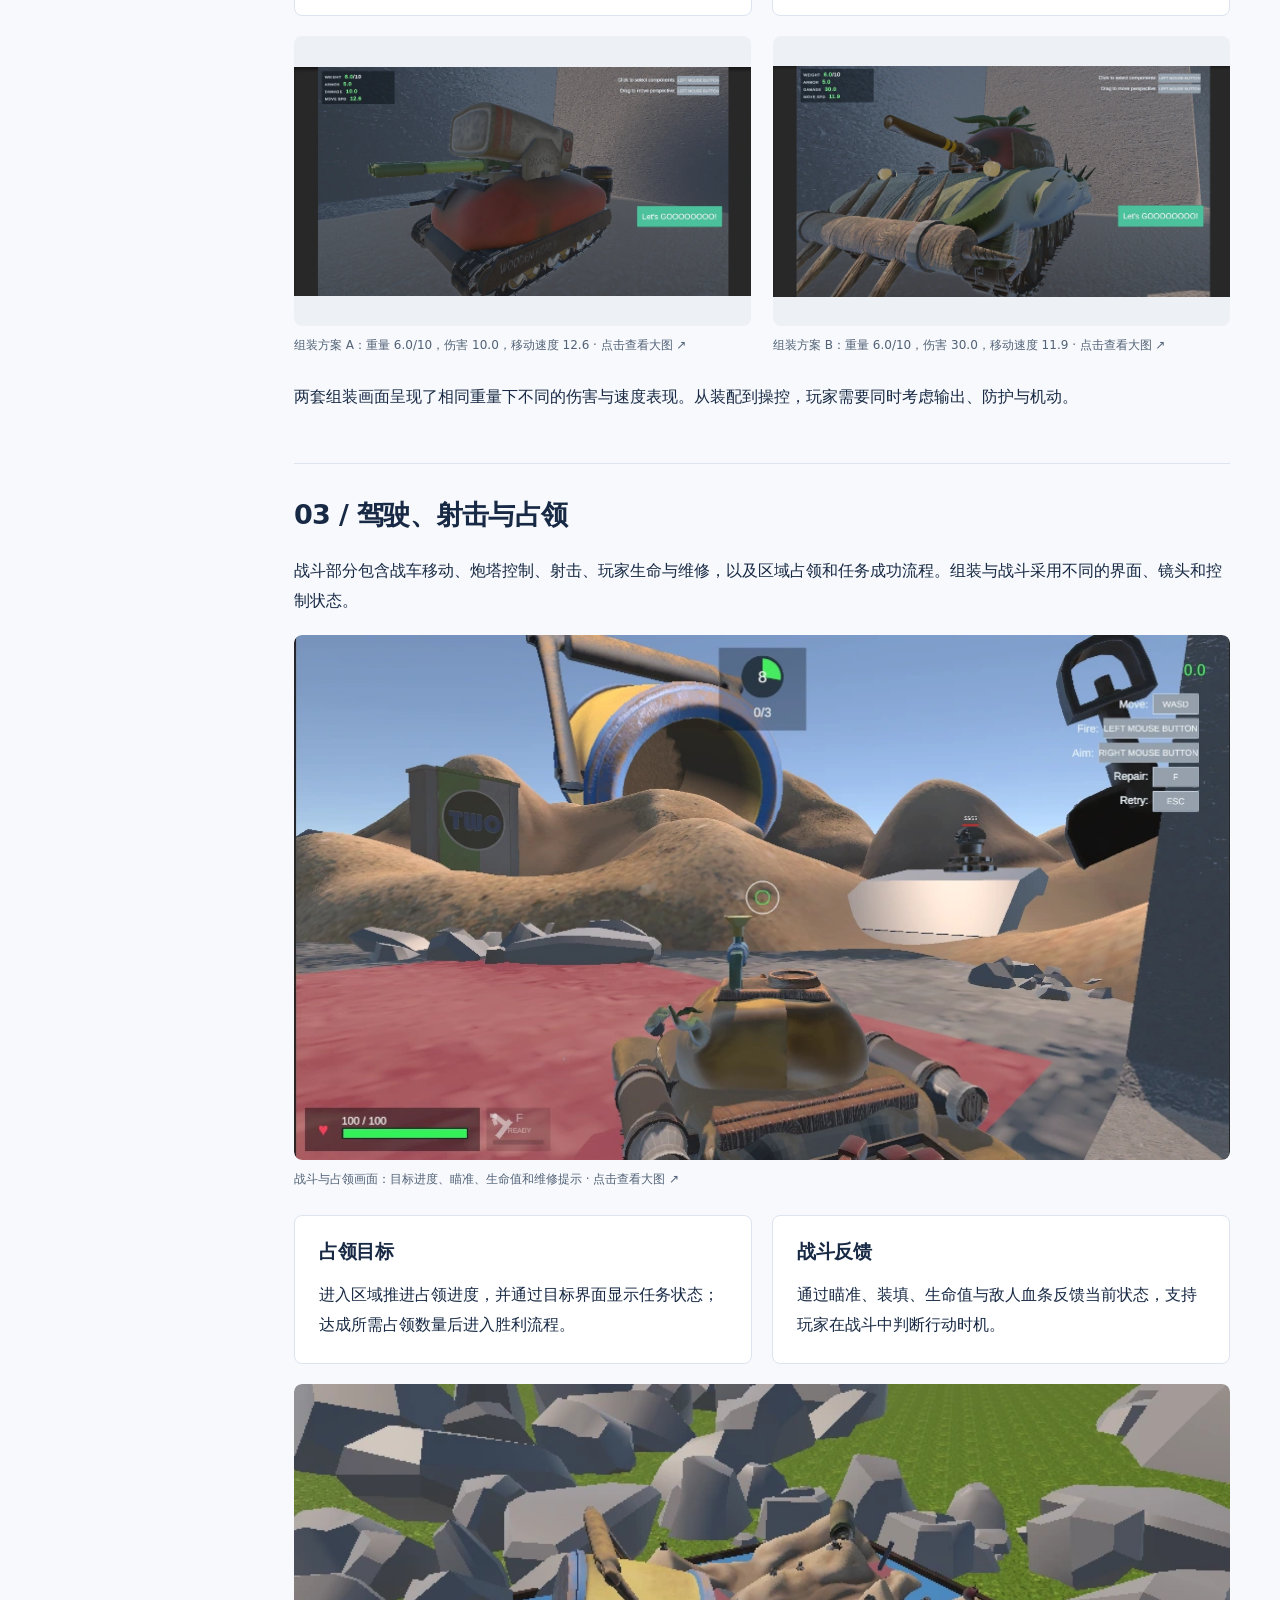
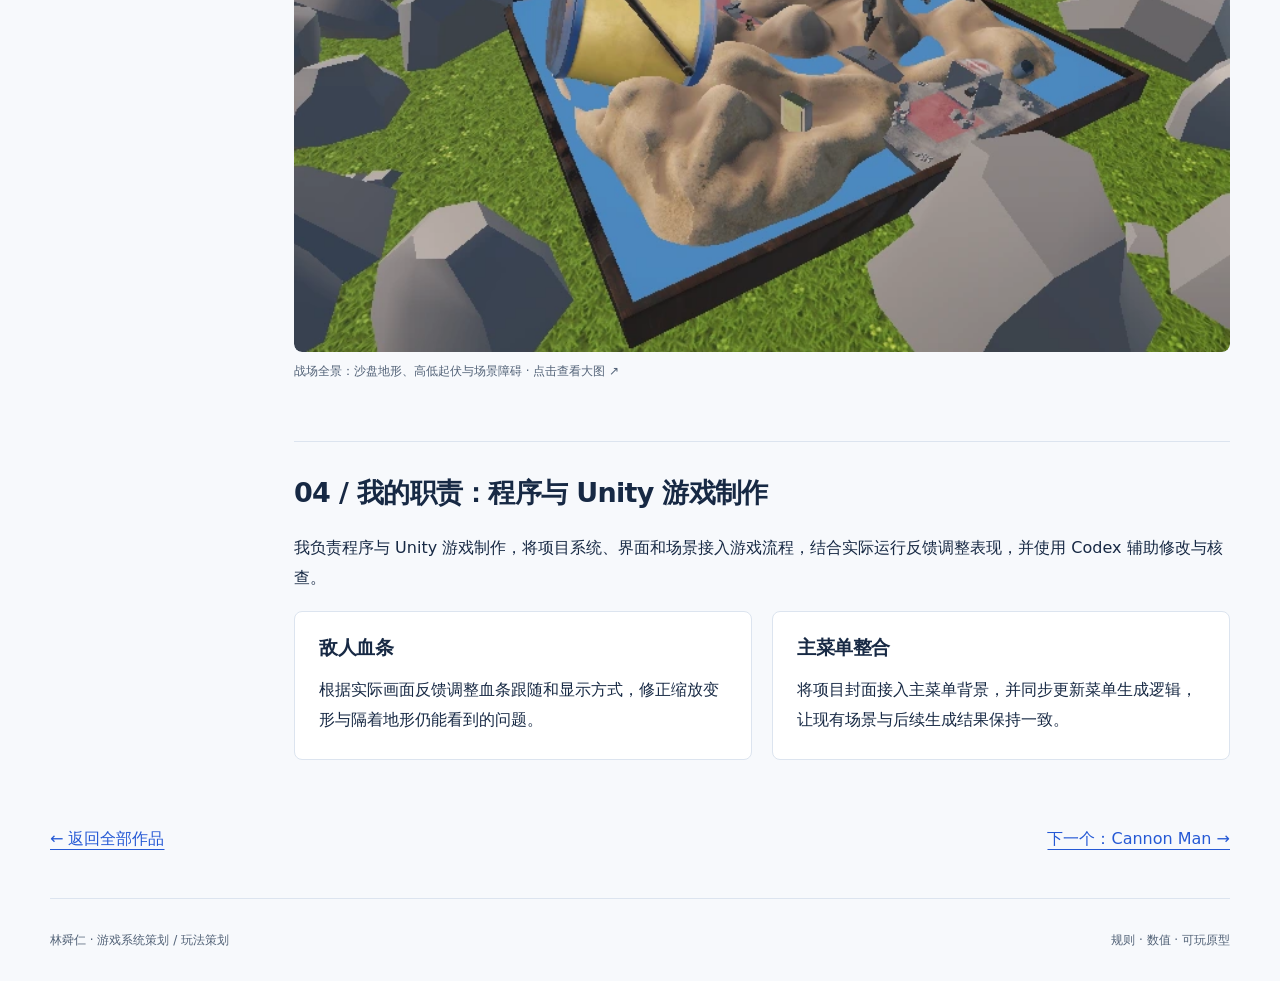
<file: site/projects/vegechariot.html>
<!doctype html><html lang="zh-CN"><head><meta charset="utf-8"><meta name="viewport" content="width=device-width,initial-scale=1"><meta name="description" content="蔬菜战车 / Vegechariot：林舜仁的游戏系统策划与玩法策划作品集，展示规则、数值配置和可玩原型。"><meta name="robots" content="noindex"><title>蔬菜战车 / Vegechariot｜林舜仁</title><link rel="icon" type="image/svg+xml" href="../assets/favicon.svg"><link rel="stylesheet" href="../assets/style.css"></head><body><a class="skip" href="#main">跳到正文</a><header class="wrap top"><a class="brand" href="../index.html">林舜仁<span>GAME DESIGN PORTFOLIO</span></a><nav aria-label="主导航"><a href="../index.html#projects">作品</a><a href="../index.html#about">关于</a><a href="../index.html#experience">经历</a></nav></header><main id="main" class="wrap"><section class="detail-hero"><p class="breadcrumb"><a href="../index.html#projects">作品集</a> / 蔬菜战车 / Vegechariot</p><span class="tag">Unity 开发原型</span><h1>蔬菜战车 / Vegechariot</h1><p class="intro">组装蔬菜部件，在火力、防护与机动之间取舍，再驾驶战车完成战斗与占领。</p><dl class="facts"><div><dt>项目类型</dt><dd>战车组装 / 战斗</dd></div><div><dt>开发工具</dt><dd>Unity</dd></div><div><dt>玩法结构</dt><dd>组装 → 战斗 → 占领</dd></div><div><dt>本人职责</dt><dd>程序 / Unity 游戏制作</dd></div></dl></section><div class="detail-layout"><nav class="toc" aria-label="本页目录"><a href="#assembly">01 / 把蔬菜组装成战车</a><a href="#tradeoffs">02 / 组装选择如何影响战斗</a><a href="#combat">03 / 驾驶、射击与占领</a><a href="#contribution">04 / 我的职责：程序与 Unity 游戏制作</a></nav><div class="prose"><section id="assembly" class="section"><h2>01 / 把蔬菜组装成战车</h2><figure class="work-photo"><a href="../assets/works/vegechariot-cover.webp" target="_blank" rel="noopener" aria-label="查看大图：蔬菜战车 · 项目封面图（新标签页）"><img src="../assets/works/vegechariot-cover.webp" width="1600" height="888" alt="蔬菜战车 · 项目封面图" loading="lazy"></a><figcaption>蔬菜战车 · 项目封面图 · 点击查看大图 ↗</figcaption></figure><p>蔬菜战车（Vegechariot）是一项 Unity 战车组装与战斗原型。玩家在组装阶段选择蔬菜部件，分别配置火力、装甲与移动系统，完成组装后进入驾驶战斗。</p><p>部件选择关联重量、装甲、伤害、装填冷却、爆炸范围与移动速度，使外观组合同时影响战车表现。</p></section><section id="tradeoffs" class="section"><h2>02 / 组装选择如何影响战斗</h2><div class="split"><article class="block"><h3>重量约束</h3><p>组装有总重量上限，替换部件时检查剩余容量；总重量还会带来移动速度惩罚，让部件选择与机动性关联。</p></article><article class="block"><h3>功能分工</h3><p>火力部件决定伤害等武器属性，移动部件提供速度加成，各部件的装甲共同形成防护能力。</p></article></div><div class="gallery"><figure class="work-photo"><a href="../assets/works/vege-assembly-a.webp" target="_blank" rel="noopener" aria-label="查看大图：组装方案 A：重量 6.0/10，伤害 10.0，移动速度 12.6（新标签页）"><img src="../assets/works/vege-assembly-a.webp" width="1033" height="519" alt="组装方案 A：重量 6.0/10，伤害 10.0，移动速度 12.6" loading="lazy"></a><figcaption>组装方案 A：重量 6.0/10，伤害 10.0，移动速度 12.6 · 点击查看大图 ↗</figcaption></figure><figure class="work-photo"><a href="../assets/works/vege-assembly-b.webp" target="_blank" rel="noopener" aria-label="查看大图：组装方案 B：重量 6.0/10，伤害 30.0，移动速度 11.9（新标签页）"><img src="../assets/works/vege-assembly-b.webp" width="1026" height="517" alt="组装方案 B：重量 6.0/10，伤害 30.0，移动速度 11.9" loading="lazy"></a><figcaption>组装方案 B：重量 6.0/10，伤害 30.0，移动速度 11.9 · 点击查看大图 ↗</figcaption></figure></div><p>两套组装画面呈现了相同重量下不同的伤害与速度表现。从装配到操控，玩家需要同时考虑输出、防护与机动。</p></section><section id="combat" class="section"><h2>03 / 驾驶、射击与占领</h2><p>战斗部分包含战车移动、炮塔控制、射击、玩家生命与维修，以及区域占领和任务成功流程。组装与战斗采用不同的界面、镜头和控制状态。</p><figure class="work-photo"><a href="../assets/works/vege-combat.webp" target="_blank" rel="noopener" aria-label="查看大图：战斗与占领画面：目标进度、瞄准、生命值和维修提示（新标签页）"><img src="../assets/works/vege-combat.webp" width="931" height="522" alt="战斗与占领画面：目标进度、瞄准、生命值和维修提示" loading="lazy"></a><figcaption>战斗与占领画面：目标进度、瞄准、生命值和维修提示 · 点击查看大图 ↗</figcaption></figure><div class="split"><article class="block"><h3>占领目标</h3><p>进入区域推进占领进度，并通过目标界面显示任务状态；达成所需占领数量后进入胜利流程。</p></article><article class="block"><h3>战斗反馈</h3><p>通过瞄准、装填、生命值与敌人血条反馈当前状态，支持玩家在战斗中判断行动时机。</p></article></div><figure class="work-photo"><a href="../assets/works/vege-map.webp" target="_blank" rel="noopener" aria-label="查看大图：战场全景：沙盘地形、高低起伏与场景障碍（新标签页）"><img src="../assets/works/vege-map.webp" width="744" height="451" alt="战场全景：沙盘地形、高低起伏与场景障碍" loading="lazy"></a><figcaption>战场全景：沙盘地形、高低起伏与场景障碍 · 点击查看大图 ↗</figcaption></figure></section><section id="contribution" class="section"><h2>04 / 我的职责：程序与 Unity 游戏制作</h2><p>我负责程序与 Unity 游戏制作，将项目系统、界面和场景接入游戏流程，结合实际运行反馈调整表现，并使用 Codex 辅助修改与核查。</p><div class="split"><article class="block"><h3>敌人血条</h3><p>根据实际画面反馈调整血条跟随和显示方式，修正缩放变形与隔着地形仍能看到的问题。</p></article><article class="block"><h3>主菜单整合</h3><p>将项目封面接入主菜单背景，并同步更新菜单生成逻辑，让现有场景与后续生成结果保持一致。</p></article></div></section></div></div><div class="next"><a href="../index.html#projects">← 返回全部作品</a><a href="cannon-man.html">下一个：Cannon Man →</a></div></main><footer class="wrap"><span>林舜仁 · 游戏系统策划 / 玩法策划</span><span>规则 · 数值 · 可玩原型</span></footer></body></html>
</file>
<file: site/assets/style.css>
:root{--blue:#2559d5;--ink:#172944;--muted:#526277;--line:#dce4ef;--bg:#f7f9fc;--white:#fff}*{box-sizing:border-box}html{scroll-behavior:smooth;scroll-padding-top:30px}body{margin:0;background:var(--bg);color:var(--ink);font:16px/1.85 system-ui,-apple-system,"Segoe UI","Microsoft YaHei",sans-serif}a{color:var(--blue);text-underline-offset:5px}a:hover{text-decoration:underline}a:focus-visible{outline:3px solid var(--blue);outline-offset:5px;border-radius:3px}p{margin:0 0 18px}h1,h2,h3{line-height:1.25;letter-spacing:-.025em}h1{font-size:clamp(42px,5.4vw,76px);margin:12px 0 24px}h2{font-size:30px;margin:0 0 24px}h3{font-size:22px;margin:0 0 16px}.wrap{width:min(1180px,calc(100% - 64px));margin:auto}.top{display:flex;align-items:center;justify-content:space-between;gap:20px;padding:25px 0;border-bottom:1px solid var(--line)}.brand{text-decoration:none;color:var(--ink);font-weight:750;letter-spacing:.08em}.brand span{font-weight:400;font-size:12px;margin-left:16px;color:var(--muted)}nav{display:flex;gap:28px}nav a{font-size:14px;text-decoration:none;color:var(--muted)}.skip{position:absolute;left:20px;top:-100px;background:white;padding:10px;z-index:10}.skip:focus{top:8px}.eyebrow{color:var(--blue);font-size:12px;letter-spacing:.14em;font-weight:650}.hero{padding:66px 0 60px;display:grid;grid-template-columns:1.5fr 1fr;gap:60px;align-items:center}.hero .lead{font-size:21px;max-width:680px}.muted,.intro{color:var(--muted)}.button{display:inline-flex;align-items:center;justify-content:center;min-height:46px;padding:9px 21px;border-radius:6px;background:var(--blue);color:white;text-decoration:none;font-size:14px;gap:25px}.button.secondary{background:white;border:1px solid var(--line);color:var(--ink)}.actions{display:flex;flex-wrap:wrap;gap:12px;margin-top:25px}.hero-note{border-left:2px solid var(--blue);padding:18px 0 18px 28px}.hero-note p{margin-bottom:12px}.hero-note .large{font-size:25px;line-height:1.5}.section{padding:48px 0;border-top:1px solid var(--line)}.section-head{display:flex;justify-content:space-between;align-items:baseline;gap:16px;margin-bottom:25px}.section-head h2{margin:0}.section-head span{font-size:13px;color:var(--muted)}.featured{display:grid;grid-template-columns:1.05fr 1fr;background:white;border:1px solid var(--line);border-radius:12px;overflow:hidden}.feature-art{background:#edf3ff;display:flex;align-items:center;padding:16px}.feature-art img{width:100%;height:auto}.card-body{padding:32px}.card-body h3{font-size:30px;margin:14px 0}.tag{display:inline-block;font-size:12px;color:var(--blue);background:#edf3ff;padding:3px 10px;border-radius:4px}.tag.neutral{color:var(--muted);background:#f0f3f7}.meta{color:var(--muted);font-size:13px}.cards{display:grid;grid-template-columns:repeat(3,1fr);gap:22px;margin-top:22px}.card{background:white;border:1px solid var(--line);border-radius:10px;overflow:hidden;display:flex;flex-direction:column}.card img{width:100%;height:auto;display:block}.card .card-body{padding:24px;display:flex;flex-direction:column;flex:1}.card h3{font-size:24px}.card .detail-link{margin-top:auto}.detail-link{font-size:14px;font-weight:650}.split{display:grid;grid-template-columns:1fr 1fr;gap:48px}.block{padding:24px;background:white;border:1px solid var(--line);border-radius:8px}.block p:last-child{margin-bottom:0}.timeline{border-left:1px solid var(--line);padding-left:24px}.timeline article+article{margin-top:26px}.timeline h3{font-size:18px;margin:6px 0}.tools{display:flex;flex-wrap:wrap;gap:8px}.tools span{border:1px solid var(--line);border-radius:4px;padding:4px 10px;font-size:13px;background:white}.games{display:grid;grid-template-columns:repeat(3,1fr);gap:18px}.games article{border-top:2px solid var(--line);padding-top:15px}.games h3{font-size:17px;margin-bottom:8px}.games p{font-size:14px;color:var(--muted)}footer{padding:30px 0;border-top:1px solid var(--line);display:flex;justify-content:space-between;gap:18px;font-size:12px;color:var(--muted)}.detail-hero{padding:44px 0}.breadcrumb{font-size:13px;margin-bottom:30px}.detail-hero h1{font-size:clamp(40px,6vw,68px)}.detail-hero .intro{max-width:790px;font-size:20px}.facts{display:grid;grid-template-columns:repeat(4,1fr);gap:20px;margin:32px 0 0;padding:23px 0;border-top:1px solid var(--line);border-bottom:1px solid var(--line)}dt{font-size:12px;color:var(--muted)}dd{margin:6px 0 0;font-size:16px}.detail-layout{display:grid;grid-template-columns:190px minmax(0,1fr);gap:54px}.toc{align-self:start;position:sticky;top:28px;display:flex;flex-direction:column;gap:12px;padding-top:24px}.toc a{font-size:14px;text-decoration:none}.prose .section{padding:34px 0}.prose h2{font-size:27px}.prose figure{margin:20px 0}.prose img{display:block;width:100%;height:auto;border-radius:8px}.prose figcaption{font-size:12px;color:var(--muted);margin-top:8px}.prose .split{gap:20px}.prose h3{font-size:19px}.callout{border-left:3px solid var(--blue);background:#edf3ff;padding:22px 24px;margin:20px 0}.table-wrap{overflow-x:auto}table{border-collapse:collapse;width:100%;font-size:14px}th,td{text-align:left;vertical-align:top;border-bottom:1px solid var(--line);padding:15px 12px}th{background:#edf3ff;font-weight:600}ul{padding-left:21px}.next{display:flex;justify-content:space-between;gap:20px;padding:30px 0 45px}.number{color:var(--blue);font-size:12px;letter-spacing:.12em} @media(max-width:850px){.hero{gap:30px}.cards{grid-template-columns:1fr}.card{display:grid;grid-template-columns:1fr 1fr}.card img{align-self:center}.detail-layout{grid-template-columns:1fr;gap:0}.toc{position:static;flex-direction:row;flex-wrap:wrap;border-bottom:1px solid var(--line);padding:0 0 20px}.games{grid-template-columns:repeat(2,1fr)}}@media(max-width:600px){.wrap{width:calc(100% - 36px)}.brand span{display:none}.top{padding:18px 0;gap:12px}nav{gap:17px}nav a{font-size:13px;display:inline-flex;align-items:center;min-height:44px}.hero{padding:40px 0;grid-template-columns:1fr;gap:24px}.hero h1{font-size:49px}.hero .lead{font-size:19px}.hero-note{padding:10px 0 10px 20px}.hero-note .large{font-size:20px}.hero-note p:last-child{margin:0}.featured,.card,.split{grid-template-columns:1fr}.card-body{padding:24px}.section{padding:34px 0}.section-head{align-items:start;flex-direction:column;gap:8px}.section-head h2,h2{font-size:26px}.facts{grid-template-columns:1fr 1fr}.detail-hero .intro{font-size:18px}.games{gap:18px}.prose .split{grid-template-columns:1fr}footer{flex-direction:column;gap:5px}.next{font-size:13px}th,td{padding:12px 8px}.feature-art{padding:5px}.toc a{min-height:36px;display:inline-flex;align-items:center}}@media(prefers-reduced-motion:reduce){html{scroll-behavior:auto}}

/* Real project material, second edition */
.featured .feature-art{padding:0;min-height:350px;background:#e6ecf4}.featured .feature-art img{height:100%;object-fit:cover}.card .feature-art{padding:0;aspect-ratio:16/10;overflow:hidden}.card .feature-art img{width:100%;height:100%;object-fit:cover}.card:last-child .feature-art img[src*="mushroom"]{object-fit:contain;background:#752b22}.art-cards{display:grid;grid-template-columns:1fr 1fr;gap:22px}.gallery{display:grid;grid-template-columns:1fr 1fr;gap:22px;align-items:start}.prose .work-photo{margin:20px 0 26px}.work-photo a{display:block;border-radius:8px;background:#edf1f6;overflow:hidden}.prose .work-photo img{max-height:600px;object-fit:contain;image-rendering:auto}.gallery .work-photo img{height:290px;object-fit:contain}.work-photo figcaption{line-height:1.6;margin-top:10px}.prose .meta{margin-top:14px}.work-photo a:hover{box-shadow:0 0 0 2px var(--blue)}
.cards{grid-template-columns:repeat(2,1fr)}.art-cards{grid-template-columns:1fr}.art-cards .card{display:grid;grid-template-columns:1fr 1fr}.abyss-image{max-width:630px;margin:auto}.art-cards .card-body{justify-content:center}
@media(max-width:850px){.art-cards .card{display:flex}.featured .feature-art{min-height:280px}}@media(max-width:600px){.featured .feature-art{min-height:0;aspect-ratio:4/3}.gallery,.art-cards{grid-template-columns:1fr}.gallery{gap:0}.gallery .work-photo img{height:auto;max-height:380px}.prose .work-photo img{max-height:420px}.card .feature-art{aspect-ratio:16/10}.art-cards .card{display:flex}}
@media(max-width:850px){.cards{grid-template-columns:1fr}}
.cards .vege-card{grid-column:1/-1;display:grid;grid-template-columns:1fr 1fr}.cards .vege-card .card-body{justify-content:center}.experience-intro{max-width:900px}.experience-stats{display:grid;grid-template-columns:repeat(3,1fr);gap:20px;margin:28px 0}.experience-stats>div{padding:20px;border-left:3px solid var(--blue);background:#edf3ff}.experience-stats strong{display:block;font-size:30px;line-height:1.3}.experience-stats span{font-size:13px;color:var(--muted)}.experience-grid{display:grid;grid-template-columns:1fr 1fr;gap:22px}.experience-card{background:white;border:1px solid var(--line);border-radius:10px;padding:28px}.experience-wide{grid-column:1/-1}.experience-list{margin:0}.experience-list>div+div{border-top:1px solid var(--line);margin-top:16px;padding-top:16px}.experience-list dt{font-size:16px;color:var(--ink);font-weight:600}.experience-list dd{color:var(--muted);font-size:15px;margin-top:7px}.game-titles{color:var(--blue);font-size:15px}.experience-closing{margin:24px 0 0;color:var(--muted);font-size:14px}@media(max-width:600px){.cards .vege-card,.experience-grid{grid-template-columns:1fr}.experience-stats{gap:8px}.experience-stats>div{padding:12px 9px}.experience-stats strong{font-size:23px}.experience-stats span{font-size:12px}.experience-card{padding:22px}.experience-wide{grid-column:auto}}
</file>
<file: site/assets/geometry.css>
/* GeometryDual case study: scoped additions; retain the portfolio design system. */
.gd-feature{margin-bottom:28px}
.gd-feature .feature-art{background:#06100d;padding:0;align-self:stretch;aspect-ratio:auto;min-height:0}
.gd-feature .feature-art img{width:100%;height:auto;object-fit:contain;border-radius:0}
.gd-feature .card-body{padding:32px}
.gd-chips{display:flex;flex-wrap:wrap;gap:8px;margin:0 0 20px}
.gd-chips span{font-size:12px;color:#315247;background:#edf5f1;border:1px solid #d4e5dd;padding:3px 10px;border-radius:4px}
.gd-heading .eyebrow{margin-top:22px}
.gd-heading h1{margin-bottom:18px}
.gd-lead{font-size:clamp(25px,3.5vw,40px);font-weight:600;line-height:1.45;margin-bottom:18px}
.gd-two{display:grid;grid-template-columns:1fr 1fr;gap:20px;margin:24px 0}
.gd-two .block{min-width:0}
.gd-two .block p:last-child{margin-bottom:0}
.gd-principle{background:#0a1b19;color:#edf9f0;border-radius:10px;padding:26px 28px;margin:24px 0}
.gd-principle span{display:block;color:#a9cbbd;font-size:13px;margin-bottom:12px}
.gd-principle strong{display:block;font-size:clamp(19px,2.5vw,26px);line-height:1.5;color:#d5fcae}
.gd-principle p{margin:12px 0 0;color:#c1d2ca;font-size:15px}
.gd-photo,.gd-video{margin:28px 0 32px;max-width:100%}
.gd-photo img,.gd-video video{display:block;width:100%;height:auto;aspect-ratio:16/9;background:#030b09;border-radius:8px;border:1px solid #cfdad4;object-fit:contain}
.gd-photo figcaption,.gd-video figcaption{font-size:13px;line-height:1.7;color:var(--muted);margin:10px 0 0;text-align:left}
.gd-video video:focus-visible{outline:3px solid var(--blue);outline-offset:4px}
@media(max-width:850px){.gd-feature{grid-template-columns:1fr}.gd-feature .feature-art{min-height:0;aspect-ratio:16/9}}
@media(max-width:600px){.gd-two{grid-template-columns:1fr}.gd-feature .card-body{padding:24px}.gd-principle{padding:22px}.gd-heading .facts{gap:18px}.gd-photo,.gd-video{margin:22px 0}.gd-feature .feature-art{aspect-ratio:16/9}}
</file>
